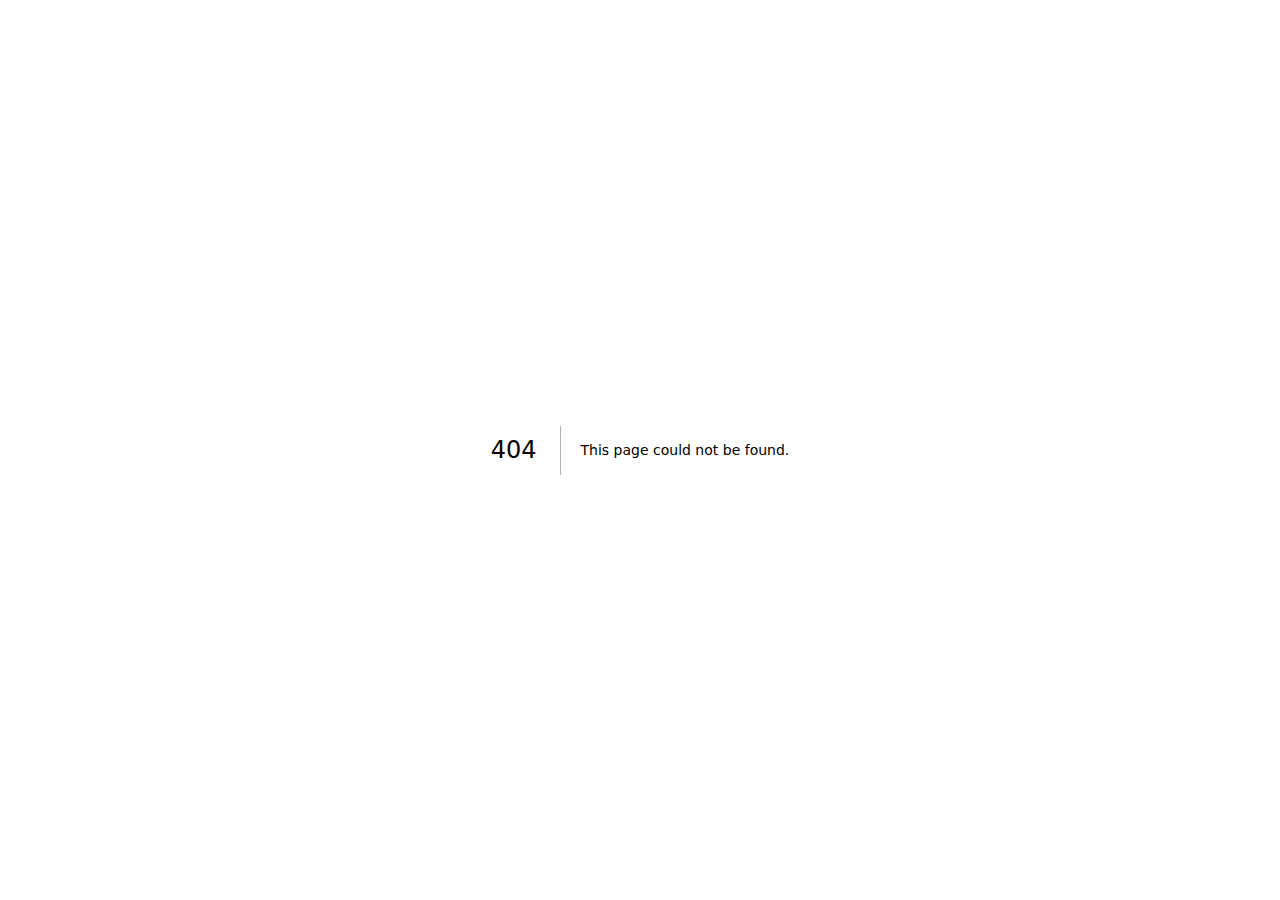
<file: 404/index.html>
<!DOCTYPE html><html lang="en"><head><meta charSet="utf-8"/><meta name="viewport" content="width=device-width, initial-scale=1"/><link rel="stylesheet" href="/_next/static/css/b71c68f4e81bc185.css" data-precedence="next"/><link rel="preload" as="script" fetchPriority="low" href="/_next/static/chunks/webpack-3a68ca926a023bb8.js"/><script src="/_next/static/chunks/4bd1b696-4ad49f259c53d116.js" async=""></script><script src="/_next/static/chunks/684-23781bf5977b41c5.js" async=""></script><script src="/_next/static/chunks/main-app-58e30e7c0fdbeefc.js" async=""></script><script src="/_next/static/chunks/802-523e22b4edadc965.js" async=""></script><script src="/_next/static/chunks/app/layout-64da6eafb09d4123.js" async=""></script><meta name="robots" content="noindex"/><title>404: This page could not be found.</title><link rel="preconnect" href="https://fonts.googleapis.com"/><link rel="preconnect" href="https://fonts.gstatic.com" crossorigin="anonymous"/><link href="https://fonts.googleapis.com/css2?family=Inter:wght@400;500;700&amp;family=Space+Grotesk:wght@400;500;700&amp;display=swap" rel="stylesheet"/><title>CodeFolio | Ari Ardiansyah</title><meta name="description" content="Personal portfolio of Ari Ardiansyah, a Fullstack Developer and Backend Engineer."/><script>document.querySelectorAll('body link[rel="icon"], body link[rel="apple-touch-icon"]').forEach(el => document.head.appendChild(el))</script><script src="/_next/static/chunks/polyfills-42372ed130431b0a.js" noModule=""></script></head><body class="font-body antialiased"><div style="font-family:system-ui,&quot;Segoe UI&quot;,Roboto,Helvetica,Arial,sans-serif,&quot;Apple Color Emoji&quot;,&quot;Segoe UI Emoji&quot;;height:100vh;text-align:center;display:flex;flex-direction:column;align-items:center;justify-content:center"><div><style>body{color:#000;background:#fff;margin:0}.next-error-h1{border-right:1px solid rgba(0,0,0,.3)}@media (prefers-color-scheme:dark){body{color:#fff;background:#000}.next-error-h1{border-right:1px solid rgba(255,255,255,.3)}}</style><h1 class="next-error-h1" style="display:inline-block;margin:0 20px 0 0;padding:0 23px 0 0;font-size:24px;font-weight:500;vertical-align:top;line-height:49px">404</h1><div style="display:inline-block"><h2 style="font-size:14px;font-weight:400;line-height:49px;margin:0">This page could not be found.</h2></div></div></div><!--$--><!--/$--><!--$--><!--/$--><div role="region" aria-label="Notifications (F8)" tabindex="-1" style="pointer-events:none"><ol tabindex="-1" class="fixed top-0 z-[100] flex max-h-screen w-full flex-col-reverse p-4 sm:bottom-0 sm:right-0 sm:top-auto sm:flex-col md:max-w-[420px]"></ol></div><script src="/_next/static/chunks/webpack-3a68ca926a023bb8.js" async=""></script><script>(self.__next_f=self.__next_f||[]).push([0])</script><script>self.__next_f.push([1,"1:\"$Sreact.fragment\"\n2:I[7555,[],\"\"]\n3:I[1295,[],\"\"]\n4:I[1459,[\"802\",\"static/chunks/802-523e22b4edadc965.js\",\"177\",\"static/chunks/app/layout-64da6eafb09d4123.js\"],\"Toaster\"]\n5:I[9665,[],\"MetadataBoundary\"]\n7:I[9665,[],\"OutletBoundary\"]\na:I[4911,[],\"AsyncMetadataOutlet\"]\nc:I[9665,[],\"ViewportBoundary\"]\ne:I[6614,[],\"\"]\n:HL[\"/_next/static/css/b71c68f4e81bc185.css\",\"style\"]\n"])</script><script>self.__next_f.push([1,"0:{\"P\":null,\"b\":\"l9-m3Qa4EhZTeO7Q68c5I\",\"p\":\"\",\"c\":[\"\",\"_not-found\",\"\"],\"i\":false,\"f\":[[[\"\",{\"children\":[\"/_not-found\",{\"children\":[\"__PAGE__\",{}]}]},\"$undefined\",\"$undefined\",true],[\"\",[\"$\",\"$1\",\"c\",{\"children\":[[[\"$\",\"link\",\"0\",{\"rel\":\"stylesheet\",\"href\":\"/_next/static/css/b71c68f4e81bc185.css\",\"precedence\":\"next\",\"crossOrigin\":\"$undefined\",\"nonce\":\"$undefined\"}]],[\"$\",\"html\",null,{\"lang\":\"en\",\"suppressHydrationWarning\":true,\"children\":[[\"$\",\"head\",null,{\"children\":[[\"$\",\"link\",null,{\"rel\":\"preconnect\",\"href\":\"https://fonts.googleapis.com\"}],[\"$\",\"link\",null,{\"rel\":\"preconnect\",\"href\":\"https://fonts.gstatic.com\",\"crossOrigin\":\"anonymous\"}],[\"$\",\"link\",null,{\"href\":\"https://fonts.googleapis.com/css2?family=Inter:wght@400;500;700\u0026family=Space+Grotesk:wght@400;500;700\u0026display=swap\",\"rel\":\"stylesheet\"}]]}],[\"$\",\"body\",null,{\"className\":\"font-body antialiased\",\"children\":[[\"$\",\"$L2\",null,{\"parallelRouterKey\":\"children\",\"error\":\"$undefined\",\"errorStyles\":\"$undefined\",\"errorScripts\":\"$undefined\",\"template\":[\"$\",\"$L3\",null,{}],\"templateStyles\":\"$undefined\",\"templateScripts\":\"$undefined\",\"notFound\":[[[\"$\",\"title\",null,{\"children\":\"404: This page could not be found.\"}],[\"$\",\"div\",null,{\"style\":{\"fontFamily\":\"system-ui,\\\"Segoe UI\\\",Roboto,Helvetica,Arial,sans-serif,\\\"Apple Color Emoji\\\",\\\"Segoe UI Emoji\\\"\",\"height\":\"100vh\",\"textAlign\":\"center\",\"display\":\"flex\",\"flexDirection\":\"column\",\"alignItems\":\"center\",\"justifyContent\":\"center\"},\"children\":[\"$\",\"div\",null,{\"children\":[[\"$\",\"style\",null,{\"dangerouslySetInnerHTML\":{\"__html\":\"body{color:#000;background:#fff;margin:0}.next-error-h1{border-right:1px solid rgba(0,0,0,.3)}@media (prefers-color-scheme:dark){body{color:#fff;background:#000}.next-error-h1{border-right:1px solid rgba(255,255,255,.3)}}\"}}],[\"$\",\"h1\",null,{\"className\":\"next-error-h1\",\"style\":{\"display\":\"inline-block\",\"margin\":\"0 20px 0 0\",\"padding\":\"0 23px 0 0\",\"fontSize\":24,\"fontWeight\":500,\"verticalAlign\":\"top\",\"lineHeight\":\"49px\"},\"children\":404}],[\"$\",\"div\",null,{\"style\":{\"display\":\"inline-block\"},\"children\":[\"$\",\"h2\",null,{\"style\":{\"fontSize\":14,\"fontWeight\":400,\"lineHeight\":\"49px\",\"margin\":0},\"children\":\"This page could not be found.\"}]}]]}]}]],[]],\"forbidden\":\"$undefined\",\"unauthorized\":\"$undefined\"}],[\"$\",\"$L4\",null,{}]]}]]}]]}],{\"children\":[\"/_not-found\",[\"$\",\"$1\",\"c\",{\"children\":[null,[\"$\",\"$L2\",null,{\"parallelRouterKey\":\"children\",\"error\":\"$undefined\",\"errorStyles\":\"$undefined\",\"errorScripts\":\"$undefined\",\"template\":[\"$\",\"$L3\",null,{}],\"templateStyles\":\"$undefined\",\"templateScripts\":\"$undefined\",\"notFound\":\"$undefined\",\"forbidden\":\"$undefined\",\"unauthorized\":\"$undefined\"}]]}],{\"children\":[\"__PAGE__\",[\"$\",\"$1\",\"c\",{\"children\":[[[\"$\",\"title\",null,{\"children\":\"404: This page could not be found.\"}],[\"$\",\"div\",null,{\"style\":\"$0:f:0:1:1:props:children:1:props:children:1:props:children:0:props:notFound:0:1:props:style\",\"children\":[\"$\",\"div\",null,{\"children\":[[\"$\",\"style\",null,{\"dangerouslySetInnerHTML\":{\"__html\":\"body{color:#000;background:#fff;margin:0}.next-error-h1{border-right:1px solid rgba(0,0,0,.3)}@media (prefers-color-scheme:dark){body{color:#fff;background:#000}.next-error-h1{border-right:1px solid rgba(255,255,255,.3)}}\"}}],[\"$\",\"h1\",null,{\"className\":\"next-error-h1\",\"style\":\"$0:f:0:1:1:props:children:1:props:children:1:props:children:0:props:notFound:0:1:props:children:props:children:1:props:style\",\"children\":404}],[\"$\",\"div\",null,{\"style\":\"$0:f:0:1:1:props:children:1:props:children:1:props:children:0:props:notFound:0:1:props:children:props:children:2:props:style\",\"children\":[\"$\",\"h2\",null,{\"style\":\"$0:f:0:1:1:props:children:1:props:children:1:props:children:0:props:notFound:0:1:props:children:props:children:2:props:children:props:style\",\"children\":\"This page could not be found.\"}]}]]}]}]],[\"$\",\"$L5\",null,{\"children\":\"$L6\"}],null,[\"$\",\"$L7\",null,{\"children\":[\"$L8\",\"$L9\",[\"$\",\"$La\",null,{\"promise\":\"$@b\"}]]}]]}],{},null,false]},null,false]},null,false],[\"$\",\"$1\",\"h\",{\"children\":[[\"$\",\"meta\",null,{\"name\":\"robots\",\"content\":\"noindex\"}],[\"$\",\"$1\",\"KQawgJPutAx8LC31lyj5_\",{\"children\":[[\"$\",\"$Lc\",null,{\"children\":\"$Ld\"}],null]}],null]}],false]],\"m\":\"$undefined\",\"G\":[\"$e\",\"$undefined\"],\"s\":false,\"S\":true}\n"])</script><script>self.__next_f.push([1,"f:\"$Sreact.suspense\"\n10:I[4911,[],\"AsyncMetadata\"]\n6:[\"$\",\"$f\",null,{\"fallback\":null,\"children\":[\"$\",\"$L10\",null,{\"promise\":\"$@11\"}]}]\n"])</script><script>self.__next_f.push([1,"9:null\n"])</script><script>self.__next_f.push([1,"d:[[\"$\",\"meta\",\"0\",{\"charSet\":\"utf-8\"}],[\"$\",\"meta\",\"1\",{\"name\":\"viewport\",\"content\":\"width=device-width, initial-scale=1\"}]]\n8:null\n"])</script><script>self.__next_f.push([1,"11:{\"metadata\":[[\"$\",\"title\",\"0\",{\"children\":\"CodeFolio | Ari Ardiansyah\"}],[\"$\",\"meta\",\"1\",{\"name\":\"description\",\"content\":\"Personal portfolio of Ari Ardiansyah, a Fullstack Developer and Backend Engineer.\"}]],\"error\":null,\"digest\":\"$undefined\"}\nb:{\"metadata\":\"$11:metadata\",\"error\":null,\"digest\":\"$undefined\"}\n"])</script></body></html>
</file>
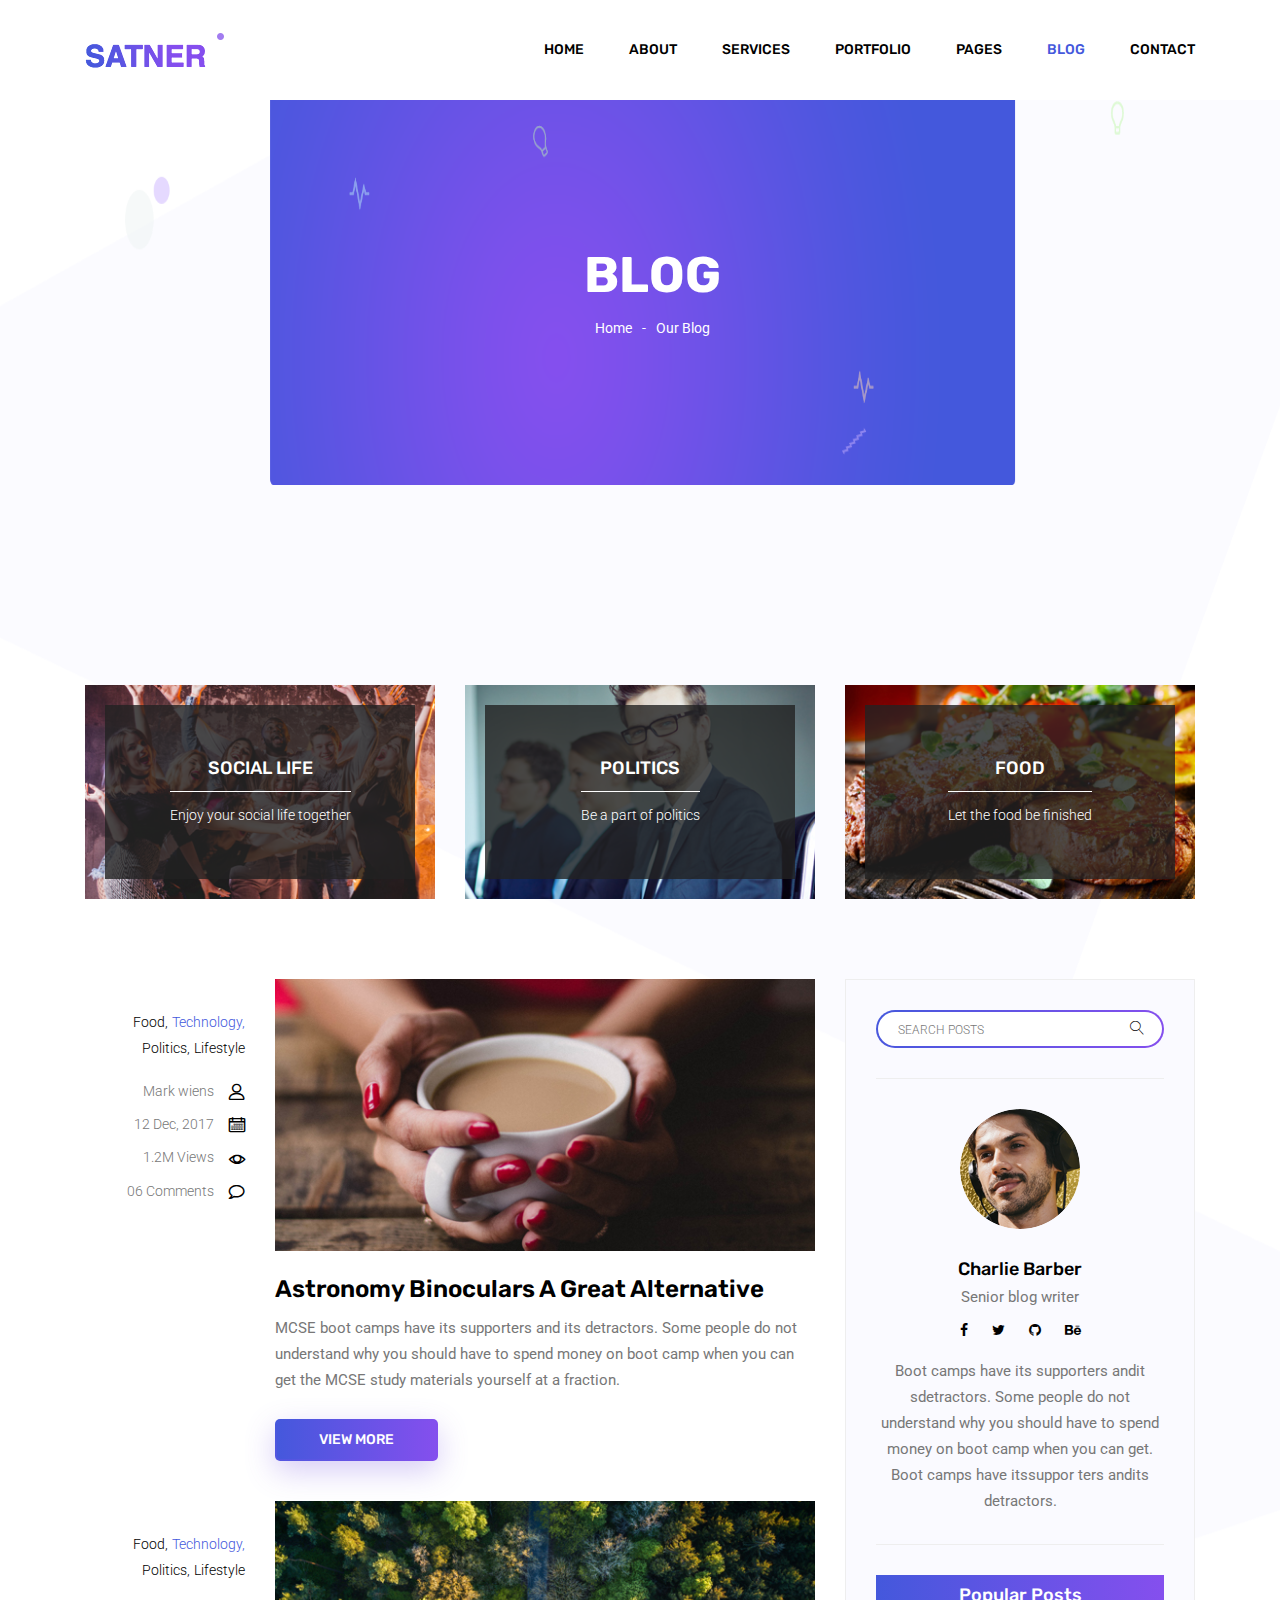
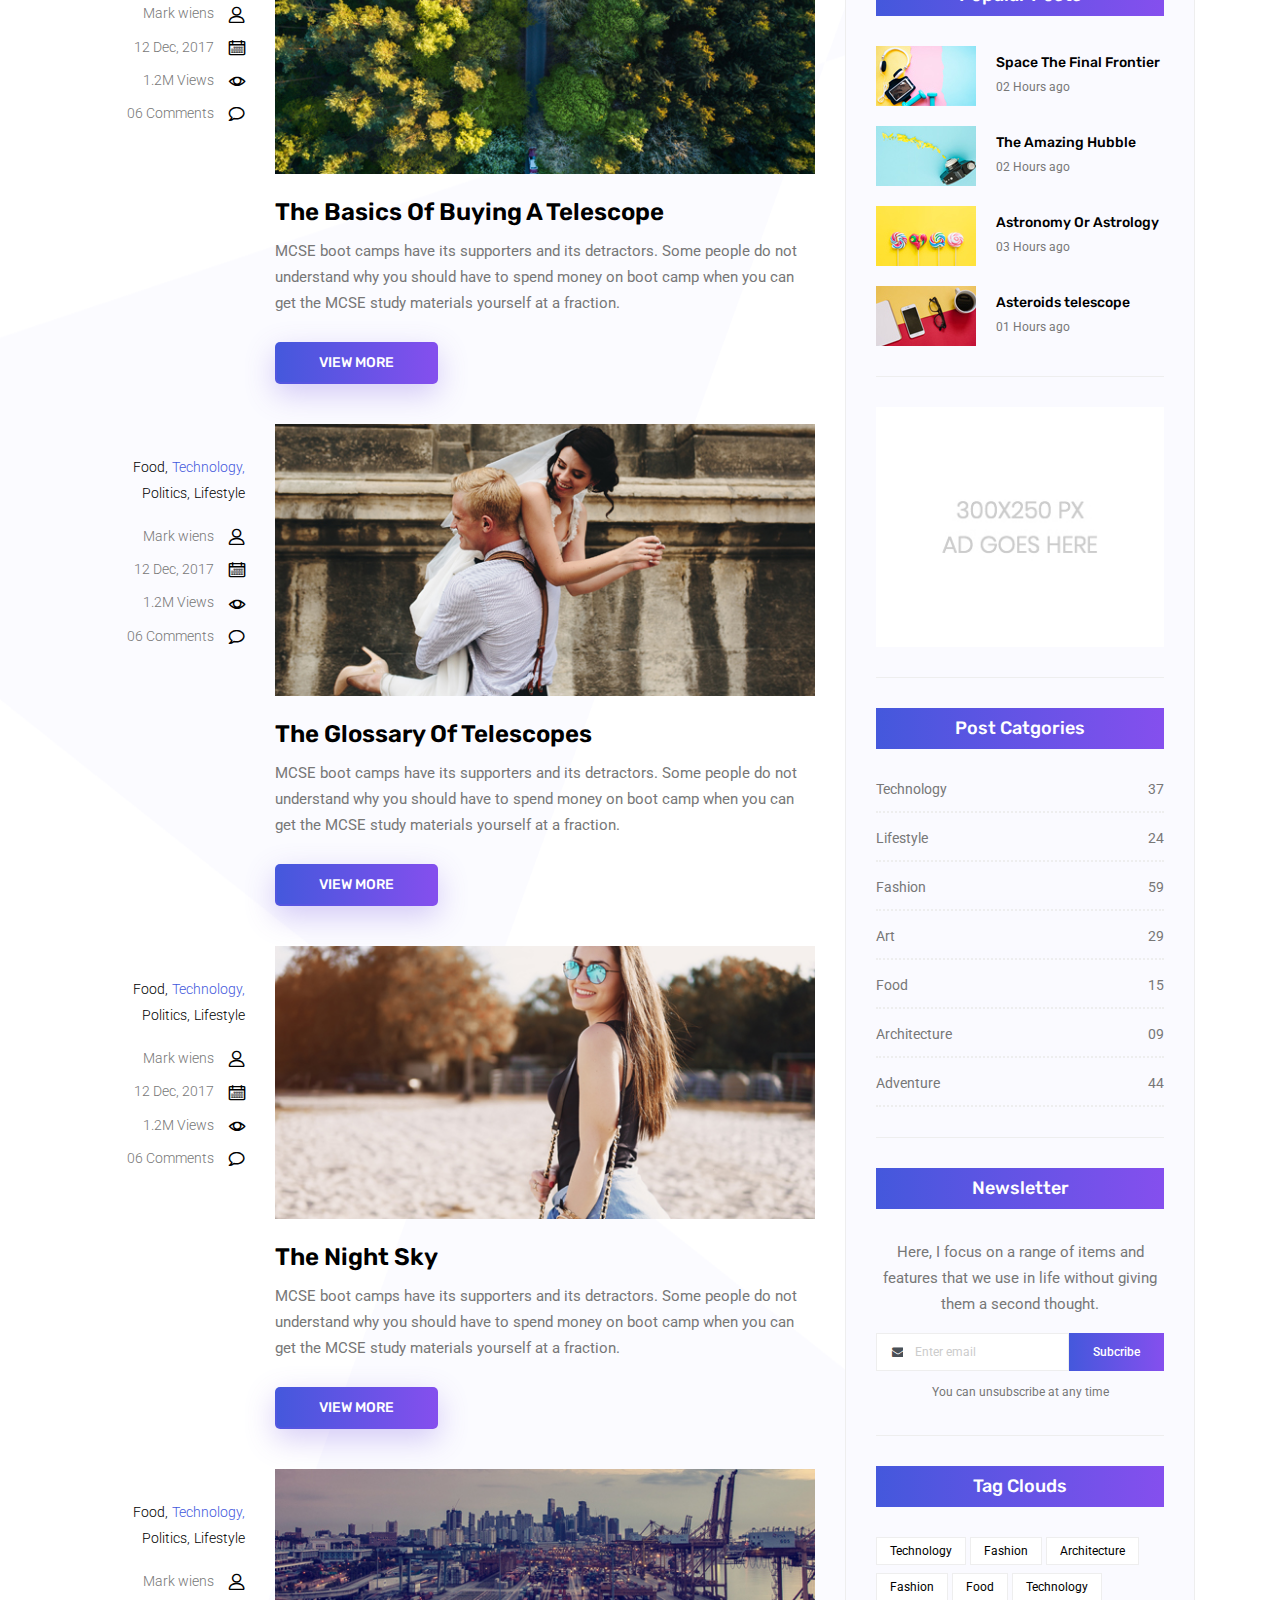
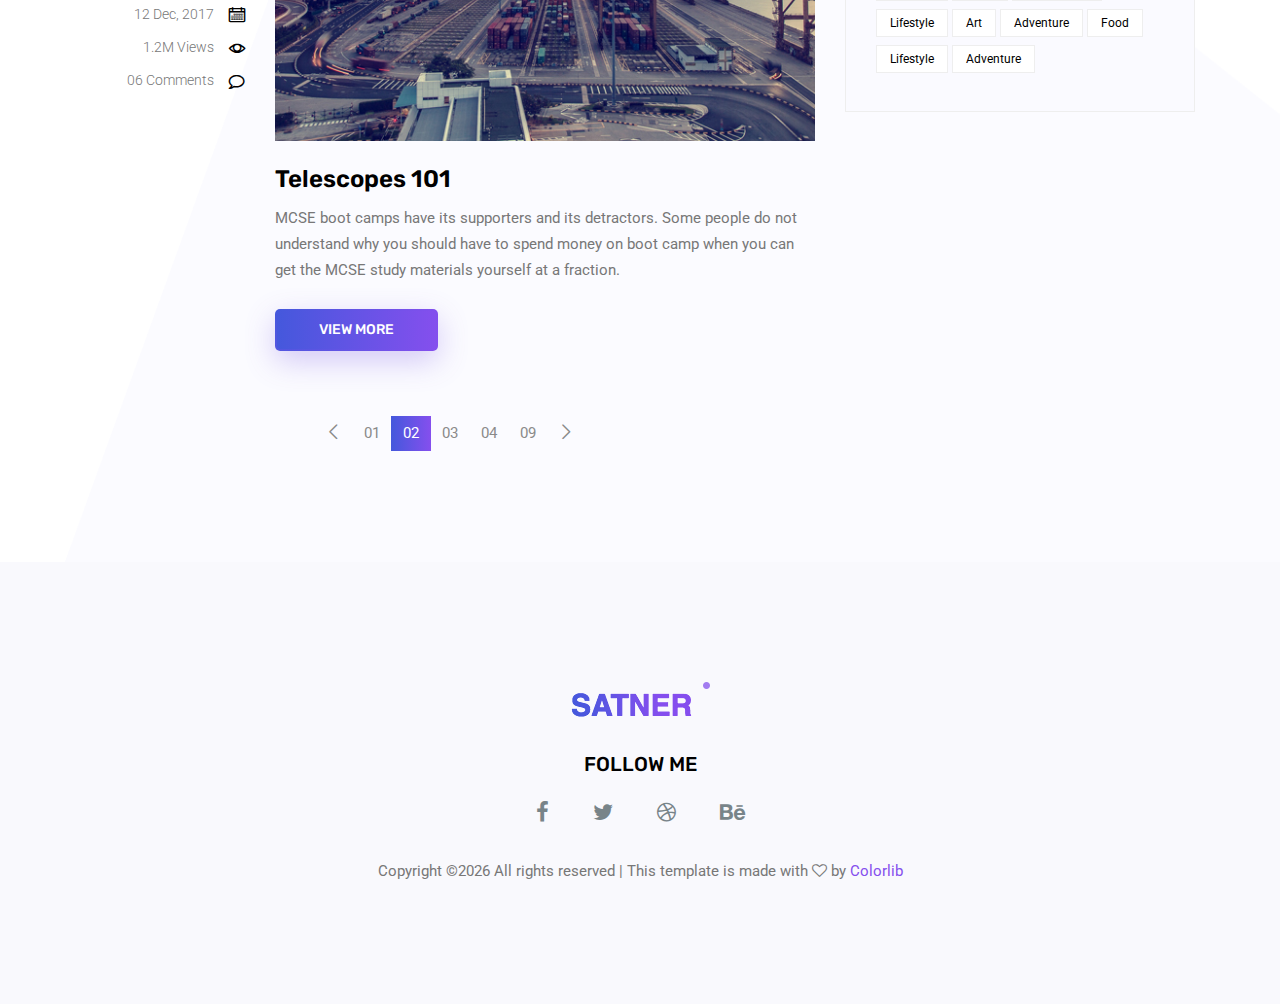
<file: blog.html>
<!doctype html>
<html lang="en">

<head>
	<!-- Required meta tags -->
	<meta charset="utf-8">
	<meta name="viewport" content="width=device-width, initial-scale=1, shrink-to-fit=no">
	<link rel="icon" href="img/favicon.png" type="image/png">
	<title>Blog</title>
	<!-- Bootstrap CSS -->
	<link rel="stylesheet" href="css/bootstrap.css">
	<link rel="stylesheet" href="vendors/linericon/style.css">
	<link rel="stylesheet" href="css/font-awesome.min.css">
	<link rel="stylesheet" href="vendors/owl-carousel/owl.carousel.min.css">
	<link rel="stylesheet" href="css/magnific-popup.css">
	<link rel="stylesheet" href="vendors/nice-select/css/nice-select.css">
	<!-- main css -->
	<link rel="stylesheet" href="css/style.css">
</head>

<body class="blog_version">

	<!--================ Start Header Area =================-->
	<header class="header_area">
		<div class="main_menu">
			<nav class="navbar navbar-expand-lg navbar-light">
				<div class="container">
					<!-- Brand and toggle get grouped for better mobile display -->
					<a class="navbar-brand logo_h" href="index.html"><img src="img/logo.png" alt=""></a>
					<button class="navbar-toggler" type="button" data-toggle="collapse" data-target="#navbarSupportedContent"
					 aria-controls="navbarSupportedContent" aria-expanded="false" aria-label="Toggle navigation">
						<span class="icon-bar"></span>
						<span class="icon-bar"></span>
						<span class="icon-bar"></span>
					</button>
					<!-- Collect the nav links, forms, and other content for toggling -->
					<div class="collapse navbar-collapse offset" id="navbarSupportedContent">
						<ul class="nav navbar-nav menu_nav justify-content-end">
							<li class="nav-item"><a class="nav-link" href="index.html">Home</a></li>
							<li class="nav-item"><a class="nav-link" href="about.html">About</a></li>
							<li class="nav-item"><a class="nav-link" href="services.html">Services</a></li>
							<li class="nav-item"><a class="nav-link" href="portfolio.html">Portfolio</a></li>
							<li class="nav-item submenu dropdown">
								<a href="#" class="nav-link dropdown-toggle" data-toggle="dropdown" role="button" aria-haspopup="true"
								 aria-expanded="false">Pages</a>
								<ul class="dropdown-menu">
                                    <li class="nav-item"><a class="nav-link" href="elements.html">Elements</a></li>
                                    <li class="nav-item"><a class="nav-link" href="portfolio-details.html">Portfolio Details</a></li>
								</ul>
							</li>
							<li class="nav-item submenu dropdown active">
								<a href="#" class="nav-link dropdown-toggle" data-toggle="dropdown" role="button" aria-haspopup="true"
								 aria-expanded="false">Blog</a>
								<ul class="dropdown-menu">
									<li class="nav-item"><a class="nav-link" href="blog.html">Blog</a></li>
									<li class="nav-item"><a class="nav-link" href="single-blog.html">Blog Details</a></li>
								</ul>
							</li>
							<li class="nav-item"><a class="nav-link" href="contact.html">Contact</a></li>
						</ul>
					</div>
				</div>
			</nav>
		</div>
	</header>
	<!--================ End Header Area =================-->

    <!--================ Start Banner Area =================-->
    <section class="banner_area">
        <div class="banner_inner d-flex align-items-center">
            <div class="container">
                <div class="banner_content text-center">
                    <h2>Blog</h2>
                    <div class="page_link">
                        <a href="index.html">Home</a>
                        <a href="blog.html">Our Blog</a>
                    </div>
                </div>
            </div>
        </div>
    </section>
    <!--================ End Banner Area =================-->
        
    <!--================Blog Categorie Area =================-->
    <section class="blog_categorie_area section_gap_top">
        <div class="container">
            <div class="row">
                <div class="col-lg-4">
                    <div class="categories_post">
                        <img src="img/blog/cat-post/cat-post-3.jpg" alt="post">
                        <div class="categories_details">
                            <div class="categories_text">
                                <a href="single-blog.html"><h5>Social Life</h5></a>
                                <div class="border_line"></div>
                                <p>Enjoy your social life together</p>
                            </div>
                        </div>
                    </div>
                </div>
                <div class="col-lg-4">
                    <div class="categories_post">
                        <img src="img/blog/cat-post/cat-post-2.jpg" alt="post">
                        <div class="categories_details">
                            <div class="categories_text">
                                <a href="single-blog.html"><h5>Politics</h5></a>
                                <div class="border_line"></div>
                                <p>Be a part of politics</p>
                            </div>
                        </div>
                    </div>
                </div>
                <div class="col-lg-4">
                    <div class="categories_post">
                        <img src="img/blog/cat-post/cat-post-1.jpg" alt="post">
                        <div class="categories_details">
                            <div class="categories_text">
                                <a href="single-blog.html"><h5>Food</h5></a>
                                <div class="border_line"></div>
                                <p>Let the food be finished</p>
                            </div>
                        </div>
                    </div>
                </div>
            </div>
        </div>
    </section>
    <!--================Blog Categorie Area =================-->
    
    <!--================Blog Area =================-->
    <section class="blog_area">
        <div class="container">
            <div class="row">
                <div class="col-lg-8">
                    <div class="blog_left_sidebar">
                        <article class="row blog_item">
                            <div class="col-md-3">
                                <div class="blog_info text-right">
                                    <div class="post_tag">
                                        <a href="#">Food,</a>
                                        <a class="active" href="#">Technology,</a>
                                        <a href="#">Politics,</a>
                                        <a href="#">Lifestyle</a>
                                    </div>
                                    <ul class="blog_meta list">
                                        <li><a href="#">Mark wiens<i class="lnr lnr-user"></i></a></li>
                                        <li><a href="#">12 Dec, 2017<i class="lnr lnr-calendar-full"></i></a></li>
                                        <li><a href="#">1.2M Views<i class="lnr lnr-eye"></i></a></li>
                                        <li><a href="#">06 Comments<i class="lnr lnr-bubble"></i></a></li>
                                    </ul>
                                </div>
                            </div>
                            <div class="col-md-9">
                                <div class="blog_post">
                                    <img src="img/blog/main-blog/m-blog-1.jpg" alt="">
                                    <div class="blog_details">
                                        <a href="single-blog.html"><h2>Astronomy Binoculars A Great Alternative</h2></a>
                                        <p>MCSE boot camps have its supporters and its detractors. Some people do not understand why you should have to spend money on boot camp when you can get the MCSE study materials yourself at a fraction.</p>
                                        <a href="single-blog.html" class="primary_btn"><span>View More</span></a>
                                    </div>
                                </div>
                            </div>
                        </article>
                        <article class="row blog_item">
                            <div class="col-md-3">
                                <div class="blog_info text-right">
                                    <div class="post_tag">
                                        <a href="#">Food,</a>
                                        <a class="active" href="#">Technology,</a>
                                        <a href="#">Politics,</a>
                                        <a href="#">Lifestyle</a>
                                    </div>
                                    <ul class="blog_meta list">
                                        <li><a href="#">Mark wiens<i class="lnr lnr-user"></i></a></li>
                                        <li><a href="#">12 Dec, 2017<i class="lnr lnr-calendar-full"></i></a></li>
                                        <li><a href="#">1.2M Views<i class="lnr lnr-eye"></i></a></li>
                                        <li><a href="#">06 Comments<i class="lnr lnr-bubble"></i></a></li>
                                    </ul>
                                </div>
                            </div>
                            <div class="col-md-9">
                                <div class="blog_post">
                                    <img src="img/blog/main-blog/m-blog-2.jpg" alt="">
                                    <div class="blog_details">
                                        <a href="single-blog.html"><h2>The Basics Of Buying A Telescope</h2></a>
                                        <p>MCSE boot camps have its supporters and its detractors. Some people do not understand why you should have to spend money on boot camp when you can get the MCSE study materials yourself at a fraction.</p>
                                        <a href="single-blog.html" class="primary_btn"><span>View More</span></a>
                                    </div>
                                </div>
                            </div>
                        </article>
                        <article class="row blog_item">
                            <div class="col-md-3">
                                <div class="blog_info text-right">
                                    <div class="post_tag">
                                        <a href="#">Food,</a>
                                        <a class="active" href="#">Technology,</a>
                                        <a href="#">Politics,</a>
                                        <a href="#">Lifestyle</a>
                                    </div>
                                    <ul class="blog_meta list">
                                        <li><a href="#">Mark wiens<i class="lnr lnr-user"></i></a></li>
                                        <li><a href="#">12 Dec, 2017<i class="lnr lnr-calendar-full"></i></a></li>
                                        <li><a href="#">1.2M Views<i class="lnr lnr-eye"></i></a></li>
                                        <li><a href="#">06 Comments<i class="lnr lnr-bubble"></i></a></li>
                                    </ul>
                                </div>
                            </div>
                            <div class="col-md-9">
                                <div class="blog_post">
                                    <img src="img/blog/main-blog/m-blog-3.jpg" alt="">
                                    <div class="blog_details">
                                        <a href="single-blog.html"><h2>The Glossary Of Telescopes</h2></a>
                                        <p>MCSE boot camps have its supporters and its detractors. Some people do not understand why you should have to spend money on boot camp when you can get the MCSE study materials yourself at a fraction.</p>
                                        <a href="single-blog.html" class="primary_btn"><span>View More</span></a>
                                    </div>
                                </div>
                            </div>
                        </article>
                        <article class="row blog_item">
                            <div class="col-md-3">
                                <div class="blog_info text-right">
                                    <div class="post_tag">
                                        <a href="#">Food,</a>
                                        <a class="active" href="#">Technology,</a>
                                        <a href="#">Politics,</a>
                                        <a href="#">Lifestyle</a>
                                    </div>
                                    <ul class="blog_meta list">
                                        <li><a href="#">Mark wiens<i class="lnr lnr-user"></i></a></li>
                                        <li><a href="#">12 Dec, 2017<i class="lnr lnr-calendar-full"></i></a></li>
                                        <li><a href="#">1.2M Views<i class="lnr lnr-eye"></i></a></li>
                                        <li><a href="#">06 Comments<i class="lnr lnr-bubble"></i></a></li>
                                    </ul>
                                </div>
                            </div>
                            <div class="col-md-9">
                                <div class="blog_post">
                                    <img src="img/blog/main-blog/m-blog-4.jpg" alt="">
                                    <div class="blog_details">
                                        <a href="single-blog.html"><h2>The Night Sky</h2></a>
                                        <p>MCSE boot camps have its supporters and its detractors. Some people do not understand why you should have to spend money on boot camp when you can get the MCSE study materials yourself at a fraction.</p>
                                        <a href="single-blog.html" class="primary_btn"><span>View More</span></a>
                                    </div>
                                </div>
                            </div>
                        </article>
                        <article class="row blog_item">
                            <div class="col-md-3">
                                <div class="blog_info text-right">
                                    <div class="post_tag">
                                        <a href="#">Food,</a>
                                        <a class="active" href="#">Technology,</a>
                                        <a href="#">Politics,</a>
                                        <a href="#">Lifestyle</a>
                                    </div>
                                    <ul class="blog_meta list">
                                        <li><a href="#">Mark wiens<i class="lnr lnr-user"></i></a></li>
                                        <li><a href="#">12 Dec, 2017<i class="lnr lnr-calendar-full"></i></a></li>
                                        <li><a href="#">1.2M Views<i class="lnr lnr-eye"></i></a></li>
                                        <li><a href="#">06 Comments<i class="lnr lnr-bubble"></i></a></li>
                                    </ul>
                                </div>
                            </div>
                            <div class="col-md-9">
                                <div class="blog_post">
                                    <img src="img/blog/main-blog/m-blog-5.jpg" alt="">
                                    <div class="blog_details">
                                        <a href="single-blog.html"><h2>Telescopes 101</h2></a>
                                        <p>MCSE boot camps have its supporters and its detractors. Some people do not understand why you should have to spend money on boot camp when you can get the MCSE study materials yourself at a fraction.</p>
                                        <a href="single-blog.html" class="primary_btn"><span>View More</span></a>
                                    </div>
                                </div>
                            </div>
                        </article>
                        <nav class="blog-pagination justify-content-center d-flex">
                            <ul class="pagination">
                                <li class="page-item">
                                    <a href="#" class="page-link" aria-label="Previous">
                                        <span aria-hidden="true">
                                            <span class="lnr lnr-chevron-left"></span>
                                        </span>
                                    </a>
                                </li>
                                <li class="page-item"><a href="#" class="page-link">01</a></li>
                                <li class="page-item active"><a href="#" class="page-link">02</a></li>
                                <li class="page-item"><a href="#" class="page-link">03</a></li>
                                <li class="page-item"><a href="#" class="page-link">04</a></li>
                                <li class="page-item"><a href="#" class="page-link">09</a></li>
                                <li class="page-item">
                                    <a href="#" class="page-link" aria-label="Next">
                                        <span aria-hidden="true">
                                            <span class="lnr lnr-chevron-right"></span>
                                        </span>
                                    </a>
                                </li>
                            </ul>
                        </nav>
                    </div>
                </div>
                <div class="col-lg-4">
                    <div class="blog_right_sidebar">
                        <aside class="single_sidebar_widget search_widget">
                            <div class="input-group">
                                <input type="text" class="form-control" placeholder="Search Posts">
                                <span class="input-group-btn">
                                    <button class="btn btn-default" type="button"><i class="lnr lnr-magnifier"></i></button>
                                </span>
                            </div><!-- /input-group -->
                            <div class="br"></div>
                        </aside>
                        <aside class="single_sidebar_widget author_widget">
                            <img class="author_img rounded-circle" src="img/blog/author.png" alt="">
                            <h4>Charlie Barber</h4>
                            <p>Senior blog writer</p>
                            <div class="social_icon">
                                <a href="#"><i class="fa fa-facebook"></i></a>
                                <a href="#"><i class="fa fa-twitter"></i></a>
                                <a href="#"><i class="fa fa-github"></i></a>
                                <a href="#"><i class="fa fa-behance"></i></a>
                            </div>
                            <p>Boot camps have its supporters andit sdetractors. Some people do not understand why you should have to spend money on boot camp when you can get. Boot camps have itssuppor ters andits detractors.</p>
                            <div class="br"></div>
                        </aside>
                        <aside class="single_sidebar_widget popular_post_widget">
                            <h3 class="widget_title">Popular Posts</h3>
                            <div class="media post_item">
                                <img src="img/blog/popular-post/post1.jpg" alt="post">
                                <div class="media-body">
                                    <a href="single-blog.html"><h3>Space The Final Frontier</h3></a>
                                    <p>02 Hours ago</p>
                                </div>
                            </div>
                            <div class="media post_item">
                                <img src="img/blog/popular-post/post2.jpg" alt="post">
                                <div class="media-body">
                                    <a href="single-blog.html"><h3>The Amazing Hubble</h3></a>
                                    <p>02 Hours ago</p>
                                </div>
                            </div>
                            <div class="media post_item">
                                <img src="img/blog/popular-post/post3.jpg" alt="post">
                                <div class="media-body">
                                    <a href="single-blog.html"><h3>Astronomy Or Astrology</h3></a>
                                    <p>03 Hours ago</p>
                                </div>
                            </div>
                            <div class="media post_item">
                                <img src="img/blog/popular-post/post4.jpg" alt="post">
                                <div class="media-body">
                                    <a href="single-blog.html"><h3>Asteroids telescope</h3></a>
                                    <p>01 Hours ago</p>
                                </div>
                            </div>
                            <div class="br"></div>
                        </aside>
                        <aside class="single_sidebar_widget ads_widget">
                            <a href="#"><img class="img-fluid" src="img/blog/add.jpg" alt=""></a>
                            <div class="br"></div>
                        </aside>
                        <aside class="single_sidebar_widget post_category_widget">
                            <h4 class="widget_title">Post Catgories</h4>
                            <ul class="list cat-list">
                                <li>
                                    <a href="#" class="d-flex justify-content-between">
                                        <p>Technology</p>
                                        <p>37</p>
                                    </a>
                                </li>
                                <li>
                                    <a href="#" class="d-flex justify-content-between">
                                        <p>Lifestyle</p>
                                        <p>24</p>
                                    </a>
                                </li>
                                <li>
                                    <a href="#" class="d-flex justify-content-between">
                                        <p>Fashion</p>
                                        <p>59</p>
                                    </a>
                                </li>
                                <li>
                                    <a href="#" class="d-flex justify-content-between">
                                        <p>Art</p>
                                        <p>29</p>
                                    </a>
                                </li>
                                <li>
                                    <a href="#" class="d-flex justify-content-between">
                                        <p>Food</p>
                                        <p>15</p>
                                    </a>
                                </li>
                                <li>
                                    <a href="#" class="d-flex justify-content-between">
                                        <p>Architecture</p>
                                        <p>09</p>
                                    </a>
                                </li>
                                <li>
                                    <a href="#" class="d-flex justify-content-between">
                                        <p>Adventure</p>
                                        <p>44</p>
                                    </a>
                                </li>															
                            </ul>
                            <div class="br"></div>
                        </aside>
                        <aside class="single-sidebar-widget newsletter_widget">
                            <h4 class="widget_title">Newsletter</h4>
                            <p>
                            Here, I focus on a range of items and features that we use in life without
                            giving them a second thought.
                            </p>
                            <div class="form-group d-flex flex-row">
                                <div class="input-group">
                                    <div class="input-group-prepend">
                                        <div class="input-group-text"><i class="fa fa-envelope" aria-hidden="true"></i></div>
                                    </div>
                                    <input type="text" class="form-control" id="inlineFormInputGroup" placeholder="Enter email" onfocus="this.placeholder = ''" onblur="this.placeholder = 'Enter email'">
                                </div>
                                <a href="#" class="bbtns">Subcribe</a>
                            </div>	
                            <p class="text-bottom">You can unsubscribe at any time</p>	
                            <div class="br"></div>							
                        </aside>
                        <aside class="single-sidebar-widget tag_cloud_widget">
                            <h4 class="widget_title">Tag Clouds</h4>
                            <ul class="list">
                                <li><a href="#">Technology</a></li>
                                <li><a href="#">Fashion</a></li>
                                <li><a href="#">Architecture</a></li>
                                <li><a href="#">Fashion</a></li>
                                <li><a href="#">Food</a></li>
                                <li><a href="#">Technology</a></li>
                                <li><a href="#">Lifestyle</a></li>
                                <li><a href="#">Art</a></li>
                                <li><a href="#">Adventure</a></li>
                                <li><a href="#">Food</a></li>
                                <li><a href="#">Lifestyle</a></li>
                                <li><a href="#">Adventure</a></li>
                            </ul>
                        </aside>
                    </div>
                </div>
            </div>
        </div>
    </section>
    <!--================Blog Area =================-->
    
    <!--================Footer Area =================-->
	<footer class="footer_area">
        <div class="container">
            <div class="row justify-content-center">
                <div class="col-lg-12">
                    <div class="footer_top flex-column">
                        <div class="footer_logo">
                            <a href="#">
                                <img src="img/logo.png" alt="">
                            </a>
                            <h4>Follow Me</h4>
                        </div>
                        <div class="footer_social">
                            <a href="#"><i class="fa fa-facebook"></i></a>
                            <a href="#"><i class="fa fa-twitter"></i></a>
                            <a href="#"><i class="fa fa-dribbble"></i></a>
                            <a href="#"><i class="fa fa-behance"></i></a>
                        </div>
                    </div>
                </div>
            </div>
            <div class="row footer_bottom justify-content-center">
                <p class="col-lg-8 col-sm-12 footer-text">
                    <!-- Link back to Colorlib can't be removed. Template is licensed under CC BY 3.0. -->
Copyright &copy;<script>document.write(new Date().getFullYear());</script> All rights reserved | This template is made with <i class="fa fa-heart-o" aria-hidden="true"></i> by <a href="https://colorlib.com" target="_blank">Colorlib</a>
<!-- Link back to Colorlib can't be removed. Template is licensed under CC BY 3.0. --></p>
            </div>
        </div>
    </footer>
    <!--================End Footer Area =================-->
   
    <!-- Optional JavaScript -->
    <!-- jQuery first, then Popper.js, then Bootstrap JS -->
    <script src="js/jquery-3.2.1.min.js"></script>
    <script src="js/popper.js"></script>
    <script src="js/bootstrap.min.js"></script>
    <script src="js/stellar.js"></script>
    <script src="vendors/lightbox/simpleLightbox.min.js"></script>
    <script src="vendors/nice-select/js/jquery.nice-select.min.js"></script>
    <script src="vendors/isotope/imagesloaded.pkgd.min.js"></script>
    <script src="vendors/isotope/isotope-min.js"></script>
    <script src="vendors/owl-carousel/owl.carousel.min.js"></script>
    <script src="js/jquery.ajaxchimp.min.js"></script>
    <script src="js/mail-script.js"></script>
    <script src="js/theme.js"></script>
</body>
</html>
</file>
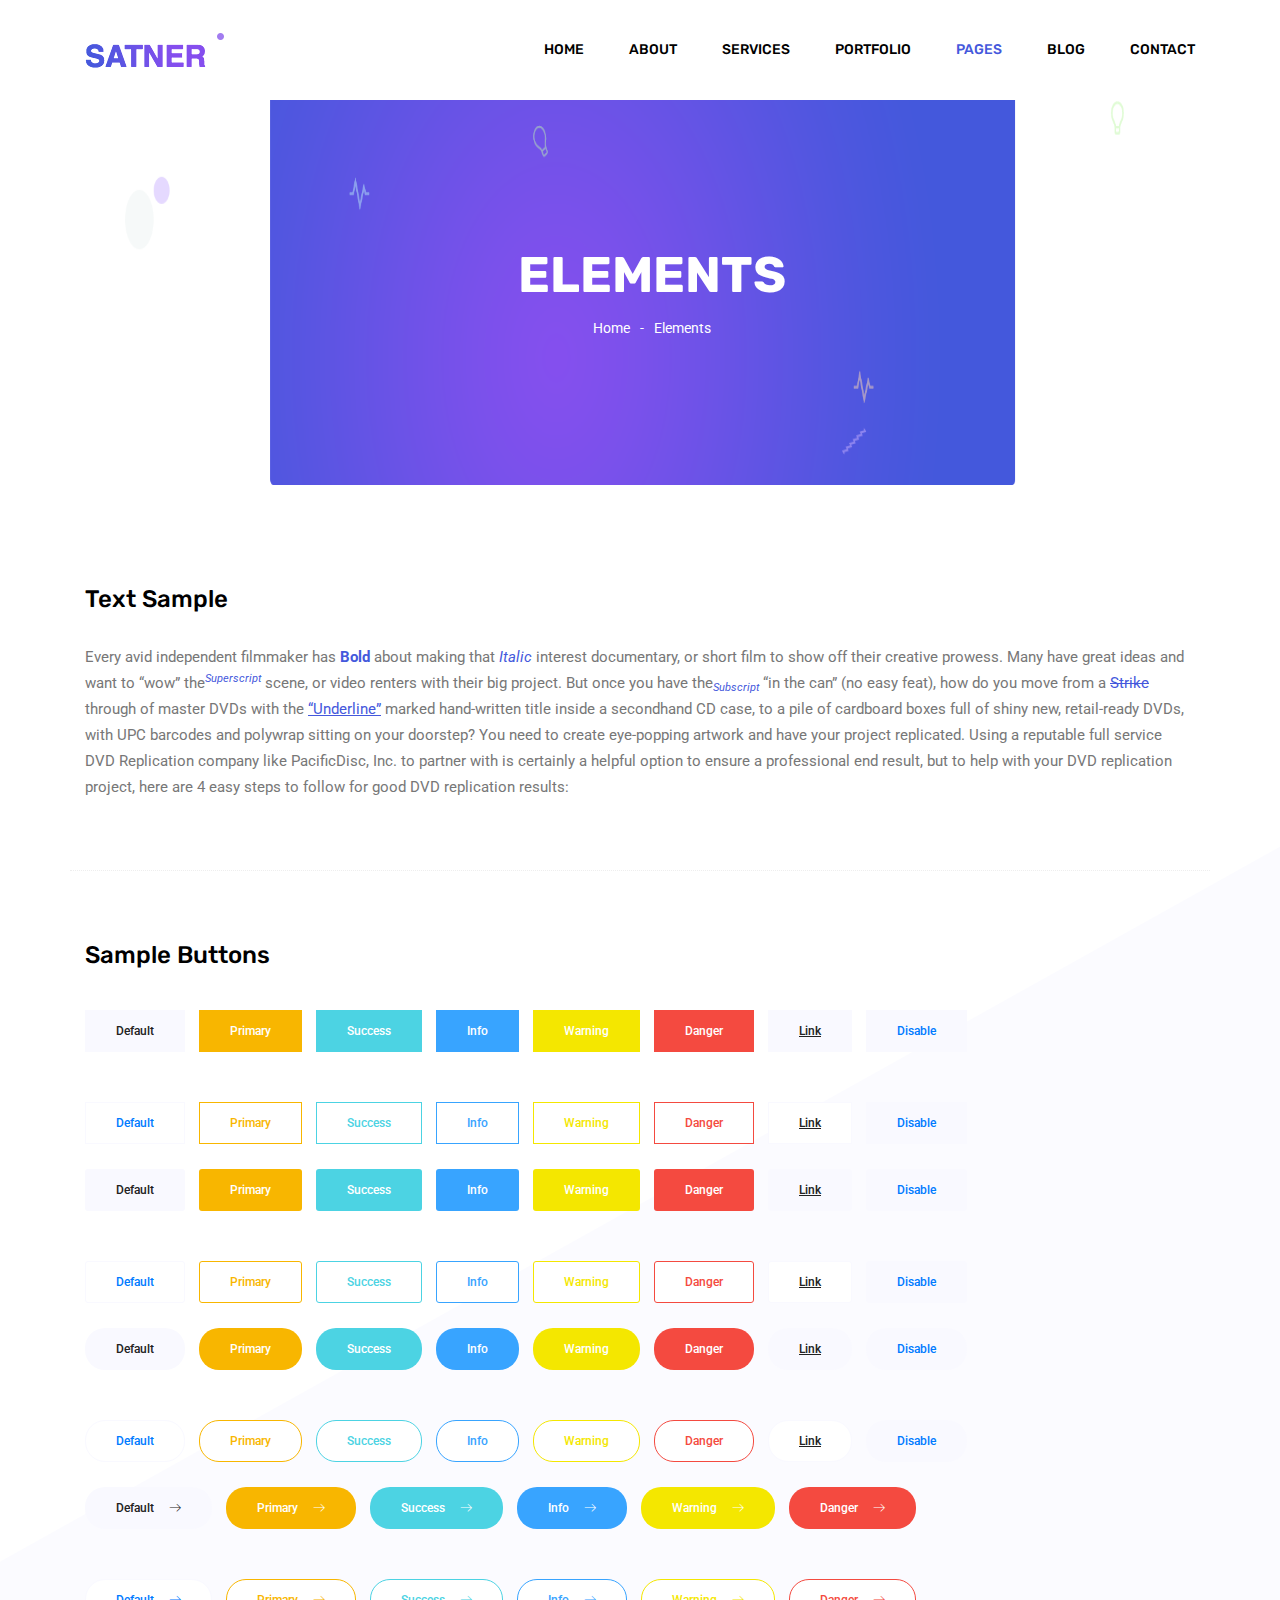
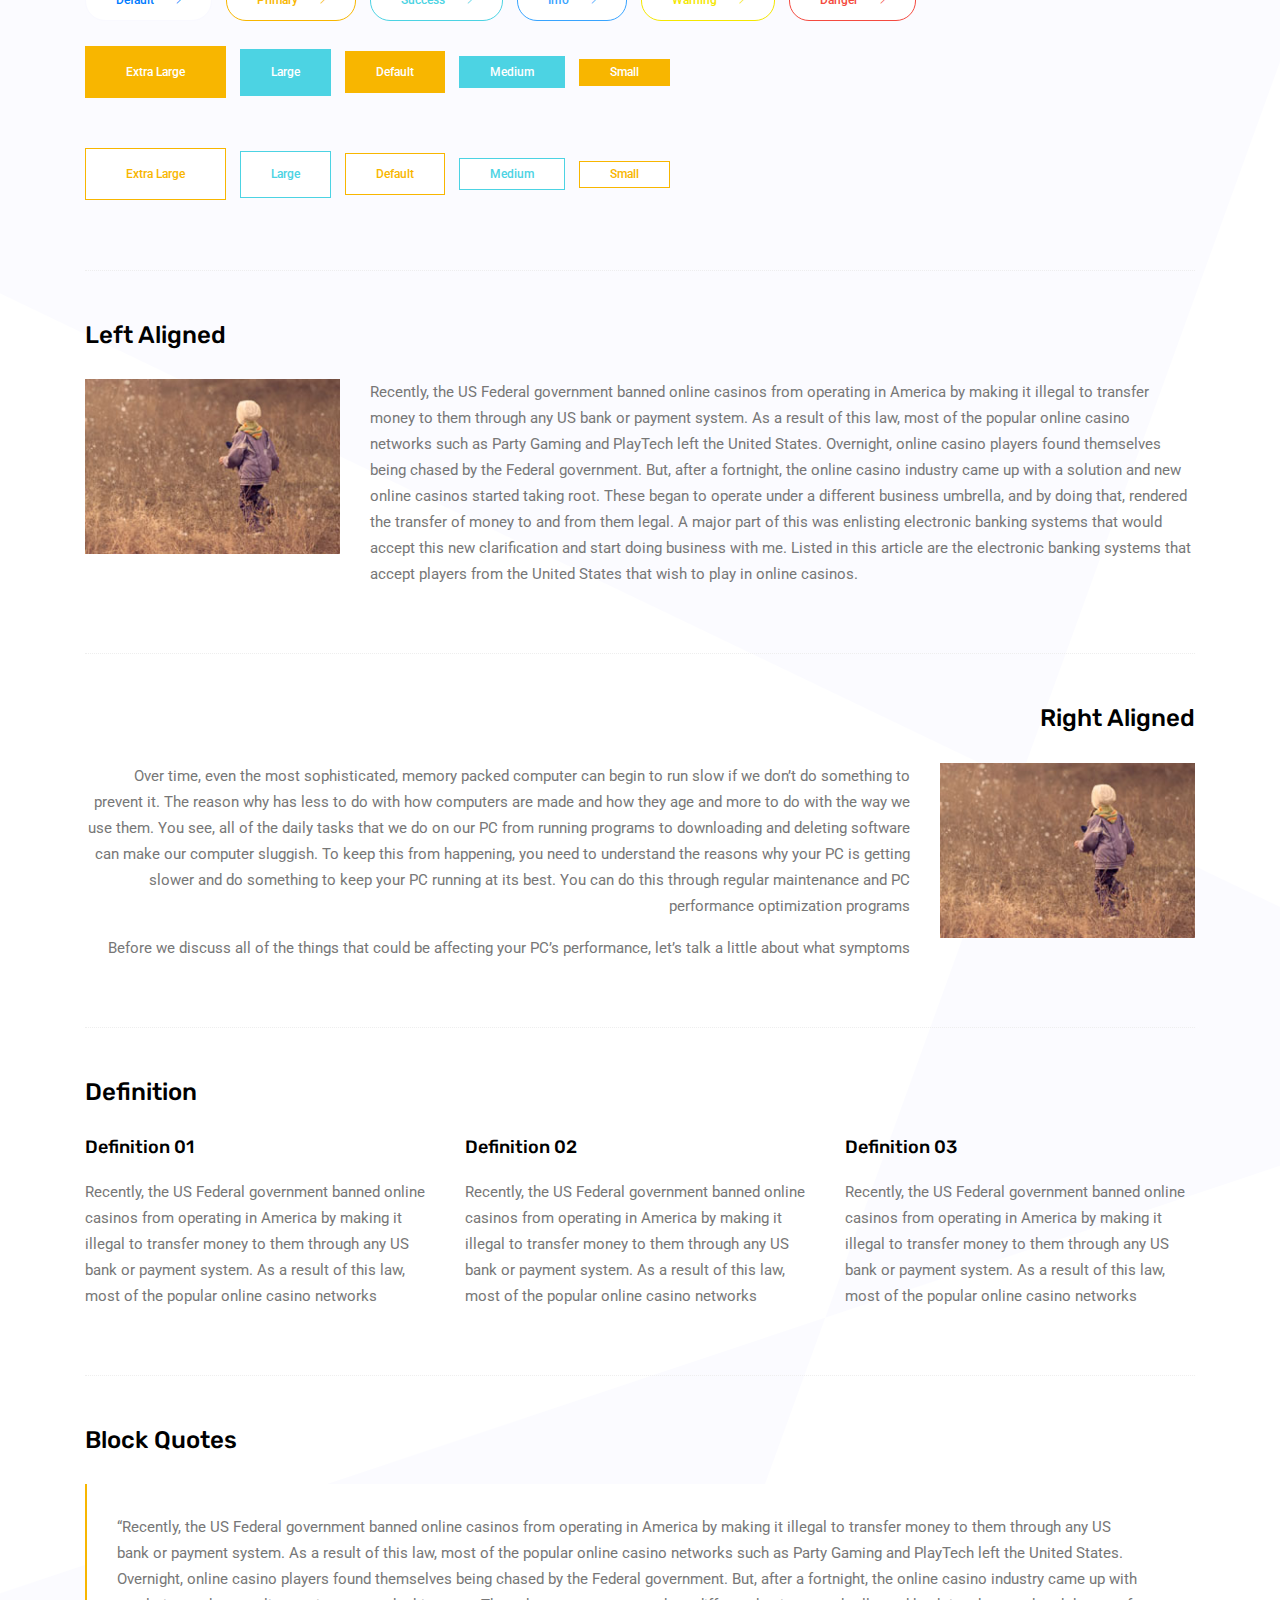
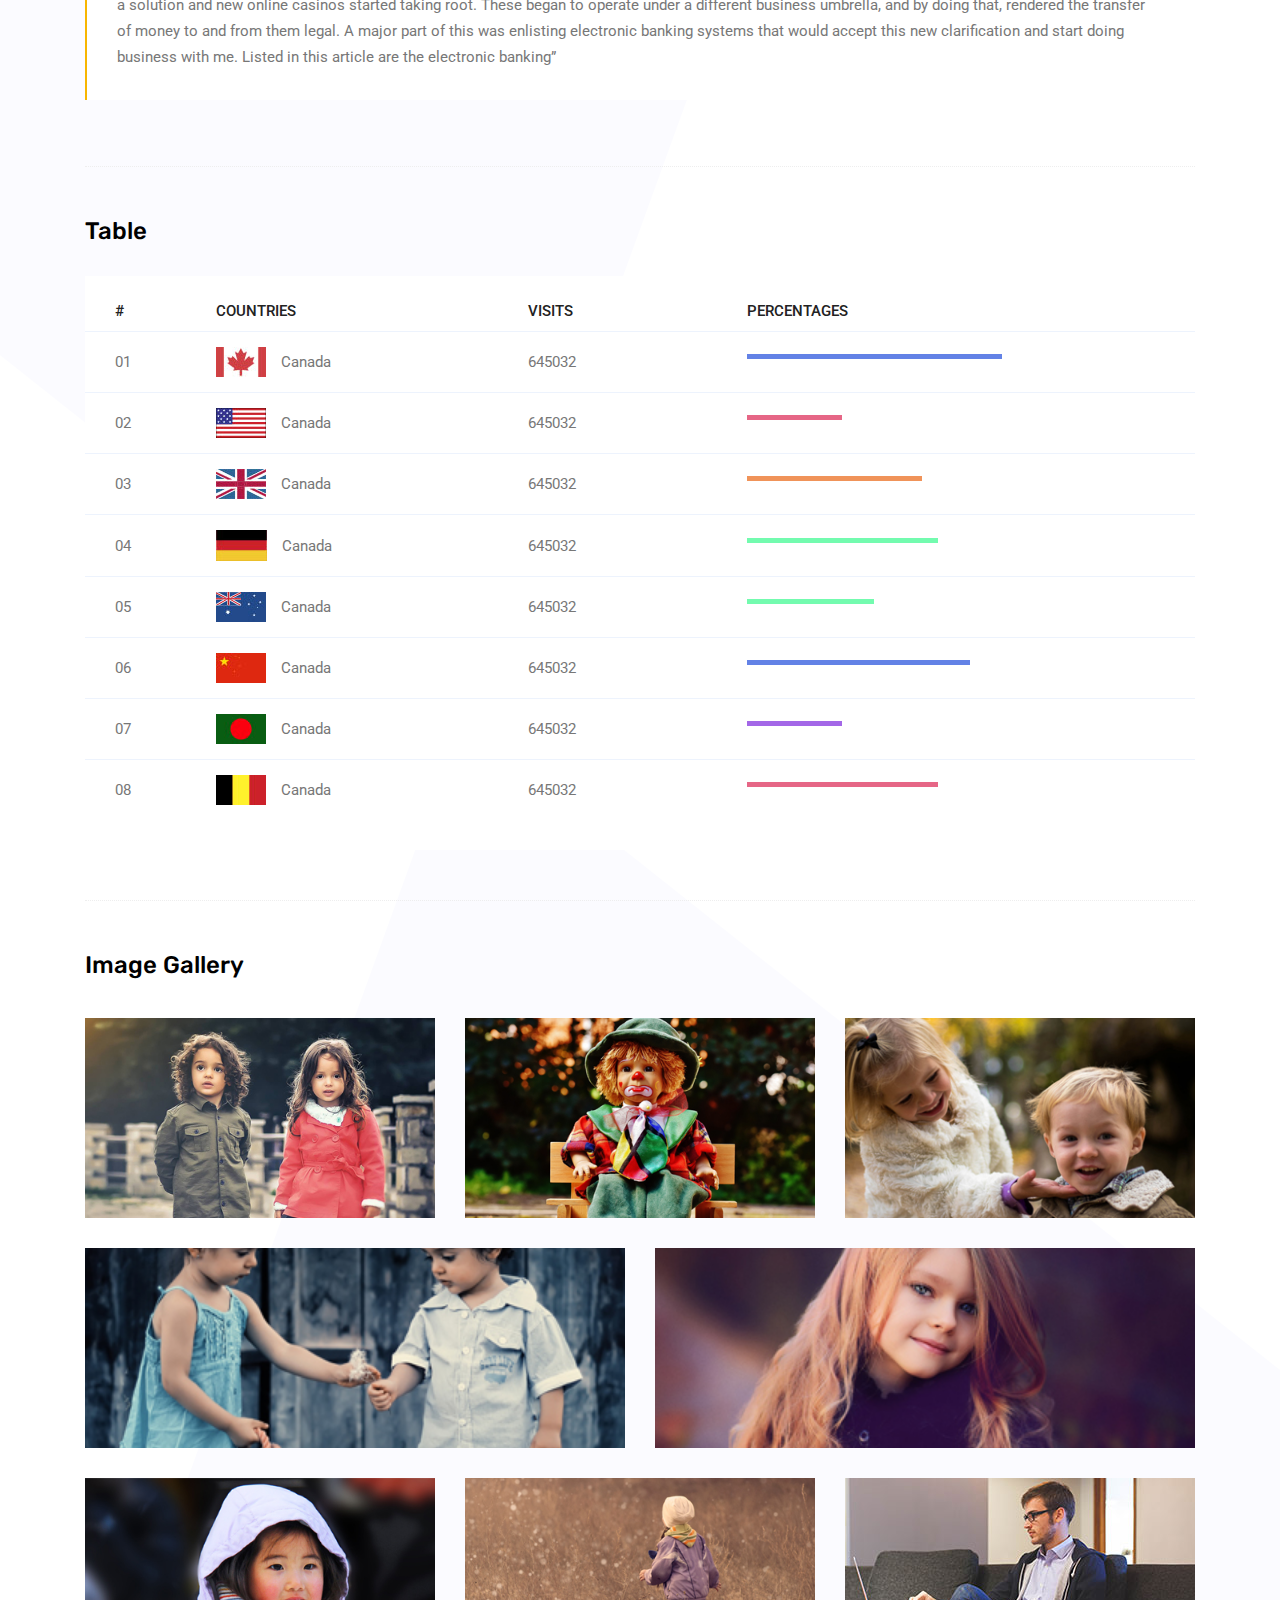
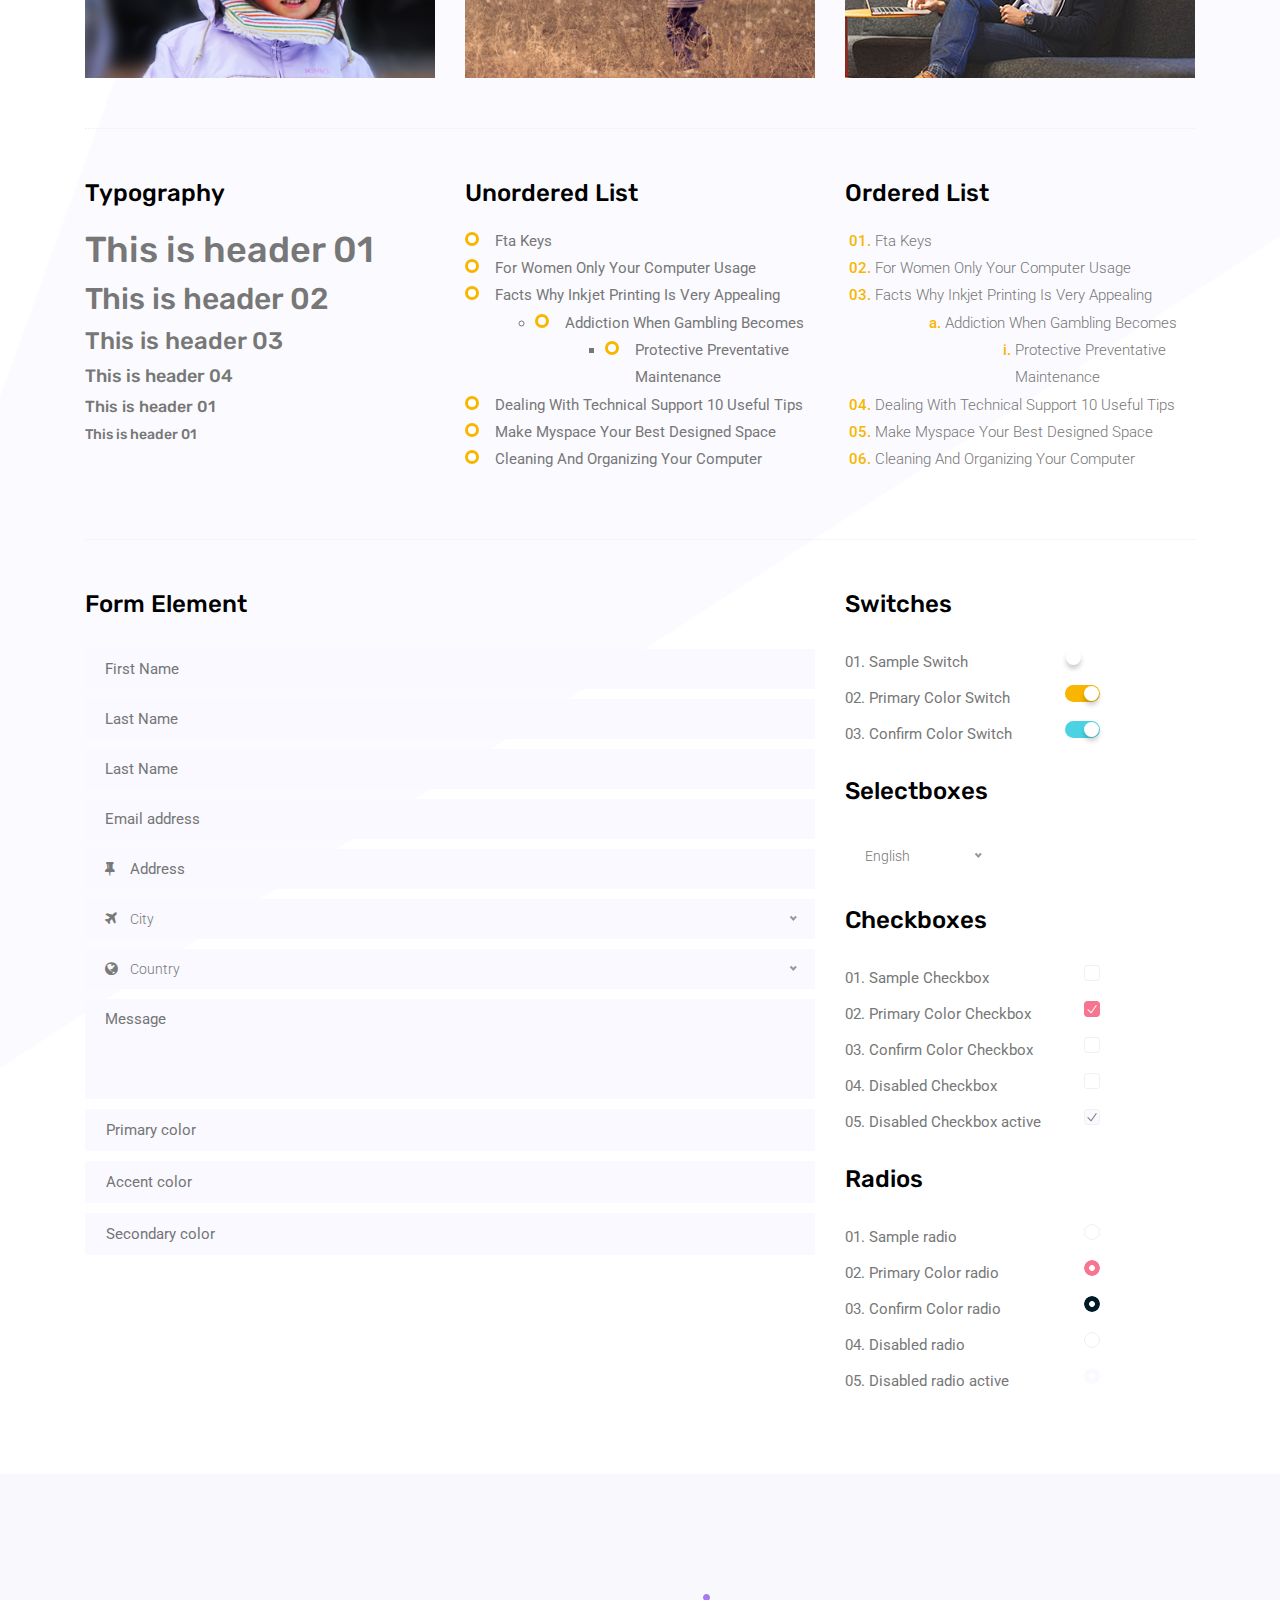
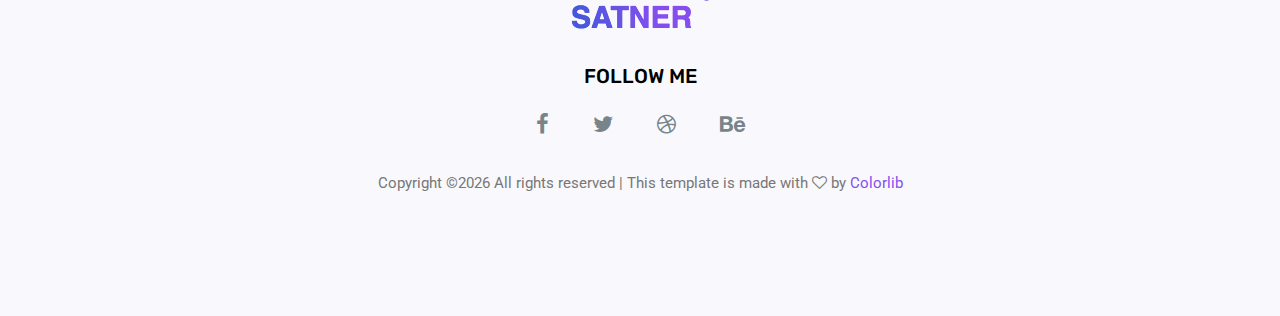
<file: elements.html>
<!doctype html>
<html lang="en">

<head>
	<!-- Required meta tags -->
	<meta charset="utf-8">
	<meta name="viewport" content="width=device-width, initial-scale=1, shrink-to-fit=no">
	<link rel="icon" href="img/favicon.png" type="image/png">
	<title>Elements</title>
	<!-- Bootstrap CSS -->
	<link rel="stylesheet" href="css/bootstrap.css">
	<link rel="stylesheet" href="vendors/linericon/style.css">
	<link rel="stylesheet" href="css/font-awesome.min.css">
	<link rel="stylesheet" href="vendors/owl-carousel/owl.carousel.min.css">
	<link rel="stylesheet" href="css/magnific-popup.css">
	<link rel="stylesheet" href="vendors/nice-select/css/nice-select.css">
	<!-- main css -->
	<link rel="stylesheet" href="css/style.css">
</head>

<body class="blog_version">

	<!--================ Start Header Area =================-->
	<header class="header_area">
		<div class="main_menu">
			<nav class="navbar navbar-expand-lg navbar-light">
				<div class="container">
					<!-- Brand and toggle get grouped for better mobile display -->
					<a class="navbar-brand logo_h" href="index.html"><img src="img/logo.png" alt=""></a>
					<button class="navbar-toggler" type="button" data-toggle="collapse" data-target="#navbarSupportedContent"
					 aria-controls="navbarSupportedContent" aria-expanded="false" aria-label="Toggle navigation">
						<span class="icon-bar"></span>
						<span class="icon-bar"></span>
						<span class="icon-bar"></span>
					</button>
					<!-- Collect the nav links, forms, and other content for toggling -->
					<div class="collapse navbar-collapse offset" id="navbarSupportedContent">
						<ul class="nav navbar-nav menu_nav justify-content-end">
							<li class="nav-item"><a class="nav-link" href="index.html">Home</a></li>
							<li class="nav-item"><a class="nav-link" href="about.html">About</a></li>
							<li class="nav-item"><a class="nav-link" href="services.html">Services</a></li>
							<li class="nav-item"><a class="nav-link" href="portfolio.html">Portfolio</a></li>
							<li class="nav-item submenu dropdown active">
								<a href="#" class="nav-link dropdown-toggle" data-toggle="dropdown" role="button" aria-haspopup="true"
								 aria-expanded="false">Pages</a>
								<ul class="dropdown-menu">
                                    <li class="nav-item"><a class="nav-link" href="elements.html">Elements</a></li>
                                    <li class="nav-item"><a class="nav-link" href="portfolio-details.html">Portfolio Details</a></li>
								</ul>
							</li>
							<li class="nav-item submenu dropdown">
								<a href="#" class="nav-link dropdown-toggle" data-toggle="dropdown" role="button" aria-haspopup="true"
								 aria-expanded="false">Blog</a>
								<ul class="dropdown-menu">
									<li class="nav-item"><a class="nav-link" href="blog.html">Blog</a></li>
									<li class="nav-item"><a class="nav-link" href="single-blog.html">Blog Details</a></li>
								</ul>
							</li>
							<li class="nav-item"><a class="nav-link" href="contact.html">Contact</a></li>
						</ul>
					</div>
				</div>
			</nav>
		</div>
	</header>
	<!--================ End Header Area =================-->

    <!--================ Start Banner Area =================-->
    <section class="banner_area">
        <div class="banner_inner d-flex align-items-center">
            <div class="container">
                <div class="banner_content text-center">
                    <h2>Elements</h2>
                    <div class="page_link">
                        <a href="index.html">Home</a>
                        <a href="elements.html">Elements</a>
                    </div>
                </div>
            </div>
        </div>
    </section>
    <!--================ End Banner Area =================-->
        
	<!-- Start Sample Area -->
	<section class="sample-text-area">
		<div class="container">
			<h3 class="text-heading title_color">Text Sample</h3>
			<p class="sample-text">
				Every avid independent filmmaker has <b>Bold</b> about making that <i>Italic</i> interest documentary, or short film to show off their creative prowess. Many have great ideas and want to “wow” the<sup>Superscript</sup> scene, or video renters with their big project.  But once you have the<sub>Subscript</sub> “in the can” (no easy feat), how do you move from a <del>Strike</del> through of master DVDs with the <u>“Underline”</u> marked hand-written title inside a secondhand CD case, to a pile of cardboard boxes full of shiny new, retail-ready DVDs, with UPC barcodes and polywrap sitting on your doorstep?  You need to create eye-popping artwork and have your project replicated. Using a reputable full service DVD Replication company like PacificDisc, Inc. to partner with is certainly a helpful option to ensure a professional end result, but to help with your DVD replication project, here are 4 easy steps to follow for good DVD replication results: 

			</p>
		</div>
	</section>
	<!-- End Sample Area -->

	<!-- Start Button -->
	<section class="button-area">
		<div class="container border-top-generic">
			<h3 class="text-heading title_color">Sample Buttons</h3>
			<div class="button-group-area">
				<a href="#" class="genric-btn default">Default</a>
				<a href="#" class="genric-btn primary">Primary</a>
				<a href="#" class="genric-btn success">Success</a>
				<a href="#" class="genric-btn info">Info</a>
				<a href="#" class="genric-btn warning">Warning</a>
				<a href="#" class="genric-btn danger">Danger</a>
				<a href="#" class="genric-btn link">Link</a>
				<a href="#" class="genric-btn disable">Disable</a>
			</div>
			<div class="button-group-area mt-10">
				<a href="#" class="genric-btn default-border">Default</a>
				<a href="#" class="genric-btn primary-border">Primary</a>
				<a href="#" class="genric-btn success-border">Success</a>
				<a href="#" class="genric-btn info-border">Info</a>
				<a href="#" class="genric-btn warning-border">Warning</a>
				<a href="#" class="genric-btn danger-border">Danger</a>
				<a href="#" class="genric-btn link-border">Link</a>
				<a href="#" class="genric-btn disable">Disable</a>
			</div>
			<div class="button-group-area mt-40">
				<a href="#" class="genric-btn default radius">Default</a>
				<a href="#" class="genric-btn primary radius">Primary</a>
				<a href="#" class="genric-btn success radius">Success</a>
				<a href="#" class="genric-btn info radius">Info</a>
				<a href="#" class="genric-btn warning radius">Warning</a>
				<a href="#" class="genric-btn danger radius">Danger</a>
				<a href="#" class="genric-btn link radius">Link</a>
				<a href="#" class="genric-btn disable radius">Disable</a>
			</div>
			<div class="button-group-area mt-10">
				<a href="#" class="genric-btn default-border radius">Default</a>
				<a href="#" class="genric-btn primary-border radius">Primary</a>
				<a href="#" class="genric-btn success-border radius">Success</a>
				<a href="#" class="genric-btn info-border radius">Info</a>
				<a href="#" class="genric-btn warning-border radius">Warning</a>
				<a href="#" class="genric-btn danger-border radius">Danger</a>
				<a href="#" class="genric-btn link-border radius">Link</a>
				<a href="#" class="genric-btn disable radius">Disable</a>
			</div>
			<div class="button-group-area mt-40">
				<a href="#" class="genric-btn default circle">Default</a>
				<a href="#" class="genric-btn primary circle">Primary</a>
				<a href="#" class="genric-btn success circle">Success</a>
				<a href="#" class="genric-btn info circle">Info</a>
				<a href="#" class="genric-btn warning circle">Warning</a>
				<a href="#" class="genric-btn danger circle">Danger</a>
				<a href="#" class="genric-btn link circle">Link</a>
				<a href="#" class="genric-btn disable circle">Disable</a>
			</div>
			<div class="button-group-area mt-10">
				<a href="#" class="genric-btn default-border circle">Default</a>
				<a href="#" class="genric-btn primary-border circle">Primary</a>
				<a href="#" class="genric-btn success-border circle">Success</a>
				<a href="#" class="genric-btn info-border circle">Info</a>
				<a href="#" class="genric-btn warning-border circle">Warning</a>
				<a href="#" class="genric-btn danger-border circle">Danger</a>
				<a href="#" class="genric-btn link-border circle">Link</a>
				<a href="#" class="genric-btn disable circle">Disable</a>
			</div>
			<div class="button-group-area mt-40">
				<a href="#" class="genric-btn default circle arrow">Default<span class="lnr lnr-arrow-right"></span></a>
				<a href="#" class="genric-btn primary circle arrow">Primary<span class="lnr lnr-arrow-right"></span></a>
				<a href="#" class="genric-btn success circle arrow">Success<span class="lnr lnr-arrow-right"></span></a>
				<a href="#" class="genric-btn info circle arrow">Info<span class="lnr lnr-arrow-right"></span></a>
				<a href="#" class="genric-btn warning circle arrow">Warning<span class="lnr lnr-arrow-right"></span></a>
				<a href="#" class="genric-btn danger circle arrow">Danger<span class="lnr lnr-arrow-right"></span></a>
			</div>
			<div class="button-group-area mt-10">
				<a href="#" class="genric-btn default-border circle arrow">Default<span class="lnr lnr-arrow-right"></span></a>
				<a href="#" class="genric-btn primary-border circle arrow">Primary<span class="lnr lnr-arrow-right"></span></a>
				<a href="#" class="genric-btn success-border circle arrow">Success<span class="lnr lnr-arrow-right"></span></a>
				<a href="#" class="genric-btn info-border circle arrow">Info<span class="lnr lnr-arrow-right"></span></a>
				<a href="#" class="genric-btn warning-border circle arrow">Warning<span class="lnr lnr-arrow-right"></span></a>
				<a href="#" class="genric-btn danger-border circle arrow">Danger<span class="lnr lnr-arrow-right"></span></a>
			</div>
			<div class="button-group-area mt-40">
				<a href="#" class="genric-btn primary e-large">Extra Large</a>
				<a href="#" class="genric-btn success large">Large</a>
				<a href="#" class="genric-btn primary">Default</a>
				<a href="#" class="genric-btn success medium">Medium</a>
				<a href="#" class="genric-btn primary small">Small</a>
			</div>
			<div class="button-group-area mt-10">
				<a href="#" class="genric-btn primary-border e-large">Extra Large</a>
				<a href="#" class="genric-btn success-border large">Large</a>
				<a href="#" class="genric-btn primary-border">Default</a>
				<a href="#" class="genric-btn success-border medium">Medium</a>
				<a href="#" class="genric-btn primary-border small">Small</a>
			</div>
		</div>
	</section>
	<!-- End Button -->
	
	<!-- Start Align Area -->
	<div class="whole-wrap">
		<div class="container">
			<div class="section-top-border">
				<h3 class="mb-30 title_color">Left Aligned</h3>
				<div class="row">
					<div class="col-md-3">
						<img src="img/elements/d.jpg" alt="" class="img-fluid">
					</div>
					<div class="col-md-9 mt-sm-20 left-align-p">
						<p>Recently, the US Federal government banned online casinos from operating in America by making it illegal to transfer money to them through any US bank or payment system. As a result of this law, most of the popular online casino networks such as Party Gaming and PlayTech left the United States. Overnight, online casino players found themselves being chased by the Federal government. But, after a fortnight, the online casino industry came up with a solution and new online casinos started taking root. These began to operate under a different business umbrella, and by doing that, rendered the transfer of money to and from them legal. A major part of this was enlisting electronic banking systems that would accept this new clarification and start doing business with me. Listed in this article are the electronic banking systems that accept players from the United States that wish to play in online casinos.</p>
					</div>
				</div>
			</div>
			<div class="section-top-border text-right">
				<h3 class="mb-30 title_color">Right Aligned</h3>
				<div class="row">
					<div class="col-md-9">
						<p class="text-right">Over time, even the most sophisticated, memory packed computer can begin to run slow if we don’t do something to prevent it. The reason why has less to do with how computers are made and how they age and more to do with the way we use them. You see, all of the daily tasks that we do on our PC from running programs to downloading and deleting software can make our computer sluggish. To keep this from happening, you need to understand the reasons why your PC is getting slower and do something to keep your PC running at its best. You can do this through regular maintenance and PC performance optimization programs</p>
						<p class="text-right">Before we discuss all of the things that could be affecting your PC’s performance, let’s talk a little about what symptoms</p>
					</div>
					<div class="col-md-3">
						<img src="img/elements/d.jpg" alt="" class="img-fluid">
					</div>
				</div>
			</div>
			<div class="section-top-border">
				<h3 class="mb-30 title_color">Definition</h3>
				<div class="row">
					<div class="col-md-4">
						<div class="single-defination">
							<h4 class="mb-20">Definition 01</h4>
							<p>Recently, the US Federal government banned online casinos from operating in America by making it illegal to transfer money to them through any US bank or payment system. As a result of this law, most of the popular online casino networks</p>
						</div>
					</div>
					<div class="col-md-4">
						<div class="single-defination">
							<h4 class="mb-20">Definition 02</h4>
							<p>Recently, the US Federal government banned online casinos from operating in America by making it illegal to transfer money to them through any US bank or payment system. As a result of this law, most of the popular online casino networks</p>
						</div>
					</div>
					<div class="col-md-4">
						<div class="single-defination">
							<h4 class="mb-20">Definition 03</h4>
							<p>Recently, the US Federal government banned online casinos from operating in America by making it illegal to transfer money to them through any US bank or payment system. As a result of this law, most of the popular online casino networks</p>
						</div>
					</div>
				</div>
			</div>
			<div class="section-top-border">
				<h3 class="mb-30 title_color">Block Quotes</h3>
				<div class="row">
					<div class="col-lg-12">
						<blockquote class="generic-blockquote">
							“Recently, the US Federal government banned online casinos from operating in America by making it illegal to transfer money to them through any US bank or payment system. As a result of this law, most of the popular online casino networks such as Party Gaming and PlayTech left the United States. Overnight, online casino players found themselves being chased by the Federal government. But, after a fortnight, the online casino industry came up with a solution and new online casinos started taking root. These began to operate under a different business umbrella, and by doing that, rendered the transfer of money to and from them legal. A major part of this was enlisting electronic banking systems that would accept this new clarification and start doing business with me. Listed in this article are the electronic banking” 
						</blockquote>
					</div>
				</div>
			</div>
			<div class="section-top-border">
				<h3 class="mb-30 title_color">Table</h3>
				<div class="progress-table-wrap">
					<div class="progress-table">
						<div class="table-head">
							<div class="serial">#</div>
							<div class="country">Countries</div>
							<div class="visit">Visits</div>
							<div class="percentage">Percentages</div>
						</div>
						<div class="table-row">
							<div class="serial">01</div>
							<div class="country"> <img src="img/elements/f1.jpg" alt="flag">Canada</div>
							<div class="visit">645032</div>
							<div class="percentage">
								<div class="progress">
									<div class="progress-bar color-1" role="progressbar" style="width: 80%" aria-valuenow="80" aria-valuemin="0" aria-valuemax="100"></div>
								</div>
							</div>
						</div>
						<div class="table-row">
							<div class="serial">02</div>
							<div class="country"> <img src="img/elements/f2.jpg" alt="flag">Canada</div>
							<div class="visit">645032</div>
							<div class="percentage">
								<div class="progress">
									<div class="progress-bar color-2" role="progressbar" style="width: 30%" aria-valuenow="30" aria-valuemin="0" aria-valuemax="100"></div>
								</div>
							</div>
						</div>
						<div class="table-row">
							<div class="serial">03</div>
							<div class="country"> <img src="img/elements/f3.jpg" alt="flag">Canada</div>
							<div class="visit">645032</div>
							<div class="percentage">
								<div class="progress">
									<div class="progress-bar color-3" role="progressbar" style="width: 55%" aria-valuenow="55" aria-valuemin="0" aria-valuemax="100"></div>
								</div>
							</div>
						</div>
						<div class="table-row">
							<div class="serial">04</div>
							<div class="country"> <img src="img/elements/f4.jpg" alt="flag">Canada</div>
							<div class="visit">645032</div>
							<div class="percentage">
								<div class="progress">
									<div class="progress-bar color-4" role="progressbar" style="width: 60%" aria-valuenow="60" aria-valuemin="0" aria-valuemax="100"></div>
								</div>
							</div>
						</div>
						<div class="table-row">
							<div class="serial">05</div>
							<div class="country"> <img src="img/elements/f5.jpg" alt="flag">Canada</div>
							<div class="visit">645032</div>
							<div class="percentage">
								<div class="progress">
									<div class="progress-bar color-5" role="progressbar" style="width: 40%" aria-valuenow="40" aria-valuemin="0" aria-valuemax="100"></div>
								</div>
							</div>
						</div>
						<div class="table-row">
							<div class="serial">06</div>
							<div class="country"> <img src="img/elements/f6.jpg" alt="flag">Canada</div>
							<div class="visit">645032</div>
							<div class="percentage">
								<div class="progress">
									<div class="progress-bar color-6" role="progressbar" style="width: 70%" aria-valuenow="70" aria-valuemin="0" aria-valuemax="100"></div>
								</div>
							</div>
						</div>
						<div class="table-row">
							<div class="serial">07</div>
							<div class="country"> <img src="img/elements/f7.jpg" alt="flag">Canada</div>
							<div class="visit">645032</div>
							<div class="percentage">
								<div class="progress">
									<div class="progress-bar color-7" role="progressbar" style="width: 30%" aria-valuenow="30" aria-valuemin="0" aria-valuemax="100"></div>
								</div>
							</div>
						</div>
						<div class="table-row">
							<div class="serial">08</div>
							<div class="country"> <img src="img/elements/f8.jpg" alt="flag">Canada</div>
							<div class="visit">645032</div>
							<div class="percentage">
								<div class="progress">
									<div class="progress-bar color-8" role="progressbar" style="width: 60%" aria-valuenow="60" aria-valuemin="0" aria-valuemax="100"></div>
								</div>
							</div>
						</div>
					</div>
				</div>
			</div>
			<div class="section-top-border">
				<h3 class="title_color">Image Gallery</h3>
				<div class="row gallery-item">
					<div class="col-md-4">
						<a href="img/elements/g1.jpg" class="img-gal"><div class="single-gallery-image" style="background: url(img/elements/g1.jpg);"></div></a>
					</div>
					<div class="col-md-4">
						<a href="img/elements/g2.jpg" class="img-gal"><div class="single-gallery-image" style="background: url(img/elements/g2.jpg);"></div></a>
					</div>
					<div class="col-md-4">
						<a href="img/elements/g3.jpg" class="img-gal"><div class="single-gallery-image" style="background: url(img/elements/g3.jpg);"></div></a>
					</div>
					<div class="col-md-6">
						<a href="img/elements/g4.jpg" class="img-gal"><div class="single-gallery-image" style="background: url(img/elements/g4.jpg);"></div></a>
					</div>
					<div class="col-md-6">
						<a href="img/elements/g5.jpg" class="img-gal"><div class="single-gallery-image" style="background: url(img/elements/g5.jpg);"></div></a>
					</div>
					<div class="col-md-4">
						<a href="img/elements/g6.jpg" class="img-gal"><div class="single-gallery-image" style="background: url(img/elements/g6.jpg);"></div></a>
					</div>
					<div class="col-md-4">
						<a href="img/elements/g7.jpg" class="img-gal"><div class="single-gallery-image" style="background: url(img/elements/g7.jpg);"></div></a>
					</div>
					<div class="col-md-4">
						<a href="img/elements/g8.jpg" class="img-gal"><div class="single-gallery-image" style="background: url(img/elements/g8.jpg);"></div></a>
					</div>
				</div>
			</div>
			<div class="section-top-border">
				<div class="row">
					<div class="col-lg-4 col-sm-6 typo-sec">
						<h3 class="mb-20 title_color">Typography</h3>
						<div class="typography">
							<h1 class="typo-list">This is header 01</h1>
							<h2 class="typo-list">This is header 02</h2>
							<h3 class="typo-list">This is header 03</h3>
							<h4 class="typo-list">This is header 04</h4>
							<h5 class="typo-list">This is header 01</h5>
							<h6 class="typo-list">This is header 01</h6>
						</div>
					</div>
					<div class="col-lg-4 col-sm-6 mt-sm-30 typo-sec">
						<h3 class="mb-20 title_color">Unordered List</h3>
						<div class="">
							<ul class="unordered-list">
								<li>Fta Keys</li>
								<li>For Women Only Your Computer Usage</li>
								<li>Facts Why Inkjet Printing Is Very Appealing
									<ul>
										<li>Addiction When Gambling Becomes
											<ul>
												<li>Protective Preventative Maintenance</li>
											</ul>
										</li>
									</ul>
								</li>
								<li>Dealing With Technical Support 10 Useful Tips</li>
								<li>Make Myspace Your Best Designed Space</li>
								<li>Cleaning And Organizing Your Computer</li>
							</ul>
						</div>
					</div>
					<div class="col-lg-4 col-sm-6 mt-sm-30 typo-sec">
						<h3 class="mb-20 title_color">Ordered List</h3>
						<div class="">
							<ol class="ordered-list">
								<li><span>Fta Keys</span></li>
								<li><span>For Women Only Your Computer Usage</span></li>
								<li><span>Facts Why Inkjet Printing Is Very Appealing</span>
									<ol class="ordered-list-alpha">
										<li><span>Addiction When Gambling Becomes</span>
											<ol class="ordered-list-roman">
												<li><span>Protective Preventative Maintenance</span></li>
											</ol>
										</li>
									</ol>
								</li>
								<li><span>Dealing With Technical Support 10 Useful Tips</span></li>
								<li><span>Make Myspace Your Best Designed Space</span></li>
								<li><span>Cleaning And Organizing Your Computer</span></li>
							</ol>
						</div>
					</div>
				</div>
			</div>
			<div class="section-top-border">
				<div class="row">
					<div class="col-lg-8 col-md-8">
						<h3 class="mb-30 title_color">Form Element</h3>
						<form action="#">
							<div class="mt-10">
								<input type="text" name="first_name" placeholder="First Name" onfocus="this.placeholder = ''" onblur="this.placeholder = 'First Name'" required class="single-input">
							</div>
							<div class="mt-10">
								<input type="text" name="last_name" placeholder="Last Name" onfocus="this.placeholder = ''" onblur="this.placeholder = 'Last Name'" required class="single-input">
							</div>
							<div class="mt-10">
								<input type="text" name="last_name" placeholder="Last Name" onfocus="this.placeholder = ''" onblur="this.placeholder = 'Last Name'" required class="single-input">
							</div>
							<div class="mt-10">
								<input type="email" name="EMAIL" placeholder="Email address" onfocus="this.placeholder = ''" onblur="this.placeholder = 'Email address'" required class="single-input">
							</div>
							<div class="input-group-icon mt-10">
								<div class="icon"><i class="fa fa-thumb-tack" aria-hidden="true"></i></div>
								<input type="text" name="address" placeholder="Address" onfocus="this.placeholder = ''" onblur="this.placeholder = 'Address'" required class="single-input">
							</div>
							<div class="input-group-icon mt-10">
								<div class="icon"><i class="fa fa-plane" aria-hidden="true"></i></div>
								<div class="form-select" id="default-select">
									<select>
										<option value="1">City</option>
										<option value="1">Dhaka</option>
										<option value="1">Dilli</option>
										<option value="1">Newyork</option>
										<option value="1">Islamabad</option>
									</select>
								</div>
							</div>
							<div class="input-group-icon mt-10">
								<div class="icon"><i class="fa fa-globe" aria-hidden="true"></i></div>
								<div class="form-select" id="default-select2">
									<select>
										<option value="1">Country</option>
										<option value="1">Bangladesh</option>
										<option value="1">India</option>
										<option value="1">England</option>
										<option value="1">Srilanka</option>
									</select>
								</div>
							</div>
							
							<div class="mt-10">
								<textarea class="single-textarea" placeholder="Message" onfocus="this.placeholder = ''" onblur="this.placeholder = 'Message'" required></textarea>
							</div>
							<div class="mt-10">
								<input type="text" name="first_name" placeholder="Primary color" onfocus="this.placeholder = ''" onblur="this.placeholder = 'Primary color'" required class="single-input-primary">
							</div>
							<div class="mt-10">
								<input type="text" name="first_name" placeholder="Accent color" onfocus="this.placeholder = ''" onblur="this.placeholder = 'Accent color'" required class="single-input-accent">
							</div>
							<div class="mt-10">
								<input type="text" name="first_name" placeholder="Secondary color" onfocus="this.placeholder = ''" onblur="this.placeholder = 'Secondary color'" required class="single-input-secondary">
							</div>
						</form>
					</div>
					<div class="col-lg-3 col-md-4 mt-sm-30 element-wrap">
						<div class="single-element-widget">
							<h3 class="mb-30 title_color">Switches</h3>
							<div class="switch-wrap d-flex justify-content-between">
								<p>01. Sample Switch</p>
								<div class="primary-switch">
									<input type="checkbox" id="default-switch">
									<label for="default-switch"></label>
								</div>
							</div>
							<div class="switch-wrap d-flex justify-content-between">
								<p>02. Primary Color Switch</p>
								<div class="primary-switch">
									<input type="checkbox" id="primary-switch" checked>
									<label for="primary-switch"></label>
								</div>
							</div>
							<div class="switch-wrap d-flex justify-content-between">
								<p>03. Confirm Color Switch</p>
								<div class="confirm-switch">
									<input type="checkbox" id="confirm-switch" checked>
									<label for="confirm-switch"></label>
								</div>
							</div>
						</div>
						<div class="single-element-widget">
							<h3 class="mb-30 title_color">Selectboxes</h3>
							<div class="default-select" id="default-select">
								<select>
									<option value="1">English</option>
									<option value="1">Spanish</option>
									<option value="1">Arabic</option>
									<option value="1">Portuguise</option>
									<option value="1">Bengali</option>
								</select>
							</div>
						</div>
						<div class="single-element-widget">
							<h3 class="mb-30 title_color">Checkboxes</h3>
							<div class="switch-wrap d-flex justify-content-between">
								<p>01. Sample Checkbox</p>
								<div class="primary-checkbox">
									<input type="checkbox" id="default-checkbox">
									<label for="default-checkbox"></label>
								</div>
							</div>
							<div class="switch-wrap d-flex justify-content-between">
								<p>02. Primary Color Checkbox</p>
								<div class="primary-checkbox">
									<input type="checkbox" id="primary-checkbox" checked>
									<label for="primary-checkbox"></label>
								</div>
							</div>
							<div class="switch-wrap d-flex justify-content-between">
								<p>03. Confirm Color Checkbox</p>
								<div class="confirm-checkbox">
									<input type="checkbox" id="confirm-checkbox">
									<label for="confirm-checkbox"></label>
								</div>
							</div>
							<div class="switch-wrap d-flex justify-content-between">
								<p>04. Disabled Checkbox</p>
								<div class="disabled-checkbox">
									<input type="checkbox" id="disabled-checkbox" disabled>
									<label for="disabled-checkbox"></label>
								</div>
							</div>
							<div class="switch-wrap d-flex justify-content-between">
								<p>05. Disabled Checkbox active</p>
								<div class="disabled-checkbox">
									<input type="checkbox" id="disabled-checkbox-active" checked disabled>
									<label for="disabled-checkbox-active"></label>
								</div>
							</div>
						</div>
						<div class="single-element-widget">
							<h3 class="mb-30 title_color">Radios</h3>
							<div class="switch-wrap d-flex justify-content-between">
								<p>01. Sample radio</p>
								<div class="primary-radio">
									<input type="checkbox" id="default-radio">
									<label for="default-radio"></label>
								</div>
							</div>
							<div class="switch-wrap d-flex justify-content-between">
								<p>02. Primary Color radio</p>
								<div class="primary-radio">
									<input type="checkbox" id="primary-radio" checked>
									<label for="primary-radio"></label>
								</div>
							</div>
							<div class="switch-wrap d-flex justify-content-between">
								<p>03. Confirm Color radio</p>
								<div class="confirm-radio">
									<input type="checkbox" id="confirm-radio" checked>
									<label for="confirm-radio"></label>
								</div>
							</div>
							<div class="switch-wrap d-flex justify-content-between">
								<p>04. Disabled radio</p>
								<div class="disabled-radio">
									<input type="checkbox" id="disabled-radio" disabled>
									<label for="disabled-radio"></label>
								</div>
							</div>
							<div class="switch-wrap d-flex justify-content-between">
								<p>05. Disabled radio active</p>
								<div class="disabled-radio">
									<input type="checkbox" id="disabled-radio-active" checked disabled>
									<label for="disabled-radio-active"></label>
								</div>
							</div>
						</div>
					</div>
				</div>
			</div>
		</div>
	</div>
	<!-- End Align Area -->
        
    <!--================Footer Area =================-->
	<footer class="footer_area">
		<div class="container">
			<div class="row justify-content-center">
				<div class="col-lg-12">
					<div class="footer_top flex-column">
						<div class="footer_logo">
							<a href="#">
								<img src="img/logo.png" alt="">
							</a>
							<h4>Follow Me</h4>
						</div>
						<div class="footer_social">
							<a href="#"><i class="fa fa-facebook"></i></a>
							<a href="#"><i class="fa fa-twitter"></i></a>
							<a href="#"><i class="fa fa-dribbble"></i></a>
							<a href="#"><i class="fa fa-behance"></i></a>
						</div>
					</div>
				</div>
			</div>
			<div class="row footer_bottom justify-content-center">
				<p class="col-lg-8 col-sm-12 footer-text">
					<!-- Link back to Colorlib can't be removed. Template is licensed under CC BY 3.0. -->
Copyright &copy;<script>document.write(new Date().getFullYear());</script> All rights reserved | This template is made with <i class="fa fa-heart-o" aria-hidden="true"></i> by <a href="https://colorlib.com" target="_blank">Colorlib</a>
<!-- Link back to Colorlib can't be removed. Template is licensed under CC BY 3.0. --></p>
			</div>
		</div>
	</footer>
	<!--================End Footer Area =================-->
		   
		<!-- Optional JavaScript -->
		<!-- jQuery first, then Popper.js, then Bootstrap JS -->
		<script src="js/jquery-3.2.1.min.js"></script>
		<script src="js/popper.js"></script>
		<script src="js/bootstrap.min.js"></script>
		<script src="js/stellar.js"></script>
		<script src="vendors/lightbox/simpleLightbox.min.js"></script>
		<script src="vendors/nice-select/js/jquery.nice-select.min.js"></script>
		<script src="vendors/isotope/imagesloaded.pkgd.min.js"></script>
		<script src="vendors/isotope/isotope-min.js"></script>
		<script src="vendors/owl-carousel/owl.carousel.min.js"></script>
		<script src="js/jquery.ajaxchimp.min.js"></script>
		<script src="js/mail-script.js"></script>
		<script src="js/theme.js"></script>
	</body>
</html>
</file>
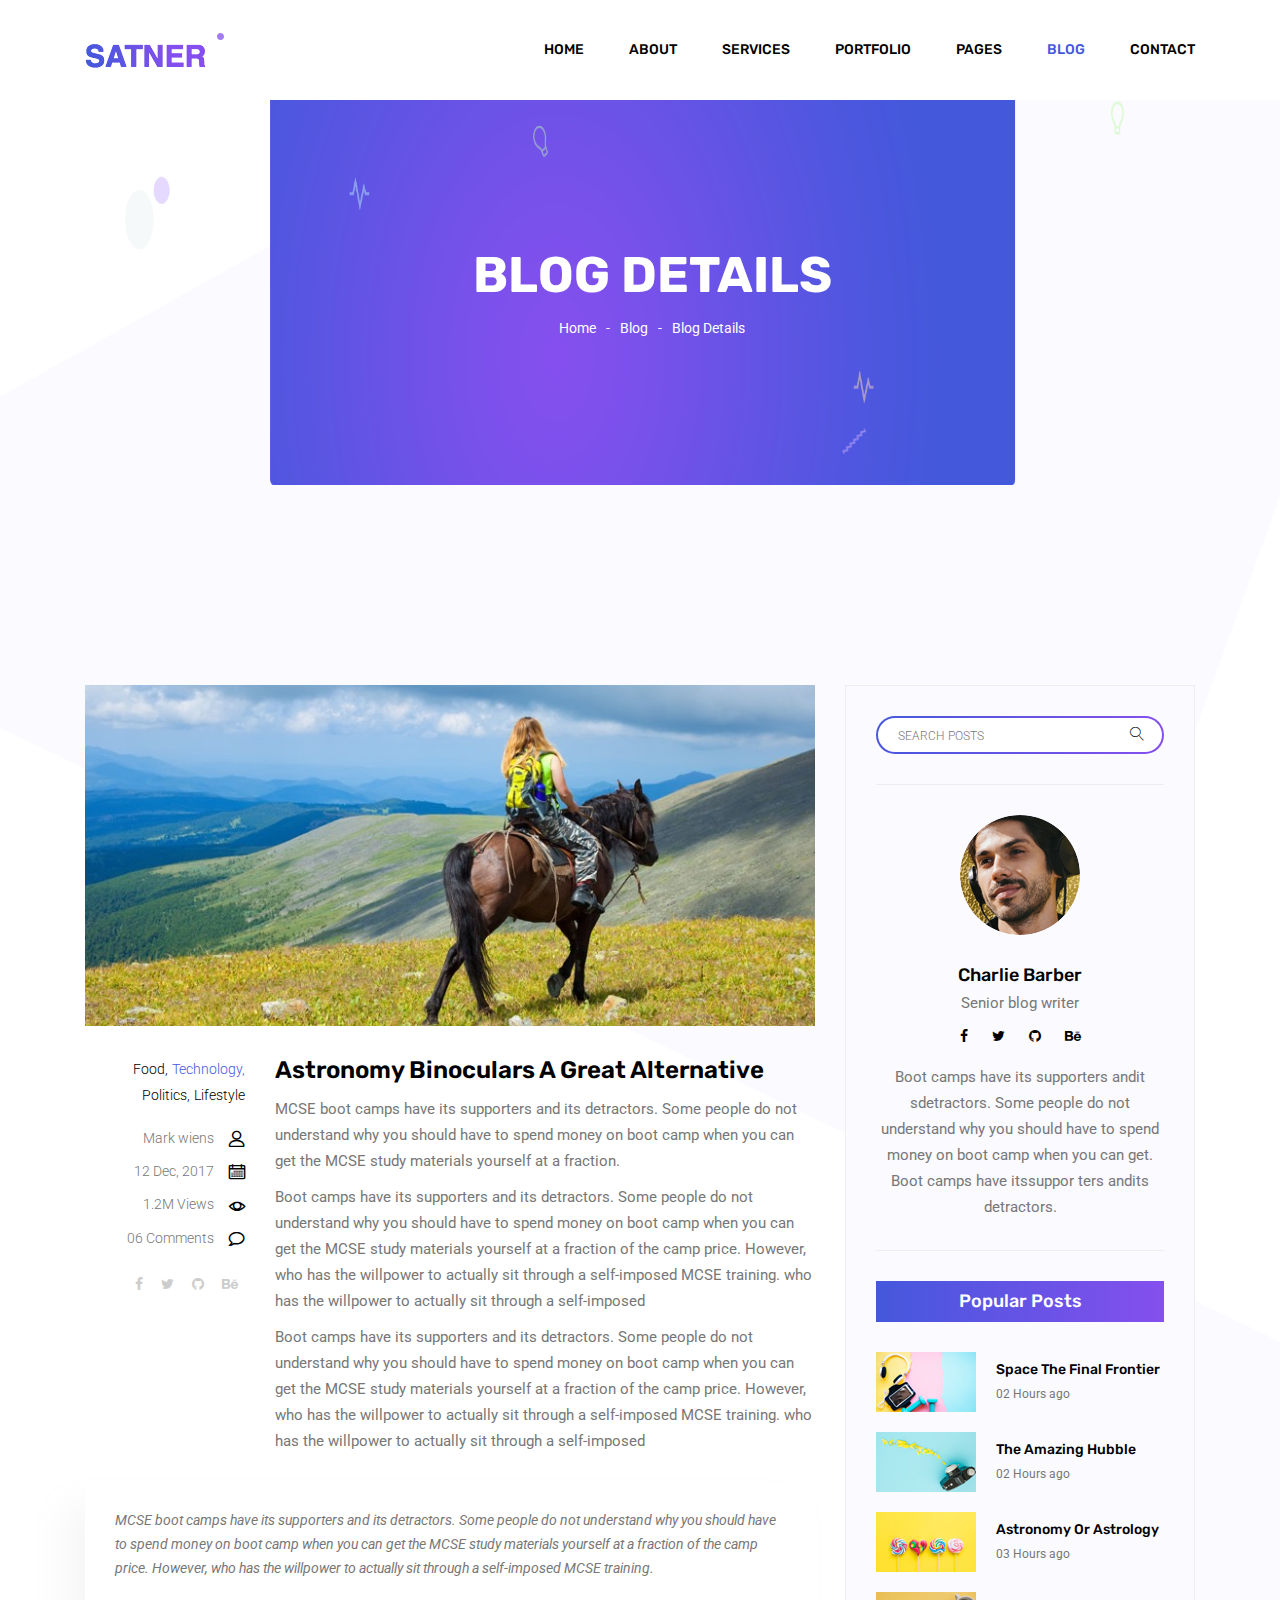
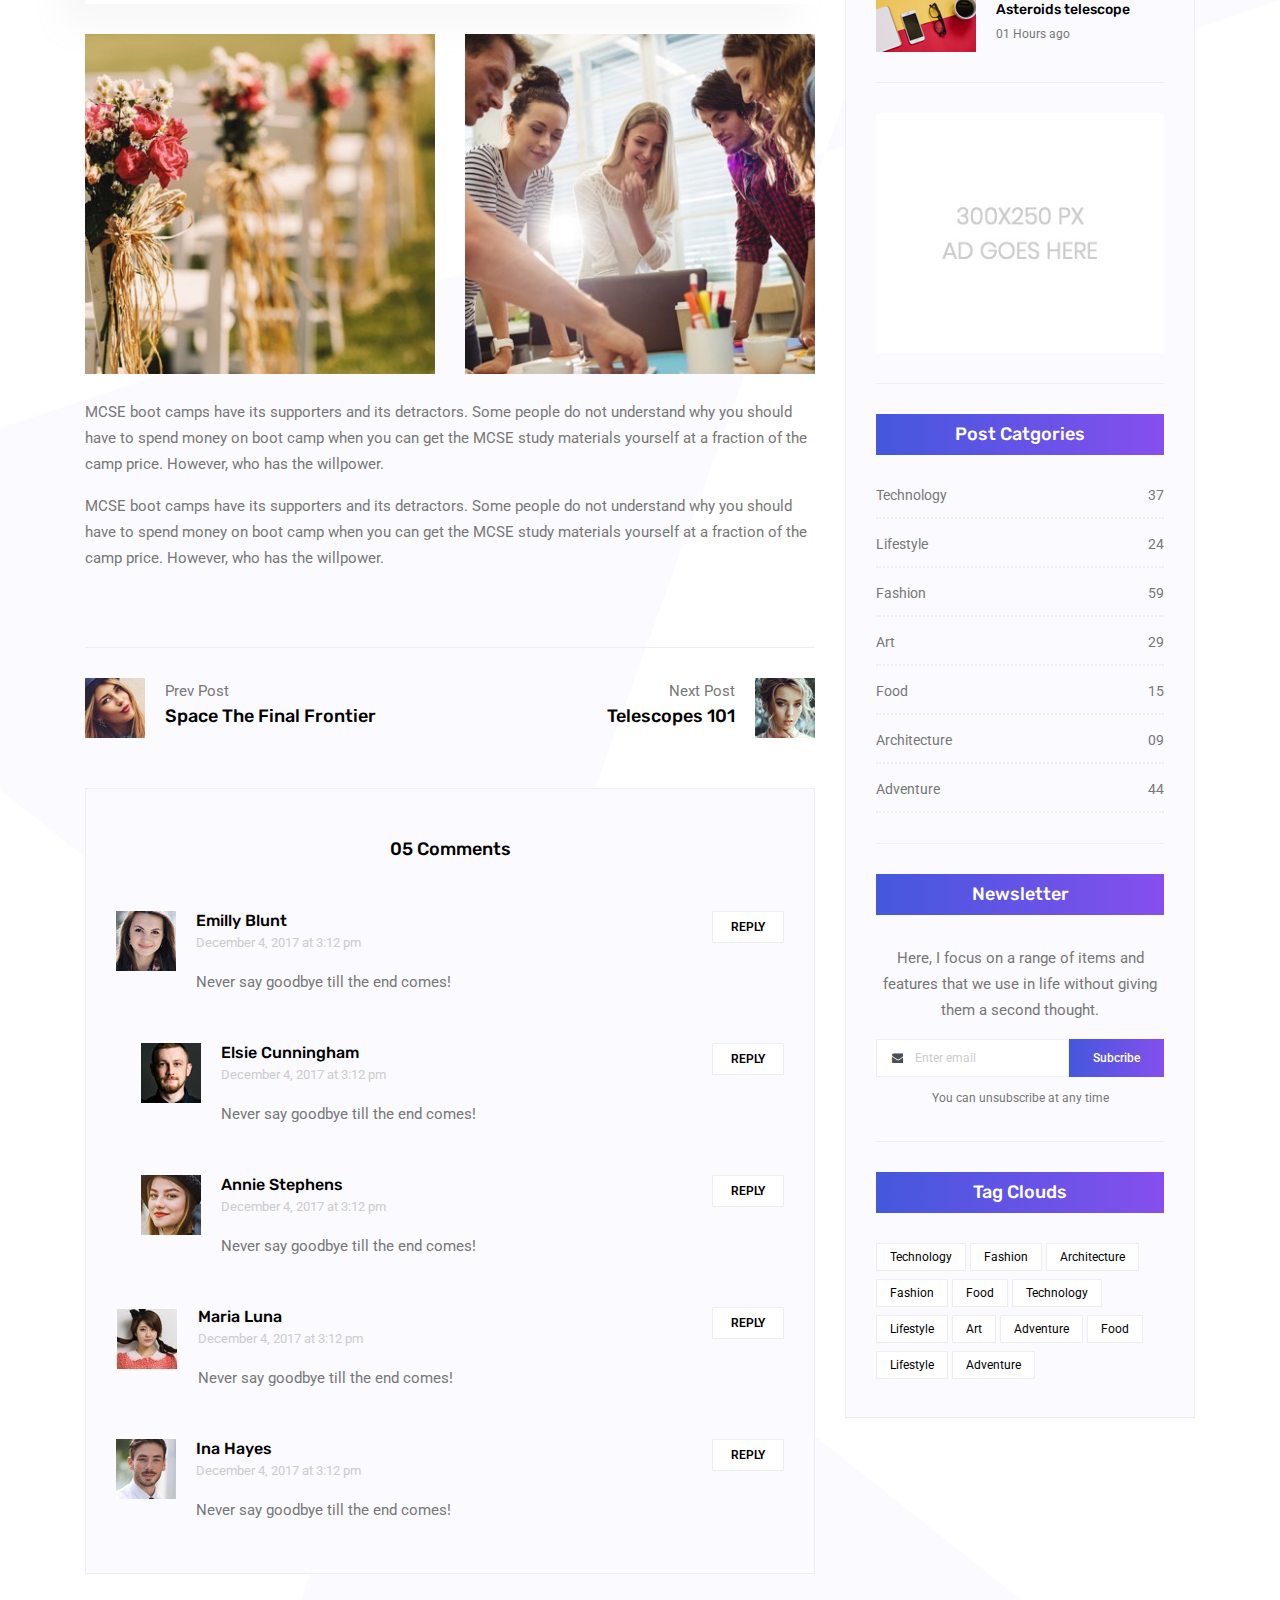
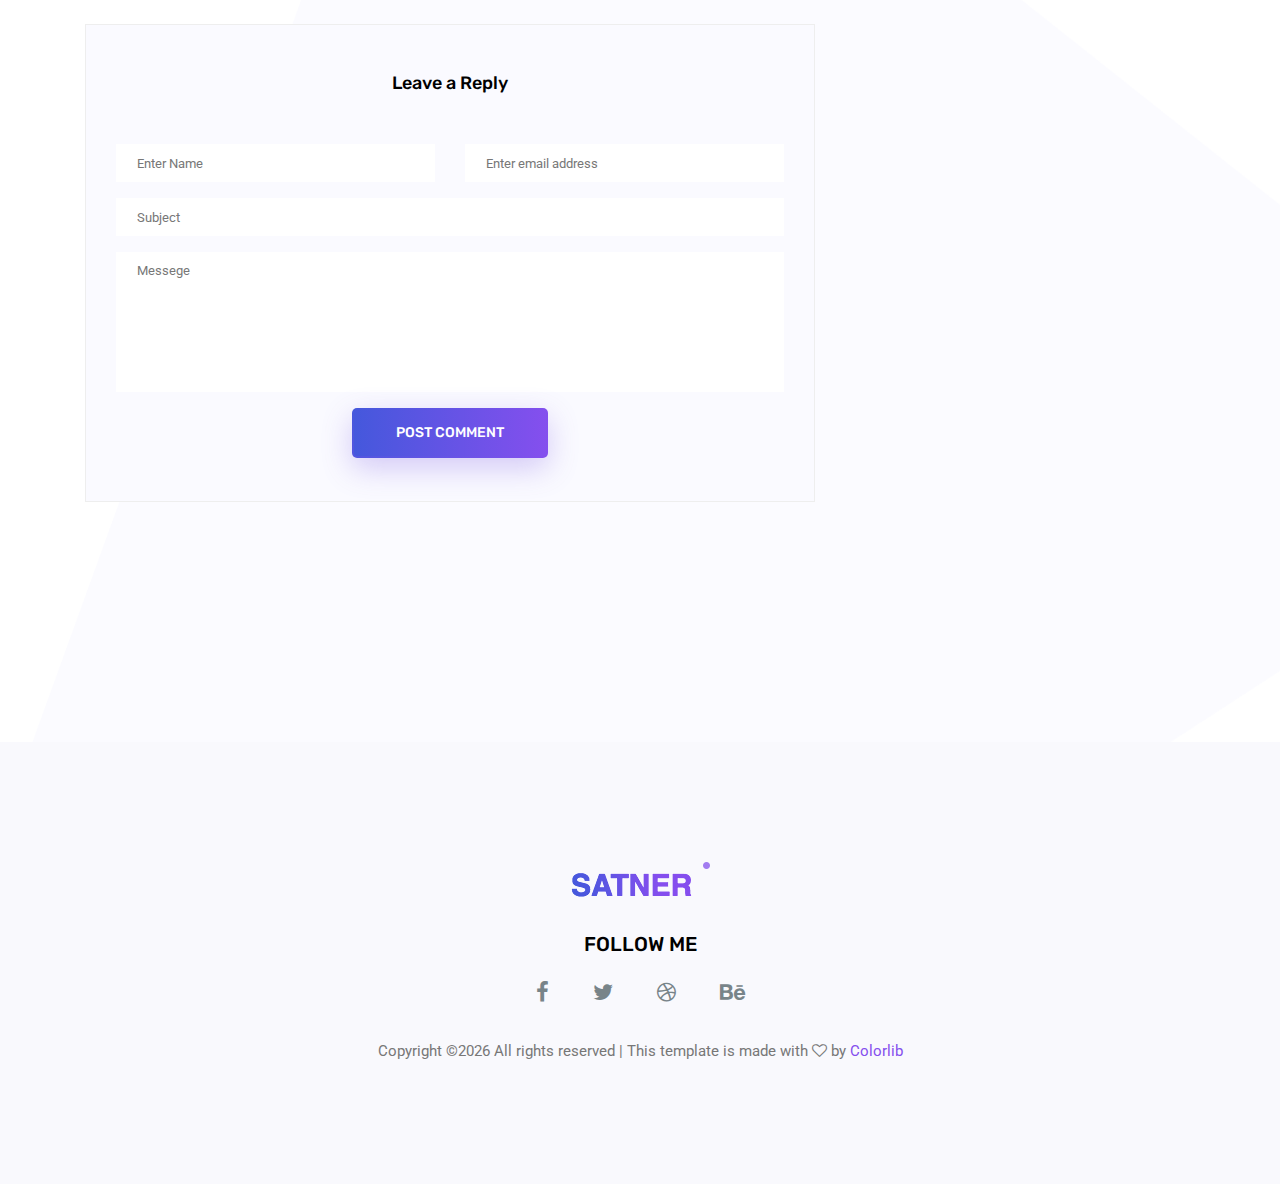
<file: single-blog.html>
<!doctype html>
<html lang="en">

<head>
	<!-- Required meta tags -->
	<meta charset="utf-8">
	<meta name="viewport" content="width=device-width, initial-scale=1, shrink-to-fit=no">
	<link rel="icon" href="img/favicon.png" type="image/png">
	<title>Blog Details</title>
	<!-- Bootstrap CSS -->
	<link rel="stylesheet" href="css/bootstrap.css">
	<link rel="stylesheet" href="vendors/linericon/style.css">
	<link rel="stylesheet" href="css/font-awesome.min.css">
	<link rel="stylesheet" href="vendors/owl-carousel/owl.carousel.min.css">
	<link rel="stylesheet" href="css/magnific-popup.css">
	<link rel="stylesheet" href="vendors/nice-select/css/nice-select.css">
	<!-- main css -->
	<link rel="stylesheet" href="css/style.css">
</head>

<body class="blog_version">

	<!--================ Start Header Area =================-->
	<header class="header_area">
		<div class="main_menu">
			<nav class="navbar navbar-expand-lg navbar-light">
				<div class="container">
					<!-- Brand and toggle get grouped for better mobile display -->
					<a class="navbar-brand logo_h" href="index.html"><img src="img/logo.png" alt=""></a>
					<button class="navbar-toggler" type="button" data-toggle="collapse" data-target="#navbarSupportedContent"
					 aria-controls="navbarSupportedContent" aria-expanded="false" aria-label="Toggle navigation">
						<span class="icon-bar"></span>
						<span class="icon-bar"></span>
						<span class="icon-bar"></span>
					</button>
					<!-- Collect the nav links, forms, and other content for toggling -->
					<div class="collapse navbar-collapse offset" id="navbarSupportedContent">
						<ul class="nav navbar-nav menu_nav justify-content-end">
							<li class="nav-item"><a class="nav-link" href="index.html">Home</a></li>
							<li class="nav-item"><a class="nav-link" href="about.html">About</a></li>
							<li class="nav-item"><a class="nav-link" href="services.html">Services</a></li>
							<li class="nav-item"><a class="nav-link" href="portfolio.html">Portfolio</a></li>
							<li class="nav-item submenu dropdown">
								<a href="#" class="nav-link dropdown-toggle" data-toggle="dropdown" role="button" aria-haspopup="true"
								 aria-expanded="false">Pages</a>
								<ul class="dropdown-menu">
                                    <li class="nav-item"><a class="nav-link" href="elements.html">Elements</a></li>
                                    <li class="nav-item"><a class="nav-link" href="portfolio-details.html">Portfolio Details</a></li>
								</ul>
							</li>
							<li class="nav-item submenu dropdown active">
								<a href="#" class="nav-link dropdown-toggle" data-toggle="dropdown" role="button" aria-haspopup="true"
								 aria-expanded="false">Blog</a>
								<ul class="dropdown-menu">
									<li class="nav-item"><a class="nav-link" href="blog.html">Blog</a></li>
									<li class="nav-item"><a class="nav-link" href="single-blog.html">Blog Details</a></li>
								</ul>
							</li>
							<li class="nav-item"><a class="nav-link" href="contact.html">Contact</a></li>
						</ul>
					</div>
				</div>
			</nav>
		</div>
	</header>
	<!--================ End Header Area =================-->

    <!--================ Start Banner Area =================-->
    <section class="banner_area">
        <div class="banner_inner d-flex align-items-center">
            <div class="container">
                <div class="banner_content text-center">
                    <h2>Blog Details</h2>
                    <div class="page_link">
                        <a href="index.html">Home</a>
                        <a href="blog.html">Blog</a>
                        <a href="single-blog.html">Blog Details</a>
                    </div>
                </div>
            </div>
        </div>
    </section>
    <!--================ End Banner Area =================-->
    
    <!--================Blog Area =================-->
    <section class="blog_area single-post-area section_gap">
        <div class="container">
            <div class="row">
                <div class="col-lg-8 posts-list">
                    <div class="single-post row">
                        <div class="col-lg-12">
                            <div class="feature-img">
                                <img class="img-fluid" src="img/blog/feature-img1.jpg" alt="">
                            </div>									
                        </div>
                        <div class="col-lg-3  col-md-3">
                            <div class="blog_info text-right">
                                <div class="post_tag">
                                    <a href="#">Food,</a>
                                    <a class="active" href="#">Technology,</a>
                                    <a href="#">Politics,</a>
                                    <a href="#">Lifestyle</a>
                                </div>
                                <ul class="blog_meta list">
                                    <li><a href="#">Mark wiens<i class="lnr lnr-user"></i></a></li>
                                    <li><a href="#">12 Dec, 2017<i class="lnr lnr-calendar-full"></i></a></li>
                                    <li><a href="#">1.2M Views<i class="lnr lnr-eye"></i></a></li>
                                    <li><a href="#">06 Comments<i class="lnr lnr-bubble"></i></a></li>
                                </ul>
                                <ul class="social-links">
                                    <li><a href="#"><i class="fa fa-facebook"></i></a></li>
                                    <li><a href="#"><i class="fa fa-twitter"></i></a></li>
                                    <li><a href="#"><i class="fa fa-github"></i></a></li>
                                    <li><a href="#"><i class="fa fa-behance"></i></a></li>
                                </ul>
                            </div>
                        </div>
                        <div class="col-lg-9 col-md-9 blog_details">
                            <h2>Astronomy Binoculars A Great Alternative</h2>
                            <p class="excert">
                                MCSE boot camps have its supporters and its detractors. Some people do not understand why you should have to spend money on boot camp when you can get the MCSE study materials yourself at a fraction.
                            </p>
                            <p>
                                Boot camps have its supporters and its detractors. Some people do not understand why you should have to spend money on boot camp when you can get the MCSE study materials yourself at a fraction of the camp price. However, who has the willpower to actually sit through a self-imposed MCSE training. who has the willpower to actually sit through a self-imposed
                            </p>
                            <p>
                                Boot camps have its supporters and its detractors. Some people do not understand why you should have to spend money on boot camp when you can get the MCSE study materials yourself at a fraction of the camp price. However, who has the willpower to actually sit through a self-imposed MCSE training. who has the willpower to actually sit through a self-imposed
                            </p>
                        </div>
                        <div class="col-lg-12">
                            <div class="quotes">
                                MCSE boot camps have its supporters and its detractors. Some people do not understand why you should have to spend money on boot camp when you can get the MCSE study materials yourself at a fraction of the camp price. However, who has the willpower to actually sit through a self-imposed MCSE training.										
                            </div>
                            <div class="row">
                                <div class="col-6">
                                    <img class="img-fluid" src="img/blog/post-img1.jpg" alt="">
                                </div>
                                <div class="col-6">
                                    <img class="img-fluid" src="img/blog/post-img2.jpg" alt="">
                                </div>	
                                <div class="col-lg-12 mt-25">
                                    <p>
                                        MCSE boot camps have its supporters and its detractors. Some people do not understand why you should have to spend money on boot camp when you can get the MCSE study materials yourself at a fraction of the camp price. However, who has the willpower.
                                    </p>
                                    <p>
                                        MCSE boot camps have its supporters and its detractors. Some people do not understand why you should have to spend money on boot camp when you can get the MCSE study materials yourself at a fraction of the camp price. However, who has the willpower.
                                    </p>											
                                </div>									
                            </div>
                        </div>
                    </div>
                    <div class="navigation-area">
                        <div class="row">
                            <div class="col-lg-6 col-md-6 col-12 nav-left flex-row d-flex justify-content-start align-items-center">
                                <div class="thumb">
                                    <a href="#"><img class="img-fluid" src="img/blog/prev.jpg" alt=""></a>
                                </div>
                                <div class="arrow">
                                    <a href="#"><span class="lnr text-white lnr-arrow-left"></span></a>
                                </div>
                                <div class="detials">
                                    <p>Prev Post</p>
                                    <a href="#"><h4>Space The Final Frontier</h4></a>
                                </div>
                            </div>
                            <div class="col-lg-6 col-md-6 col-12 nav-right flex-row d-flex justify-content-end align-items-center">
                                <div class="detials">
                                    <p>Next Post</p>
                                    <a href="#"><h4>Telescopes 101</h4></a>
                                </div>
                                <div class="arrow">
                                    <a href="#"><span class="lnr text-white lnr-arrow-right"></span></a>
                                </div>
                                <div class="thumb">
                                    <a href="#"><img class="img-fluid" src="img/blog/next.jpg" alt=""></a>
                                </div>										
                            </div>									
                        </div>
                    </div>
                    <div class="comments-area">
                        <h4>05 Comments</h4>
                        <div class="comment-list">
                            <div class="single-comment justify-content-between d-flex">
                                <div class="user justify-content-between d-flex">
                                    <div class="thumb">
                                        <img src="img/blog/c1.jpg" alt="">
                                    </div>
                                    <div class="desc">
                                        <h5><a href="#">Emilly Blunt</a></h5>
                                        <p class="date">December 4, 2017 at 3:12 pm </p>
                                        <p class="comment">
                                            Never say goodbye till the end comes!
                                        </p>
                                    </div>
                                </div>
                                <div class="reply-btn">
                                        <a href="" class="btn-reply text-uppercase">reply</a> 
                                </div>
                            </div>
                        </div>	
                        <div class="comment-list left-padding">
                            <div class="single-comment justify-content-between d-flex">
                                <div class="user justify-content-between d-flex">
                                    <div class="thumb">
                                        <img src="img/blog/c2.jpg" alt="">
                                    </div>
                                    <div class="desc">
                                        <h5><a href="#">Elsie Cunningham</a></h5>
                                        <p class="date">December 4, 2017 at 3:12 pm </p>
                                        <p class="comment">
                                            Never say goodbye till the end comes!
                                        </p>
                                    </div>
                                </div>
                                <div class="reply-btn">
                                        <a href="" class="btn-reply text-uppercase">reply</a> 
                                </div>
                            </div>
                        </div>	
                        <div class="comment-list left-padding">
                            <div class="single-comment justify-content-between d-flex">
                                <div class="user justify-content-between d-flex">
                                    <div class="thumb">
                                        <img src="img/blog/c3.jpg" alt="">
                                    </div>
                                    <div class="desc">
                                        <h5><a href="#">Annie Stephens</a></h5>
                                        <p class="date">December 4, 2017 at 3:12 pm </p>
                                        <p class="comment">
                                            Never say goodbye till the end comes!
                                        </p>
                                    </div>
                                </div>
                                <div class="reply-btn">
                                        <a href="" class="btn-reply text-uppercase">reply</a> 
                                </div>
                            </div>
                        </div>	
                        <div class="comment-list">
                            <div class="single-comment justify-content-between d-flex">
                                <div class="user justify-content-between d-flex">
                                    <div class="thumb">
                                        <img src="img/blog/c4.jpg" alt="">
                                    </div>
                                    <div class="desc">
                                        <h5><a href="#">Maria Luna</a></h5>
                                        <p class="date">December 4, 2017 at 3:12 pm </p>
                                        <p class="comment">
                                            Never say goodbye till the end comes!
                                        </p>
                                    </div>
                                </div>
                                <div class="reply-btn">
                                        <a href="" class="btn-reply text-uppercase">reply</a> 
                                </div>
                            </div>
                        </div>	
                        <div class="comment-list">
                            <div class="single-comment justify-content-between d-flex">
                                <div class="user justify-content-between d-flex">
                                    <div class="thumb">
                                        <img src="img/blog/c5.jpg" alt="">
                                    </div>
                                    <div class="desc">
                                        <h5><a href="#">Ina Hayes</a></h5>
                                        <p class="date">December 4, 2017 at 3:12 pm </p>
                                        <p class="comment">
                                            Never say goodbye till the end comes!
                                        </p>
                                    </div>
                                </div>
                                <div class="reply-btn">
                                        <a href="" class="btn-reply text-uppercase">reply</a> 
                                </div>
                            </div>
                        </div>	                                             				
                    </div>
                    <div class="comment-form">
                        <h4>Leave a Reply</h4>
                        <form>
                            <div class="form-group form-inline">
                                <div class="form-group col-lg-6 col-md-6 name">
                                <input type="text" class="form-control" id="name" placeholder="Enter Name" onfocus="this.placeholder = ''" onblur="this.placeholder = 'Enter Name'">
                                </div>
                                <div class="form-group col-lg-6 col-md-6 email">
                                <input type="email" class="form-control" id="email" placeholder="Enter email address" onfocus="this.placeholder = ''" onblur="this.placeholder = 'Enter email address'">
                                </div>										
                            </div>
                            <div class="form-group">
                                <input type="text" class="form-control" id="subject" placeholder="Subject" onfocus="this.placeholder = ''" onblur="this.placeholder = 'Subject'">
                            </div>
                            <div class="form-group">
                                <textarea class="form-control mb-10" rows="5" name="message" placeholder="Messege" onfocus="this.placeholder = ''" onblur="this.placeholder = 'Messege'" required=""></textarea>
                            </div>
                            <a href="#" class="primary-btn primary_btn"><span>Post Comment</span></a>	
                        </form>
                    </div>
                </div>
                <div class="col-lg-4">
                    <div class="blog_right_sidebar">
                        <aside class="single_sidebar_widget search_widget">
                            <div class="input-group">
                                <input type="text" class="form-control" placeholder="Search Posts">
                                <span class="input-group-btn">
                                    <button class="btn btn-default" type="button"><i class="lnr lnr-magnifier"></i></button>
                                </span>
                            </div><!-- /input-group -->
                            <div class="br"></div>
                        </aside>
                        <aside class="single_sidebar_widget author_widget">
                            <img class="author_img rounded-circle" src="img/blog/author.png" alt="">
                            <h4>Charlie Barber</h4>
                            <p>Senior blog writer</p>
                            <div class="social_icon">
                                <a href="#"><i class="fa fa-facebook"></i></a>
                                <a href="#"><i class="fa fa-twitter"></i></a>
                                <a href="#"><i class="fa fa-github"></i></a>
                                <a href="#"><i class="fa fa-behance"></i></a>
                            </div>
                            <p>Boot camps have its supporters andit sdetractors. Some people do not understand why you should have to spend money on boot camp when you can get. Boot camps have itssuppor ters andits detractors.</p>
                            <div class="br"></div>
                        </aside>
                        <aside class="single_sidebar_widget popular_post_widget">
                            <h3 class="widget_title">Popular Posts</h3>
                            <div class="media post_item">
                                <img src="img/blog/popular-post/post1.jpg" alt="post">
                                <div class="media-body">
                                    <a href="blog-details.html"><h3>Space The Final Frontier</h3></a>
                                    <p>02 Hours ago</p>
                                </div>
                            </div>
                            <div class="media post_item">
                                <img src="img/blog/popular-post/post2.jpg" alt="post">
                                <div class="media-body">
                                    <a href="blog-details.html"><h3>The Amazing Hubble</h3></a>
                                    <p>02 Hours ago</p>
                                </div>
                            </div>
                            <div class="media post_item">
                                <img src="img/blog/popular-post/post3.jpg" alt="post">
                                <div class="media-body">
                                    <a href="blog-details.html"><h3>Astronomy Or Astrology</h3></a>
                                    <p>03 Hours ago</p>
                                </div>
                            </div>
                            <div class="media post_item">
                                <img src="img/blog/popular-post/post4.jpg" alt="post">
                                <div class="media-body">
                                    <a href="blog-details.html"><h3>Asteroids telescope</h3></a>
                                    <p>01 Hours ago</p>
                                </div>
                            </div>
                            <div class="br"></div>
                        </aside>
                        <aside class="single_sidebar_widget ads_widget">
                            <a href="#"><img class="img-fluid" src="img/blog/add.jpg" alt=""></a>
                            <div class="br"></div>
                        </aside>
                        <aside class="single_sidebar_widget post_category_widget">
                            <h4 class="widget_title">Post Catgories</h4>
                            <ul class="list cat-list">
                                <li>
                                    <a href="#" class="d-flex justify-content-between">
                                        <p>Technology</p>
                                        <p>37</p>
                                    </a>
                                </li>
                                <li>
                                    <a href="#" class="d-flex justify-content-between">
                                        <p>Lifestyle</p>
                                        <p>24</p>
                                    </a>
                                </li>
                                <li>
                                    <a href="#" class="d-flex justify-content-between">
                                        <p>Fashion</p>
                                        <p>59</p>
                                    </a>
                                </li>
                                <li>
                                    <a href="#" class="d-flex justify-content-between">
                                        <p>Art</p>
                                        <p>29</p>
                                    </a>
                                </li>
                                <li>
                                    <a href="#" class="d-flex justify-content-between">
                                        <p>Food</p>
                                        <p>15</p>
                                    </a>
                                </li>
                                <li>
                                    <a href="#" class="d-flex justify-content-between">
                                        <p>Architecture</p>
                                        <p>09</p>
                                    </a>
                                </li>
                                <li>
                                    <a href="#" class="d-flex justify-content-between">
                                        <p>Adventure</p>
                                        <p>44</p>
                                    </a>
                                </li>															
                            </ul>
                            <div class="br"></div>
                        </aside>
                        <aside class="single-sidebar-widget newsletter_widget">
                            <h4 class="widget_title">Newsletter</h4>
                            <p>
                            Here, I focus on a range of items and features that we use in life without
                            giving them a second thought.
                            </p>
                            <div class="form-group d-flex flex-row">
                                <div class="input-group">
                                    <div class="input-group-prepend">
                                        <div class="input-group-text"><i class="fa fa-envelope" aria-hidden="true"></i></div>
                                    </div>
                                    <input type="text" class="form-control" id="inlineFormInputGroup" placeholder="Enter email" onfocus="this.placeholder = ''" onblur="this.placeholder = 'Enter email'">
                                </div>
                                <a href="#" class="bbtns">Subcribe</a>
                            </div>	
                            <p class="text-bottom">You can unsubscribe at any time</p>	
                            <div class="br"></div>							
                        </aside>
                        <aside class="single-sidebar-widget tag_cloud_widget">
                            <h4 class="widget_title">Tag Clouds</h4>
                            <ul class="list">
                                <li><a href="#">Technology</a></li>
                                <li><a href="#">Fashion</a></li>
                                <li><a href="#">Architecture</a></li>
                                <li><a href="#">Fashion</a></li>
                                <li><a href="#">Food</a></li>
                                <li><a href="#">Technology</a></li>
                                <li><a href="#">Lifestyle</a></li>
                                <li><a href="#">Art</a></li>
                                <li><a href="#">Adventure</a></li>
                                <li><a href="#">Food</a></li>
                                <li><a href="#">Lifestyle</a></li>
                                <li><a href="#">Adventure</a></li>
                            </ul>
                        </aside>
                    </div>
                </div>
            </div>
        </div>
    </section>
    <!--================Blog Area =================-->
        
    <!--================Footer Area =================-->
	<footer class="footer_area">
        <div class="container">
            <div class="row justify-content-center">
                <div class="col-lg-12">
                    <div class="footer_top flex-column">
                        <div class="footer_logo">
                            <a href="#">
                                <img src="img/logo.png" alt="">
                            </a>
                            <h4>Follow Me</h4>
                        </div>
                        <div class="footer_social">
                            <a href="#"><i class="fa fa-facebook"></i></a>
                            <a href="#"><i class="fa fa-twitter"></i></a>
                            <a href="#"><i class="fa fa-dribbble"></i></a>
                            <a href="#"><i class="fa fa-behance"></i></a>
                        </div>
                    </div>
                </div>
            </div>
            <div class="row footer_bottom justify-content-center">
                <p class="col-lg-8 col-sm-12 footer-text">
                    <!-- Link back to Colorlib can't be removed. Template is licensed under CC BY 3.0. -->
Copyright &copy;<script>document.write(new Date().getFullYear());</script> All rights reserved | This template is made with <i class="fa fa-heart-o" aria-hidden="true"></i> by <a href="https://colorlib.com" target="_blank">Colorlib</a>
<!-- Link back to Colorlib can't be removed. Template is licensed under CC BY 3.0. --></p>
            </div>
        </div>
    </footer>
    <!--================End Footer Area =================-->
       
        <!-- Optional JavaScript -->
        <!-- jQuery first, then Popper.js, then Bootstrap JS -->
        <script src="js/jquery-3.2.1.min.js"></script>
        <script src="js/popper.js"></script>
        <script src="js/bootstrap.min.js"></script>
        <script src="js/stellar.js"></script>
        <script src="vendors/lightbox/simpleLightbox.min.js"></script>
        <script src="vendors/nice-select/js/jquery.nice-select.min.js"></script>
        <script src="vendors/isotope/imagesloaded.pkgd.min.js"></script>
        <script src="vendors/isotope/isotope-min.js"></script>
        <script src="vendors/owl-carousel/owl.carousel.min.js"></script>
        <script src="js/jquery.ajaxchimp.min.js"></script>
        <script src="js/mail-script.js"></script>
        <script src="js/theme.js"></script>
    </body>
    </html>
</file>
<file: _next/static/css/b71c68f4e81bc185.css>
*,:after,:before{--tw-border-spacing-x:0;--tw-border-spacing-y:0;--tw-translate-x:0;--tw-translate-y:0;--tw-rotate:0;--tw-skew-x:0;--tw-skew-y:0;--tw-scale-x:1;--tw-scale-y:1;--tw-pan-x: ;--tw-pan-y: ;--tw-pinch-zoom: ;--tw-scroll-snap-strictness:proximity;--tw-gradient-from-position: ;--tw-gradient-via-position: ;--tw-gradient-to-position: ;--tw-ordinal: ;--tw-slashed-zero: ;--tw-numeric-figure: ;--tw-numeric-spacing: ;--tw-numeric-fraction: ;--tw-ring-inset: ;--tw-ring-offset-width:0px;--tw-ring-offset-color:#fff;--tw-ring-color:rgb(59 130 246/0.5);--tw-ring-offset-shadow:0 0 #0000;--tw-ring-shadow:0 0 #0000;--tw-shadow:0 0 #0000;--tw-shadow-colored:0 0 #0000;--tw-blur: ;--tw-brightness: ;--tw-contrast: ;--tw-grayscale: ;--tw-hue-rotate: ;--tw-invert: ;--tw-saturate: ;--tw-sepia: ;--tw-drop-shadow: ;--tw-backdrop-blur: ;--tw-backdrop-brightness: ;--tw-backdrop-contrast: ;--tw-backdrop-grayscale: ;--tw-backdrop-hue-rotate: ;--tw-backdrop-invert: ;--tw-backdrop-opacity: ;--tw-backdrop-saturate: ;--tw-backdrop-sepia: ;--tw-contain-size: ;--tw-contain-layout: ;--tw-contain-paint: ;--tw-contain-style: }::backdrop{--tw-border-spacing-x:0;--tw-border-spacing-y:0;--tw-translate-x:0;--tw-translate-y:0;--tw-rotate:0;--tw-skew-x:0;--tw-skew-y:0;--tw-scale-x:1;--tw-scale-y:1;--tw-pan-x: ;--tw-pan-y: ;--tw-pinch-zoom: ;--tw-scroll-snap-strictness:proximity;--tw-gradient-from-position: ;--tw-gradient-via-position: ;--tw-gradient-to-position: ;--tw-ordinal: ;--tw-slashed-zero: ;--tw-numeric-figure: ;--tw-numeric-spacing: ;--tw-numeric-fraction: ;--tw-ring-inset: ;--tw-ring-offset-width:0px;--tw-ring-offset-color:#fff;--tw-ring-color:rgb(59 130 246/0.5);--tw-ring-offset-shadow:0 0 #0000;--tw-ring-shadow:0 0 #0000;--tw-shadow:0 0 #0000;--tw-shadow-colored:0 0 #0000;--tw-blur: ;--tw-brightness: ;--tw-contrast: ;--tw-grayscale: ;--tw-hue-rotate: ;--tw-invert: ;--tw-saturate: ;--tw-sepia: ;--tw-drop-shadow: ;--tw-backdrop-blur: ;--tw-backdrop-brightness: ;--tw-backdrop-contrast: ;--tw-backdrop-grayscale: ;--tw-backdrop-hue-rotate: ;--tw-backdrop-invert: ;--tw-backdrop-opacity: ;--tw-backdrop-saturate: ;--tw-backdrop-sepia: ;--tw-contain-size: ;--tw-contain-layout: ;--tw-contain-paint: ;--tw-contain-style: }/*
! tailwindcss v3.4.17 | MIT License | https://tailwindcss.com
*/*,:after,:before{box-sizing:border-box;border:0 solid #e5e7eb}:after,:before{--tw-content:""}:host,html{line-height:1.5;-webkit-text-size-adjust:100%;-moz-tab-size:4;tab-size:4;font-family:ui-sans-serif,system-ui,sans-serif,Apple Color Emoji,Segoe UI Emoji,Segoe UI Symbol,Noto Color Emoji;font-feature-settings:normal;font-variation-settings:normal;-webkit-tap-highlight-color:transparent}body{margin:0;line-height:inherit}hr{height:0;color:inherit;border-top-width:1px}abbr:where([title]){text-decoration:underline dotted}h1,h2,h3,h4,h5,h6{font-size:inherit;font-weight:inherit}a{color:inherit;text-decoration:inherit}b,strong{font-weight:bolder}code,kbd,pre,samp{font-family:ui-monospace,SFMono-Regular,Menlo,Monaco,Consolas,Liberation Mono,Courier New,monospace;font-feature-settings:normal;font-variation-settings:normal;font-size:1em}small{font-size:80%}sub,sup{font-size:75%;line-height:0;position:relative;vertical-align:baseline}sub{bottom:-.25em}sup{top:-.5em}table{text-indent:0;border-color:inherit;border-collapse:collapse}button,input,optgroup,select,textarea{font-family:inherit;font-feature-settings:inherit;font-variation-settings:inherit;font-size:100%;font-weight:inherit;line-height:inherit;letter-spacing:inherit;color:inherit;margin:0;padding:0}button,select{text-transform:none}button,input:where([type=button]),input:where([type=reset]),input:where([type=submit]){-webkit-appearance:button;background-color:transparent;background-image:none}:-moz-focusring{outline:auto}:-moz-ui-invalid{box-shadow:none}progress{vertical-align:baseline}::-webkit-inner-spin-button,::-webkit-outer-spin-button{height:auto}[type=search]{-webkit-appearance:textfield;outline-offset:-2px}::-webkit-search-decoration{-webkit-appearance:none}::-webkit-file-upload-button{-webkit-appearance:button;font:inherit}summary{display:list-item}blockquote,dd,dl,figure,h1,h2,h3,h4,h5,h6,hr,p,pre{margin:0}fieldset{margin:0}fieldset,legend{padding:0}menu,ol,ul{list-style:none;margin:0;padding:0}dialog{padding:0}textarea{resize:vertical}input::placeholder,textarea::placeholder{opacity:1;color:#9ca3af}[role=button],button{cursor:pointer}:disabled{cursor:default}audio,canvas,embed,iframe,img,object,svg,video{display:block;vertical-align:middle}img,video{max-width:100%;height:auto}[hidden]:where(:not([hidden=until-found])){display:none}:root{--background:0 0% 100%;--foreground:240 6% 10%;--card:0 0% 100%;--card-foreground:240 6% 10%;--popover:0 0% 100%;--popover-foreground:240 6% 10%;--primary:240 6% 10%;--primary-foreground:0 0% 98%;--secondary:240 5% 96%;--secondary-foreground:240 6% 10%;--muted:240 5% 90%;--muted-foreground:240 5% 65%;--accent:240 5% 96%;--accent-foreground:240 6% 10%;--destructive:0 84% 60%;--destructive-foreground:0 0% 98%;--border:240 6% 90%;--input:240 6% 90%;--ring:240 6% 10%;--radius:0.5rem}.dark{--background:0 0% 3.9%;--foreground:0 0% 98%;--card:0 0% 3.9%;--card-foreground:0 0% 98%;--popover:0 0% 3.9%;--popover-foreground:0 0% 98%;--primary:0 0% 98%;--primary-foreground:240 6% 10%;--secondary:240 4% 12%;--secondary-foreground:0 0% 98%;--muted:240 4% 18%;--muted-foreground:240 5% 65%;--accent:240 4% 12%;--accent-foreground:0 0% 98%;--destructive:0 63% 31%;--destructive-foreground:0 0% 98%;--border:240 4% 18%;--input:240 4% 18%;--ring:240 5% 65%}*{border-color:hsl(var(--border))}body{background-color:hsl(var(--background));color:hsl(var(--foreground))}html{scroll-behavior:smooth}.sr-only{position:absolute;width:1px;height:1px;padding:0;margin:-1px;overflow:hidden;clip:rect(0,0,0,0);white-space:nowrap;border-width:0}.pointer-events-none{pointer-events:none}.pointer-events-auto{pointer-events:auto}.invisible{visibility:hidden}.fixed{position:fixed}.absolute{position:absolute}.relative{position:relative}.inset-0{inset:0}.inset-x-0{left:0;right:0}.inset-y-0{top:0;bottom:0}.-bottom-12{bottom:-3rem}.-left-12{left:-3rem}.-right-12{right:-3rem}.-top-12{top:-3rem}.bottom-0{bottom:0}.left-0{left:0}.left-1{left:.25rem}.left-1\/2{left:50%}.left-2{left:.5rem}.left-\[50\%\]{left:50%}.right-0{right:0}.right-1{right:.25rem}.right-2{right:.5rem}.right-3{right:.75rem}.right-4{right:1rem}.top-0{top:0}.top-0\.5{top:.125rem}.top-1\.5{top:.375rem}.top-1\/2{top:50%}.top-2{top:.5rem}.top-3\.5{top:.875rem}.top-4{top:1rem}.top-\[50\%\]{top:50%}.z-10{z-index:10}.z-20{z-index:20}.z-50{z-index:50}.z-\[100\]{z-index:100}.col-span-1{grid-column:span 1/span 1}.col-span-12{grid-column:span 12/span 12}.row-span-2{grid-row:span 2/span 2}.row-span-3{grid-row:span 3/span 3}.-mx-1{margin-left:-.25rem;margin-right:-.25rem}.mx-2{margin-left:.5rem;margin-right:.5rem}.mx-3\.5{margin-left:.875rem;margin-right:.875rem}.mx-auto{margin-left:auto;margin-right:auto}.my-0\.5{margin-top:.125rem;margin-bottom:.125rem}.my-1{margin-top:.25rem;margin-bottom:.25rem}.-ml-4{margin-left:-1rem}.-mr-3{margin-right:-.75rem}.-mt-4{margin-top:-1rem}.mb-1{margin-bottom:.25rem}.mb-2{margin-bottom:.5rem}.mb-4{margin-bottom:1rem}.mb-8{margin-bottom:2rem}.ml-2{margin-left:.5rem}.ml-auto{margin-left:auto}.mt-1{margin-top:.25rem}.mt-12{margin-top:3rem}.mt-2{margin-top:.5rem}.mt-4{margin-top:1rem}.mt-px{margin-top:1px}.block{display:block}.flex{display:flex}.inline-flex{display:inline-flex}.table{display:table}.grid{display:grid}.hidden{display:none}.aspect-square{aspect-ratio:1/1}.aspect-video{aspect-ratio:16/9}.size-1\.5{width:.375rem;height:.375rem}.size-10{width:2.5rem;height:2.5rem}.size-12{width:3rem;height:3rem}.size-16{width:4rem;height:4rem}.size-4{width:1rem;height:1rem}.size-8{width:2rem;height:2rem}.h-10{height:2.5rem}.h-11{height:2.75rem}.h-12{height:3rem}.h-2{height:.5rem}.h-2\.5{height:.625rem}.h-3\.5{height:.875rem}.h-32{height:8rem}.h-4{height:1rem}.h-48{height:12rem}.h-5{height:1.25rem}.h-56{height:14rem}.h-6{height:1.5rem}.h-64{height:16rem}.h-7{height:1.75rem}.h-8{height:2rem}.h-9{height:2.25rem}.h-\[1\.2rem\]{height:1.2rem}.h-\[1px\]{height:1px}.h-\[260px\]{height:260px}.h-\[var\(--radix-select-trigger-height\)\]{height:var(--radix-select-trigger-height)}.h-full{height:100%}.h-px{height:1px}.h-svh{height:100svh}.max-h-96{max-height:24rem}.max-h-screen{max-height:100vh}.min-h-0{min-height:0}.min-h-\[300px\]{min-height:300px}.min-h-\[80px\]{min-height:80px}.min-h-screen{min-height:100vh}.min-h-svh{min-height:100svh}.w-0{width:0}.w-0\.5{width:.125rem}.w-1{width:.25rem}.w-10{width:2.5rem}.w-11{width:2.75rem}.w-12{width:3rem}.w-16{width:4rem}.w-2{width:.5rem}.w-2\.5{width:.625rem}.w-20{width:5rem}.w-3\.5{width:.875rem}.w-3\/4{width:75%}.w-32{width:8rem}.w-36{width:9rem}.w-4{width:1rem}.w-5{width:1.25rem}.w-6{width:1.5rem}.w-7{width:1.75rem}.w-72{width:18rem}.w-8{width:2rem}.w-9{width:2.25rem}.w-\[--sidebar-width\]{width:var(--sidebar-width)}.w-\[1\.2rem\]{width:1.2rem}.w-\[1px\]{width:1px}.w-auto{width:auto}.w-full{width:100%}.min-w-0{min-width:0}.min-w-5{min-width:1.25rem}.min-w-\[12rem\]{min-width:12rem}.min-w-\[8rem\]{min-width:8rem}.min-w-\[var\(--radix-select-trigger-width\)\]{min-width:var(--radix-select-trigger-width)}.max-w-\[--skeleton-width\]{max-width:var(--skeleton-width)}.max-w-lg{max-width:32rem}.max-w-screen-xl{max-width:1280px}.flex-1{flex:1 1 0%}.flex-shrink-0,.shrink-0{flex-shrink:0}.flex-grow,.grow{flex-grow:1}.grow-0{flex-grow:0}.basis-full{flex-basis:100%}.caption-bottom{caption-side:bottom}.border-collapse{border-collapse:collapse}.origin-top{transform-origin:top}.-translate-x-1\/2{--tw-translate-x:-50%}.-translate-x-1\/2,.-translate-x-px{transform:translate(var(--tw-translate-x),var(--tw-translate-y)) rotate(var(--tw-rotate)) skewX(var(--tw-skew-x)) skewY(var(--tw-skew-y)) scaleX(var(--tw-scale-x)) scaleY(var(--tw-scale-y))}.-translate-x-px{--tw-translate-x:-1px}.-translate-y-1\/2{--tw-translate-y:-50%}.-translate-y-1\/2,.translate-x-\[-50\%\]{transform:translate(var(--tw-translate-x),var(--tw-translate-y)) rotate(var(--tw-rotate)) skewX(var(--tw-skew-x)) skewY(var(--tw-skew-y)) scaleX(var(--tw-scale-x)) scaleY(var(--tw-scale-y))}.translate-x-\[-50\%\]{--tw-translate-x:-50%}.translate-x-px{--tw-translate-x:1px}.translate-x-px,.translate-y-\[-50\%\]{transform:translate(var(--tw-translate-x),var(--tw-translate-y)) rotate(var(--tw-rotate)) skewX(var(--tw-skew-x)) skewY(var(--tw-skew-y)) scaleX(var(--tw-scale-x)) scaleY(var(--tw-scale-y))}.translate-y-\[-50\%\]{--tw-translate-y:-50%}.rotate-0{--tw-rotate:0deg}.rotate-0,.rotate-90{transform:translate(var(--tw-translate-x),var(--tw-translate-y)) rotate(var(--tw-rotate)) skewX(var(--tw-skew-x)) skewY(var(--tw-skew-y)) scaleX(var(--tw-scale-x)) scaleY(var(--tw-scale-y))}.rotate-90{--tw-rotate:90deg}.scale-0{--tw-scale-x:0;--tw-scale-y:0}.scale-0,.scale-100{transform:translate(var(--tw-translate-x),var(--tw-translate-y)) rotate(var(--tw-rotate)) skewX(var(--tw-skew-x)) skewY(var(--tw-skew-y)) scaleX(var(--tw-scale-x)) scaleY(var(--tw-scale-y))}.scale-100{--tw-scale-x:1;--tw-scale-y:1}.transform{transform:translate(var(--tw-translate-x),var(--tw-translate-y)) rotate(var(--tw-rotate)) skewX(var(--tw-skew-x)) skewY(var(--tw-skew-y)) scaleX(var(--tw-scale-x)) scaleY(var(--tw-scale-y))}.transform-gpu{transform:translate3d(var(--tw-translate-x),var(--tw-translate-y),0) rotate(var(--tw-rotate)) skewX(var(--tw-skew-x)) skewY(var(--tw-skew-y)) scaleX(var(--tw-scale-x)) scaleY(var(--tw-scale-y))}@keyframes pulse{50%{opacity:.5}}.animate-pulse{animation:pulse 2s cubic-bezier(.4,0,.6,1) infinite}.cursor-default{cursor:default}.cursor-pointer{cursor:pointer}.touch-none{touch-action:none}.select-none{user-select:none}.auto-rows-\[22rem\]{grid-auto-rows:22rem}.grid-cols-1{grid-template-columns:repeat(1,minmax(0,1fr))}.grid-cols-12{grid-template-columns:repeat(12,minmax(0,1fr))}.grid-rows-3{grid-template-rows:repeat(3,minmax(0,1fr))}.flex-col{flex-direction:column}.flex-col-reverse{flex-direction:column-reverse}.flex-wrap{flex-wrap:wrap}.items-start{align-items:flex-start}.items-end{align-items:flex-end}.items-center{align-items:center}.items-stretch{align-items:stretch}.justify-center{justify-content:center}.justify-between{justify-content:space-between}.gap-1{gap:.25rem}.gap-1\.5{gap:.375rem}.gap-2{gap:.5rem}.gap-3{gap:.75rem}.gap-4{gap:1rem}.gap-6{gap:1.5rem}.space-x-1>:not([hidden])~:not([hidden]){--tw-space-x-reverse:0;margin-right:calc(.25rem * var(--tw-space-x-reverse));margin-left:calc(.25rem * calc(1 - var(--tw-space-x-reverse)))}.space-x-4>:not([hidden])~:not([hidden]){--tw-space-x-reverse:0;margin-right:calc(1rem * var(--tw-space-x-reverse));margin-left:calc(1rem * calc(1 - var(--tw-space-x-reverse)))}.space-y-1>:not([hidden])~:not([hidden]){--tw-space-y-reverse:0;margin-top:calc(.25rem * calc(1 - var(--tw-space-y-reverse)));margin-bottom:calc(.25rem * var(--tw-space-y-reverse))}.space-y-1\.5>:not([hidden])~:not([hidden]){--tw-space-y-reverse:0;margin-top:calc(.375rem * calc(1 - var(--tw-space-y-reverse)));margin-bottom:calc(.375rem * var(--tw-space-y-reverse))}.space-y-2>:not([hidden])~:not([hidden]){--tw-space-y-reverse:0;margin-top:calc(.5rem * calc(1 - var(--tw-space-y-reverse)));margin-bottom:calc(.5rem * var(--tw-space-y-reverse))}.space-y-3>:not([hidden])~:not([hidden]){--tw-space-y-reverse:0;margin-top:calc(.75rem * calc(1 - var(--tw-space-y-reverse)));margin-bottom:calc(.75rem * var(--tw-space-y-reverse))}.space-y-4>:not([hidden])~:not([hidden]){--tw-space-y-reverse:0;margin-top:calc(1rem * calc(1 - var(--tw-space-y-reverse)));margin-bottom:calc(1rem * var(--tw-space-y-reverse))}.space-y-6>:not([hidden])~:not([hidden]){--tw-space-y-reverse:0;margin-top:calc(1.5rem * calc(1 - var(--tw-space-y-reverse)));margin-bottom:calc(1.5rem * var(--tw-space-y-reverse))}.overflow-auto{overflow:auto}.overflow-hidden{overflow:hidden}.whitespace-nowrap{white-space:nowrap}.rounded-\[2px\]{border-radius:2px}.rounded-\[inherit\]{border-radius:inherit}.rounded-full{border-radius:9999px}.rounded-lg{border-radius:var(--radius)}.rounded-md{border-radius:calc(var(--radius) - 2px)}.rounded-sm{border-radius:calc(var(--radius) - 4px)}.rounded-xl{border-radius:calc(var(--radius) + 4px)}.border{border-width:1px}.border-2{border-width:2px}.border-\[1\.5px\]{border-width:1.5px}.border-b{border-bottom-width:1px}.border-l{border-left-width:1px}.border-r{border-right-width:1px}.border-t{border-top-width:1px}.border-dashed{border-style:dashed}.border-\[--color-border\]{border-color:var(--color-border)}.border-border\/50{border-color:hsl(var(--border)/.5)}.border-destructive{border-color:hsl(var(--destructive))}.border-destructive\/50{border-color:hsl(var(--destructive)/.5)}.border-input{border-color:hsl(var(--input))}.border-primary{border-color:hsl(var(--primary))}.border-sidebar-border{border-color:hsl(var(--sidebar-border))}.border-transparent{border-color:transparent}.border-l-transparent{border-left-color:transparent}.border-t-transparent{border-top-color:transparent}.bg-\[--color-bg\]{background-color:var(--color-bg)}.bg-accent{background-color:hsl(var(--accent))}.bg-background{background-color:hsl(var(--background))}.bg-black\/80{background-color:rgb(0 0 0/.8)}.bg-border{background-color:hsl(var(--border))}.bg-card{background-color:hsl(var(--card))}.bg-card\/80{background-color:hsl(var(--card)/.8)}.bg-destructive{background-color:hsl(var(--destructive))}.bg-foreground{background-color:hsl(var(--foreground))}.bg-muted{background-color:hsl(var(--muted))}.bg-muted\/50{background-color:hsl(var(--muted)/.5)}.bg-popover{background-color:hsl(var(--popover))}.bg-primary{background-color:hsl(var(--primary))}.bg-red-500{--tw-bg-opacity:1;background-color:rgb(239 68 68/var(--tw-bg-opacity,1))}.bg-secondary{background-color:hsl(var(--secondary))}.bg-secondary\/50{background-color:hsl(var(--secondary)/.5)}.bg-sidebar{background-color:hsl(var(--sidebar-background))}.bg-sidebar-border{background-color:hsl(var(--sidebar-border))}.bg-transparent{background-color:transparent}.fill-current{fill:currentColor}.\!p-0{padding:0!important}.p-0{padding:0}.p-1{padding:.25rem}.p-2{padding:.5rem}.p-3{padding:.75rem}.p-4{padding:1rem}.p-6{padding:1.5rem}.p-\[1px\]{padding:1px}.px-1{padding-left:.25rem;padding-right:.25rem}.px-2{padding-left:.5rem;padding-right:.5rem}.px-2\.5{padding-left:.625rem;padding-right:.625rem}.px-3{padding-left:.75rem;padding-right:.75rem}.px-4{padding-left:1rem;padding-right:1rem}.px-8{padding-left:2rem;padding-right:2rem}.py-0\.5{padding-top:.125rem;padding-bottom:.125rem}.py-1{padding-top:.25rem;padding-bottom:.25rem}.py-1\.5{padding-top:.375rem;padding-bottom:.375rem}.py-2{padding-top:.5rem;padding-bottom:.5rem}.py-4{padding-top:1rem;padding-bottom:1rem}.pb-3{padding-bottom:.75rem}.pb-4{padding-bottom:1rem}.pl-12{padding-left:3rem}.pl-4{padding-left:1rem}.pl-8{padding-left:2rem}.pr-2{padding-right:.5rem}.pr-3{padding-right:.75rem}.pr-8{padding-right:2rem}.pt-0{padding-top:0}.pt-1{padding-top:.25rem}.pt-2{padding-top:.5rem}.pt-3{padding-top:.75rem}.pt-4{padding-top:1rem}.pt-8{padding-top:2rem}.text-left{text-align:left}.text-center{text-align:center}.text-justify{text-align:justify}.align-middle{vertical-align:middle}.font-body{font-family:Inter,sans-serif}.font-headline{font-family:Space Grotesk,sans-serif}.font-mono{font-family:ui-monospace,SFMono-Regular,Menlo,Monaco,Consolas,Liberation Mono,Courier New,monospace}.text-2xl{font-size:1.5rem;line-height:2rem}.text-6xl{font-size:3.75rem;line-height:1}.text-\[0\.8rem\]{font-size:.8rem}.text-base{font-size:1rem;line-height:1.5rem}.text-lg{font-size:1.125rem;line-height:1.75rem}.text-sm{font-size:.875rem;line-height:1.25rem}.text-xl{font-size:1.25rem;line-height:1.75rem}.text-xs{font-size:.75rem;line-height:1rem}.font-bold{font-weight:700}.font-medium{font-weight:500}.font-normal{font-weight:400}.font-semibold{font-weight:600}.italic{font-style:italic}.tabular-nums{--tw-numeric-spacing:tabular-nums;font-variant-numeric:var(--tw-ordinal) var(--tw-slashed-zero) var(--tw-numeric-figure) var(--tw-numeric-spacing) var(--tw-numeric-fraction)}.leading-none{line-height:1}.leading-relaxed{line-height:1.625}.tracking-tight{letter-spacing:-.025em}.tracking-widest{letter-spacing:.1em}.text-accent-foreground{color:hsl(var(--accent-foreground))}.text-card-foreground{color:hsl(var(--card-foreground))}.text-current{color:currentColor}.text-destructive{color:hsl(var(--destructive))}.text-destructive-foreground{color:hsl(var(--destructive-foreground))}.text-foreground{color:hsl(var(--foreground))}.text-foreground\/50{color:hsl(var(--foreground)/.5)}.text-foreground\/80{color:hsl(var(--foreground)/.8)}.text-foreground\/90{color:hsl(var(--foreground)/.9)}.text-muted-foreground{color:hsl(var(--muted-foreground))}.text-popover-foreground{color:hsl(var(--popover-foreground))}.text-primary{color:hsl(var(--primary))}.text-primary-foreground{color:hsl(var(--primary-foreground))}.text-red-500{--tw-text-opacity:1;color:rgb(239 68 68/var(--tw-text-opacity,1))}.text-secondary-foreground{color:hsl(var(--secondary-foreground))}.text-sidebar-foreground{color:hsl(var(--sidebar-foreground))}.text-sidebar-foreground\/70{color:hsl(var(--sidebar-foreground)/.7)}.underline-offset-4{text-underline-offset:4px}.antialiased{-webkit-font-smoothing:antialiased;-moz-osx-font-smoothing:grayscale}.opacity-0{opacity:0}.opacity-50{opacity:.5}.opacity-60{opacity:.6}.opacity-70{opacity:.7}.opacity-90{opacity:.9}.shadow-\[0_0_0_1px_hsl\(var\(--sidebar-border\)\)\]{--tw-shadow:0 0 0 1px hsl(var(--sidebar-border));--tw-shadow-colored:0 0 0 1px var(--tw-shadow-color)}.shadow-\[0_0_0_1px_hsl\(var\(--sidebar-border\)\)\],.shadow-lg{box-shadow:var(--tw-ring-offset-shadow,0 0 #0000),var(--tw-ring-shadow,0 0 #0000),var(--tw-shadow)}.shadow-lg{--tw-shadow:0 10px 15px -3px rgb(0 0 0/0.1),0 4px 6px -4px rgb(0 0 0/0.1);--tw-shadow-colored:0 10px 15px -3px var(--tw-shadow-color),0 4px 6px -4px var(--tw-shadow-color)}.shadow-md{--tw-shadow:0 4px 6px -1px rgb(0 0 0/0.1),0 2px 4px -2px rgb(0 0 0/0.1);--tw-shadow-colored:0 4px 6px -1px var(--tw-shadow-color),0 2px 4px -2px var(--tw-shadow-color)}.shadow-md,.shadow-none{box-shadow:var(--tw-ring-offset-shadow,0 0 #0000),var(--tw-ring-shadow,0 0 #0000),var(--tw-shadow)}.shadow-none{--tw-shadow:0 0 #0000;--tw-shadow-colored:0 0 #0000}.shadow-sm{--tw-shadow:0 1px 2px 0 rgb(0 0 0/0.05);--tw-shadow-colored:0 1px 2px 0 var(--tw-shadow-color)}.shadow-sm,.shadow-xl{box-shadow:var(--tw-ring-offset-shadow,0 0 #0000),var(--tw-ring-shadow,0 0 #0000),var(--tw-shadow)}.shadow-xl{--tw-shadow:0 20px 25px -5px rgb(0 0 0/0.1),0 8px 10px -6px rgb(0 0 0/0.1);--tw-shadow-colored:0 20px 25px -5px var(--tw-shadow-color),0 8px 10px -6px var(--tw-shadow-color)}.outline-none{outline:2px solid transparent;outline-offset:2px}.outline{outline-style:solid}.ring-0{--tw-ring-offset-shadow:var(--tw-ring-inset) 0 0 0 var(--tw-ring-offset-width) var(--tw-ring-offset-color);--tw-ring-shadow:var(--tw-ring-inset) 0 0 0 calc(0px + var(--tw-ring-offset-width)) var(--tw-ring-color);box-shadow:var(--tw-ring-offset-shadow),var(--tw-ring-shadow),var(--tw-shadow,0 0 #0000)}.ring-sidebar-ring{--tw-ring-color:hsl(var(--sidebar-ring))}.ring-offset-background{--tw-ring-offset-color:hsl(var(--background))}.filter{filter:var(--tw-blur) var(--tw-brightness) var(--tw-contrast) var(--tw-grayscale) var(--tw-hue-rotate) var(--tw-invert) var(--tw-saturate) var(--tw-sepia) var(--tw-drop-shadow)}.backdrop-blur-sm{--tw-backdrop-blur:blur(4px);-webkit-backdrop-filter:var(--tw-backdrop-blur) var(--tw-backdrop-brightness) var(--tw-backdrop-contrast) var(--tw-backdrop-grayscale) var(--tw-backdrop-hue-rotate) var(--tw-backdrop-invert) var(--tw-backdrop-opacity) var(--tw-backdrop-saturate) var(--tw-backdrop-sepia);backdrop-filter:var(--tw-backdrop-blur) var(--tw-backdrop-brightness) var(--tw-backdrop-contrast) var(--tw-backdrop-grayscale) var(--tw-backdrop-hue-rotate) var(--tw-backdrop-invert) var(--tw-backdrop-opacity) var(--tw-backdrop-saturate) var(--tw-backdrop-sepia)}.transition{transition-property:color,background-color,border-color,text-decoration-color,fill,stroke,opacity,box-shadow,transform,filter,backdrop-filter;transition-timing-function:cubic-bezier(.4,0,.2,1);transition-duration:.15s}.transition-\[left\2c right\2c width\]{transition-property:left,right,width;transition-timing-function:cubic-bezier(.4,0,.2,1);transition-duration:.15s}.transition-\[margin\2c opa\]{transition-property:margin,opa;transition-timing-function:cubic-bezier(.4,0,.2,1);transition-duration:.15s}.transition-\[width\2c height\2c padding\]{transition-property:width,height,padding;transition-timing-function:cubic-bezier(.4,0,.2,1);transition-duration:.15s}.transition-\[width\]{transition-property:width;transition-timing-function:cubic-bezier(.4,0,.2,1);transition-duration:.15s}.transition-all{transition-property:all;transition-timing-function:cubic-bezier(.4,0,.2,1);transition-duration:.15s}.transition-colors{transition-property:color,background-color,border-color,text-decoration-color,fill,stroke;transition-timing-function:cubic-bezier(.4,0,.2,1);transition-duration:.15s}.transition-opacity{transition-property:opacity;transition-timing-function:cubic-bezier(.4,0,.2,1);transition-duration:.15s}.transition-shadow{transition-property:box-shadow;transition-timing-function:cubic-bezier(.4,0,.2,1);transition-duration:.15s}.transition-transform{transition-property:transform;transition-timing-function:cubic-bezier(.4,0,.2,1);transition-duration:.15s}.duration-200{transition-duration:.2s}.duration-300{transition-duration:.3s}.ease-in-out{transition-timing-function:cubic-bezier(.4,0,.2,1)}.ease-linear{transition-timing-function:linear}@keyframes enter{0%{opacity:var(--tw-enter-opacity,1);transform:translate3d(var(--tw-enter-translate-x,0),var(--tw-enter-translate-y,0),0) scale3d(var(--tw-enter-scale,1),var(--tw-enter-scale,1),var(--tw-enter-scale,1)) rotate(var(--tw-enter-rotate,0))}}@keyframes exit{to{opacity:var(--tw-exit-opacity,1);transform:translate3d(var(--tw-exit-translate-x,0),var(--tw-exit-translate-y,0),0) scale3d(var(--tw-exit-scale,1),var(--tw-exit-scale,1),var(--tw-exit-scale,1)) rotate(var(--tw-exit-rotate,0))}}.animate-in{animation-name:enter;animation-duration:.15s;--tw-enter-opacity:initial;--tw-enter-scale:initial;--tw-enter-rotate:initial;--tw-enter-translate-x:initial;--tw-enter-translate-y:initial}.fade-in-0{--tw-enter-opacity:0}.zoom-in-95{--tw-enter-scale:.95}.duration-200{animation-duration:.2s}.duration-300{animation-duration:.3s}.ease-in-out{animation-timing-function:cubic-bezier(.4,0,.2,1)}.ease-linear{animation-timing-function:linear}.file\:border-0::file-selector-button{border-width:0}.file\:bg-transparent::file-selector-button{background-color:transparent}.file\:text-sm::file-selector-button{font-size:.875rem;line-height:1.25rem}.file\:font-medium::file-selector-button{font-weight:500}.file\:text-foreground::file-selector-button{color:hsl(var(--foreground))}.placeholder\:text-muted-foreground::placeholder{color:hsl(var(--muted-foreground))}.before\:absolute:before{content:var(--tw-content);position:absolute}.before\:inset-y-0:before{content:var(--tw-content);top:0;bottom:0}.before\:left-5:before{content:var(--tw-content);left:1.25rem}.before\:w-0\.5:before{content:var(--tw-content);width:.125rem}.before\:bg-border:before{content:var(--tw-content);background-color:hsl(var(--border))}.after\:absolute:after{content:var(--tw-content);position:absolute}.after\:-inset-2:after{content:var(--tw-content);inset:-.5rem}.after\:inset-y-0:after{content:var(--tw-content);top:0;bottom:0}.after\:left-1\/2:after{content:var(--tw-content);left:50%}.after\:w-\[2px\]:after{content:var(--tw-content);width:2px}.focus-within\:relative:focus-within{position:relative}.focus-within\:z-20:focus-within{z-index:20}.hover\:bg-accent:hover{background-color:hsl(var(--accent))}.hover\:bg-destructive\/80:hover{background-color:hsl(var(--destructive)/.8)}.hover\:bg-destructive\/90:hover{background-color:hsl(var(--destructive)/.9)}.hover\:bg-muted\/50:hover{background-color:hsl(var(--muted)/.5)}.hover\:bg-primary:hover{background-color:hsl(var(--primary))}.hover\:bg-primary\/80:hover{background-color:hsl(var(--primary)/.8)}.hover\:bg-primary\/90:hover{background-color:hsl(var(--primary)/.9)}.hover\:bg-secondary:hover{background-color:hsl(var(--secondary))}.hover\:bg-secondary\/80:hover{background-color:hsl(var(--secondary)/.8)}.hover\:bg-sidebar-accent:hover{background-color:hsl(var(--sidebar-accent))}.hover\:text-accent-foreground:hover{color:hsl(var(--accent-foreground))}.hover\:text-foreground:hover{color:hsl(var(--foreground))}.hover\:text-primary-foreground:hover{color:hsl(var(--primary-foreground))}.hover\:text-sidebar-accent-foreground:hover{color:hsl(var(--sidebar-accent-foreground))}.hover\:underline:hover{text-decoration-line:underline}.hover\:opacity-100:hover{opacity:1}.hover\:shadow-\[0_0_0_1px_hsl\(var\(--sidebar-accent\)\)\]:hover{--tw-shadow:0 0 0 1px hsl(var(--sidebar-accent));--tw-shadow-colored:0 0 0 1px var(--tw-shadow-color)}.hover\:shadow-\[0_0_0_1px_hsl\(var\(--sidebar-accent\)\)\]:hover,.hover\:shadow-lg:hover{box-shadow:var(--tw-ring-offset-shadow,0 0 #0000),var(--tw-ring-shadow,0 0 #0000),var(--tw-shadow)}.hover\:shadow-lg:hover{--tw-shadow:0 10px 15px -3px rgb(0 0 0/0.1),0 4px 6px -4px rgb(0 0 0/0.1);--tw-shadow-colored:0 10px 15px -3px var(--tw-shadow-color),0 4px 6px -4px var(--tw-shadow-color)}.hover\:after\:bg-sidebar-border:hover:after{content:var(--tw-content);background-color:hsl(var(--sidebar-border))}.focus\:bg-accent:focus{background-color:hsl(var(--accent))}.focus\:bg-primary:focus{background-color:hsl(var(--primary))}.focus\:text-accent-foreground:focus{color:hsl(var(--accent-foreground))}.focus\:text-primary-foreground:focus{color:hsl(var(--primary-foreground))}.focus\:opacity-100:focus{opacity:1}.focus\:outline-none:focus{outline:2px solid transparent;outline-offset:2px}.focus\:ring-2:focus{--tw-ring-offset-shadow:var(--tw-ring-inset) 0 0 0 var(--tw-ring-offset-width) var(--tw-ring-offset-color);--tw-ring-shadow:var(--tw-ring-inset) 0 0 0 calc(2px + var(--tw-ring-offset-width)) var(--tw-ring-color);box-shadow:var(--tw-ring-offset-shadow),var(--tw-ring-shadow),var(--tw-shadow,0 0 #0000)}.focus\:ring-ring:focus{--tw-ring-color:hsl(var(--ring))}.focus\:ring-offset-2:focus{--tw-ring-offset-width:2px}.focus-visible\:outline-none:focus-visible{outline:2px solid transparent;outline-offset:2px}.focus-visible\:ring-2:focus-visible{--tw-ring-offset-shadow:var(--tw-ring-inset) 0 0 0 var(--tw-ring-offset-width) var(--tw-ring-offset-color);--tw-ring-shadow:var(--tw-ring-inset) 0 0 0 calc(2px + var(--tw-ring-offset-width)) var(--tw-ring-color);box-shadow:var(--tw-ring-offset-shadow),var(--tw-ring-shadow),var(--tw-shadow,0 0 #0000)}.focus-visible\:ring-ring:focus-visible{--tw-ring-color:hsl(var(--ring))}.focus-visible\:ring-sidebar-ring:focus-visible{--tw-ring-color:hsl(var(--sidebar-ring))}.focus-visible\:ring-offset-2:focus-visible{--tw-ring-offset-width:2px}.focus-visible\:ring-offset-background:focus-visible{--tw-ring-offset-color:hsl(var(--background))}.active\:bg-sidebar-accent:active{background-color:hsl(var(--sidebar-accent))}.active\:text-sidebar-accent-foreground:active{color:hsl(var(--sidebar-accent-foreground))}.disabled\:pointer-events-none:disabled{pointer-events:none}.disabled\:cursor-not-allowed:disabled{cursor:not-allowed}.disabled\:opacity-50:disabled{opacity:.5}.group\/menu-item:focus-within .group-focus-within\/menu-item\:opacity-100{opacity:1}.group:hover .group-hover\:scale-105{--tw-scale-x:1.05;--tw-scale-y:1.05;transform:translate(var(--tw-translate-x),var(--tw-translate-y)) rotate(var(--tw-rotate)) skewX(var(--tw-skew-x)) skewY(var(--tw-skew-y)) scaleX(var(--tw-scale-x)) scaleY(var(--tw-scale-y))}.group:hover .group-hover\:opacity-100,.group\/menu-item:hover .group-hover\/menu-item\:opacity-100{opacity:1}.group.destructive .group-\[\.destructive\]\:border-muted\/40{border-color:hsl(var(--muted)/.4)}.group.destructive .group-\[\.destructive\]\:text-red-300{--tw-text-opacity:1;color:rgb(252 165 165/var(--tw-text-opacity,1))}.group.destructive .group-\[\.destructive\]\:hover\:border-destructive\/30:hover{border-color:hsl(var(--destructive)/.3)}.group.destructive .group-\[\.destructive\]\:hover\:bg-destructive:hover{background-color:hsl(var(--destructive))}.group.destructive .group-\[\.destructive\]\:hover\:text-destructive-foreground:hover{color:hsl(var(--destructive-foreground))}.group.destructive .group-\[\.destructive\]\:hover\:text-red-50:hover{--tw-text-opacity:1;color:rgb(254 242 242/var(--tw-text-opacity,1))}.group.destructive .group-\[\.destructive\]\:focus\:ring-destructive:focus{--tw-ring-color:hsl(var(--destructive))}.group.destructive .group-\[\.destructive\]\:focus\:ring-red-400:focus{--tw-ring-opacity:1;--tw-ring-color:rgb(248 113 113/var(--tw-ring-opacity,1))}.group.destructive .group-\[\.destructive\]\:focus\:ring-offset-red-600:focus{--tw-ring-offset-color:#dc2626}.peer\/menu-button:hover~.peer-hover\/menu-button\:text-sidebar-accent-foreground{color:hsl(var(--sidebar-accent-foreground))}.peer:disabled~.peer-disabled\:cursor-not-allowed{cursor:not-allowed}.peer:disabled~.peer-disabled\:opacity-70{opacity:.7}.has-\[\[data-variant\=inset\]\]\:bg-sidebar:has([data-variant=inset]){background-color:hsl(var(--sidebar-background))}.group\/menu-item:has([data-sidebar=menu-action]) .group-has-\[\[data-sidebar\=menu-action\]\]\/menu-item\:pr-8{padding-right:2rem}.aria-disabled\:pointer-events-none[aria-disabled=true]{pointer-events:none}.aria-disabled\:opacity-50[aria-disabled=true]{opacity:.5}.aria-selected\:bg-accent[aria-selected=true]{background-color:hsl(var(--accent))}.aria-selected\:bg-accent\/50[aria-selected=true]{background-color:hsl(var(--accent)/.5)}.aria-selected\:text-accent-foreground[aria-selected=true]{color:hsl(var(--accent-foreground))}.aria-selected\:text-muted-foreground[aria-selected=true]{color:hsl(var(--muted-foreground))}.aria-selected\:opacity-100[aria-selected=true]{opacity:1}.data-\[disabled\]\:pointer-events-none[data-disabled]{pointer-events:none}.data-\[side\=bottom\]\:translate-y-1[data-side=bottom]{--tw-translate-y:0.25rem}.data-\[side\=bottom\]\:translate-y-1[data-side=bottom],.data-\[side\=left\]\:-translate-x-1[data-side=left]{transform:translate(var(--tw-translate-x),var(--tw-translate-y)) rotate(var(--tw-rotate)) skewX(var(--tw-skew-x)) skewY(var(--tw-skew-y)) scaleX(var(--tw-scale-x)) scaleY(var(--tw-scale-y))}.data-\[side\=left\]\:-translate-x-1[data-side=left]{--tw-translate-x:-0.25rem}.data-\[side\=right\]\:translate-x-1[data-side=right]{--tw-translate-x:0.25rem}.data-\[side\=right\]\:translate-x-1[data-side=right],.data-\[side\=top\]\:-translate-y-1[data-side=top]{transform:translate(var(--tw-translate-x),var(--tw-translate-y)) rotate(var(--tw-rotate)) skewX(var(--tw-skew-x)) skewY(var(--tw-skew-y)) scaleX(var(--tw-scale-x)) scaleY(var(--tw-scale-y))}.data-\[side\=top\]\:-translate-y-1[data-side=top]{--tw-translate-y:-0.25rem}.data-\[state\=checked\]\:translate-x-5[data-state=checked]{--tw-translate-x:1.25rem;transform:translate(var(--tw-translate-x),var(--tw-translate-y)) rotate(var(--tw-rotate)) skewX(var(--tw-skew-x)) skewY(var(--tw-skew-y)) scaleX(var(--tw-scale-x)) scaleY(var(--tw-scale-y))}.data-\[state\=unchecked\]\:translate-x-0[data-state=unchecked],.data-\[swipe\=cancel\]\:translate-x-0[data-swipe=cancel]{--tw-translate-x:0px;transform:translate(var(--tw-translate-x),var(--tw-translate-y)) rotate(var(--tw-rotate)) skewX(var(--tw-skew-x)) skewY(var(--tw-skew-y)) scaleX(var(--tw-scale-x)) scaleY(var(--tw-scale-y))}.data-\[swipe\=end\]\:translate-x-\[var\(--radix-toast-swipe-end-x\)\][data-swipe=end]{--tw-translate-x:var(--radix-toast-swipe-end-x)}.data-\[swipe\=end\]\:translate-x-\[var\(--radix-toast-swipe-end-x\)\][data-swipe=end],.data-\[swipe\=move\]\:translate-x-\[var\(--radix-toast-swipe-move-x\)\][data-swipe=move]{transform:translate(var(--tw-translate-x),var(--tw-translate-y)) rotate(var(--tw-rotate)) skewX(var(--tw-skew-x)) skewY(var(--tw-skew-y)) scaleX(var(--tw-scale-x)) scaleY(var(--tw-scale-y))}.data-\[swipe\=move\]\:translate-x-\[var\(--radix-toast-swipe-move-x\)\][data-swipe=move]{--tw-translate-x:var(--radix-toast-swipe-move-x)}@keyframes accordion-up{0%{height:var(--radix-accordion-content-height)}to{height:0}}.data-\[state\=closed\]\:animate-accordion-up[data-state=closed]{animation:accordion-up .2s ease-out}@keyframes accordion-down{0%{height:0}to{height:var(--radix-accordion-content-height)}}.data-\[state\=open\]\:animate-accordion-down[data-state=open]{animation:accordion-down .2s ease-out}.data-\[active\=true\]\:bg-sidebar-accent[data-active=true]{background-color:hsl(var(--sidebar-accent))}.data-\[state\=active\]\:bg-background[data-state=active]{background-color:hsl(var(--background))}.data-\[state\=checked\]\:bg-primary[data-state=checked]{background-color:hsl(var(--primary))}.data-\[state\=open\]\:bg-accent[data-state=open]{background-color:hsl(var(--accent))}.data-\[state\=open\]\:bg-secondary[data-state=open]{background-color:hsl(var(--secondary))}.data-\[state\=selected\]\:bg-muted[data-state=selected]{background-color:hsl(var(--muted))}.data-\[state\=unchecked\]\:bg-input[data-state=unchecked]{background-color:hsl(var(--input))}.data-\[active\=true\]\:font-medium[data-active=true]{font-weight:500}.data-\[active\=true\]\:text-sidebar-accent-foreground[data-active=true]{color:hsl(var(--sidebar-accent-foreground))}.data-\[state\=active\]\:text-foreground[data-state=active]{color:hsl(var(--foreground))}.data-\[state\=checked\]\:text-primary-foreground[data-state=checked]{color:hsl(var(--primary-foreground))}.data-\[state\=open\]\:text-accent-foreground[data-state=open]{color:hsl(var(--accent-foreground))}.data-\[state\=open\]\:text-muted-foreground[data-state=open]{color:hsl(var(--muted-foreground))}.data-\[disabled\]\:opacity-50[data-disabled]{opacity:.5}.data-\[state\=open\]\:opacity-100[data-state=open]{opacity:1}.data-\[state\=active\]\:shadow-sm[data-state=active]{--tw-shadow:0 1px 2px 0 rgb(0 0 0/0.05);--tw-shadow-colored:0 1px 2px 0 var(--tw-shadow-color);box-shadow:var(--tw-ring-offset-shadow,0 0 #0000),var(--tw-ring-shadow,0 0 #0000),var(--tw-shadow)}.data-\[swipe\=move\]\:transition-none[data-swipe=move]{transition-property:none}.data-\[state\=closed\]\:duration-300[data-state=closed]{transition-duration:.3s}.data-\[state\=open\]\:duration-500[data-state=open]{transition-duration:.5s}.data-\[state\=open\]\:animate-in[data-state=open]{animation-name:enter;animation-duration:.15s;--tw-enter-opacity:initial;--tw-enter-scale:initial;--tw-enter-rotate:initial;--tw-enter-translate-x:initial;--tw-enter-translate-y:initial}.data-\[state\=closed\]\:animate-out[data-state=closed],.data-\[swipe\=end\]\:animate-out[data-swipe=end]{animation-name:exit;animation-duration:.15s;--tw-exit-opacity:initial;--tw-exit-scale:initial;--tw-exit-rotate:initial;--tw-exit-translate-x:initial;--tw-exit-translate-y:initial}.data-\[state\=closed\]\:fade-out-0[data-state=closed]{--tw-exit-opacity:0}.data-\[state\=closed\]\:fade-out-80[data-state=closed]{--tw-exit-opacity:0.8}.data-\[state\=open\]\:fade-in-0[data-state=open]{--tw-enter-opacity:0}.data-\[state\=closed\]\:zoom-out-95[data-state=closed]{--tw-exit-scale:.95}.data-\[state\=open\]\:zoom-in-95[data-state=open]{--tw-enter-scale:.95}.data-\[side\=bottom\]\:slide-in-from-top-2[data-side=bottom]{--tw-enter-translate-y:-0.5rem}.data-\[side\=left\]\:slide-in-from-right-2[data-side=left]{--tw-enter-translate-x:0.5rem}.data-\[side\=right\]\:slide-in-from-left-2[data-side=right]{--tw-enter-translate-x:-0.5rem}.data-\[side\=top\]\:slide-in-from-bottom-2[data-side=top]{--tw-enter-translate-y:0.5rem}.data-\[state\=closed\]\:slide-out-to-bottom[data-state=closed]{--tw-exit-translate-y:100%}.data-\[state\=closed\]\:slide-out-to-left[data-state=closed]{--tw-exit-translate-x:-100%}.data-\[state\=closed\]\:slide-out-to-left-1\/2[data-state=closed]{--tw-exit-translate-x:-50%}.data-\[state\=closed\]\:slide-out-to-right-full[data-state=closed],.data-\[state\=closed\]\:slide-out-to-right[data-state=closed]{--tw-exit-translate-x:100%}.data-\[state\=closed\]\:slide-out-to-top[data-state=closed]{--tw-exit-translate-y:-100%}.data-\[state\=closed\]\:slide-out-to-top-\[48\%\][data-state=closed]{--tw-exit-translate-y:-48%}.data-\[state\=open\]\:slide-in-from-bottom[data-state=open]{--tw-enter-translate-y:100%}.data-\[state\=open\]\:slide-in-from-left[data-state=open]{--tw-enter-translate-x:-100%}.data-\[state\=open\]\:slide-in-from-left-1\/2[data-state=open]{--tw-enter-translate-x:-50%}.data-\[state\=open\]\:slide-in-from-right[data-state=open]{--tw-enter-translate-x:100%}.data-\[state\=open\]\:slide-in-from-top[data-state=open]{--tw-enter-translate-y:-100%}.data-\[state\=open\]\:slide-in-from-top-\[48\%\][data-state=open]{--tw-enter-translate-y:-48%}.data-\[state\=open\]\:slide-in-from-top-full[data-state=open]{--tw-enter-translate-y:-100%}.data-\[state\=closed\]\:duration-300[data-state=closed]{animation-duration:.3s}.data-\[state\=open\]\:duration-500[data-state=open]{animation-duration:.5s}.data-\[state\=open\]\:hover\:bg-sidebar-accent:hover[data-state=open]{background-color:hsl(var(--sidebar-accent))}.data-\[state\=open\]\:hover\:text-sidebar-accent-foreground:hover[data-state=open]{color:hsl(var(--sidebar-accent-foreground))}.group[data-collapsible=offcanvas] .group-data-\[collapsible\=offcanvas\]\:left-\[calc\(var\(--sidebar-width\)\*-1\)\]{left:calc(var(--sidebar-width) * -1)}.group[data-collapsible=offcanvas] .group-data-\[collapsible\=offcanvas\]\:right-\[calc\(var\(--sidebar-width\)\*-1\)\]{right:calc(var(--sidebar-width) * -1)}.group[data-side=left] .group-data-\[side\=left\]\:-right-4{right:-1rem}.group[data-side=right] .group-data-\[side\=right\]\:left-0{left:0}.group[data-collapsible=icon] .group-data-\[collapsible\=icon\]\:-mt-8{margin-top:-2rem}.group[data-collapsible=icon] .group-data-\[collapsible\=icon\]\:hidden{display:none}.group[data-collapsible=icon] .group-data-\[collapsible\=icon\]\:\!size-8{width:2rem!important;height:2rem!important}.group[data-collapsible=icon] .group-data-\[collapsible\=icon\]\:w-\[--sidebar-width-icon\]{width:var(--sidebar-width-icon)}.group[data-collapsible=icon] .group-data-\[collapsible\=icon\]\:w-\[calc\(var\(--sidebar-width-icon\)_\+_theme\(spacing\.4\)\)\]{width:calc(var(--sidebar-width-icon) + 1rem)}.group[data-collapsible=icon] .group-data-\[collapsible\=icon\]\:w-\[calc\(var\(--sidebar-width-icon\)_\+_theme\(spacing\.4\)_\+2px\)\]{width:calc(var(--sidebar-width-icon) + 1rem + 2px)}.group[data-collapsible=offcanvas] .group-data-\[collapsible\=offcanvas\]\:w-0{width:0}.group[data-collapsible=offcanvas] .group-data-\[collapsible\=offcanvas\]\:translate-x-0{--tw-translate-x:0px}.group[data-collapsible=offcanvas] .group-data-\[collapsible\=offcanvas\]\:translate-x-0,.group[data-side=right] .group-data-\[side\=right\]\:rotate-180{transform:translate(var(--tw-translate-x),var(--tw-translate-y)) rotate(var(--tw-rotate)) skewX(var(--tw-skew-x)) skewY(var(--tw-skew-y)) scaleX(var(--tw-scale-x)) scaleY(var(--tw-scale-y))}.group[data-side=right] .group-data-\[side\=right\]\:rotate-180{--tw-rotate:180deg}.group[data-collapsible=icon] .group-data-\[collapsible\=icon\]\:overflow-hidden{overflow:hidden}.group[data-variant=floating] .group-data-\[variant\=floating\]\:rounded-lg{border-radius:var(--radius)}.group[data-variant=floating] .group-data-\[variant\=floating\]\:border{border-width:1px}.group[data-side=left] .group-data-\[side\=left\]\:border-r{border-right-width:1px}.group[data-side=right] .group-data-\[side\=right\]\:border-l{border-left-width:1px}.group[data-variant=floating] .group-data-\[variant\=floating\]\:border-sidebar-border{border-color:hsl(var(--sidebar-border))}.group[data-collapsible=icon] .group-data-\[collapsible\=icon\]\:\!p-0{padding:0!important}.group[data-collapsible=icon] .group-data-\[collapsible\=icon\]\:\!p-2{padding:.5rem!important}.group[data-collapsible=icon] .group-data-\[collapsible\=icon\]\:opacity-0{opacity:0}.group[data-variant=floating] .group-data-\[variant\=floating\]\:shadow{--tw-shadow:0 1px 3px 0 rgb(0 0 0/0.1),0 1px 2px -1px rgb(0 0 0/0.1);--tw-shadow-colored:0 1px 3px 0 var(--tw-shadow-color),0 1px 2px -1px var(--tw-shadow-color);box-shadow:var(--tw-ring-offset-shadow,0 0 #0000),var(--tw-ring-shadow,0 0 #0000),var(--tw-shadow)}.group[data-collapsible=offcanvas] .group-data-\[collapsible\=offcanvas\]\:after\:left-full:after{content:var(--tw-content);left:100%}.group[data-collapsible=offcanvas] .group-data-\[collapsible\=offcanvas\]\:hover\:bg-sidebar:hover{background-color:hsl(var(--sidebar-background))}.peer\/menu-button[data-size=default]~.peer-data-\[size\=default\]\/menu-button\:top-1\.5{top:.375rem}.peer\/menu-button[data-size=lg]~.peer-data-\[size\=lg\]\/menu-button\:top-2\.5{top:.625rem}.peer\/menu-button[data-size=sm]~.peer-data-\[size\=sm\]\/menu-button\:top-1{top:.25rem}.peer[data-variant=inset]~.peer-data-\[variant\=inset\]\:min-h-\[calc\(100svh-theme\(spacing\.4\)\)\]{min-height:calc(100svh - 1rem)}.peer\/menu-button[data-active=true]~.peer-data-\[active\=true\]\/menu-button\:text-sidebar-accent-foreground{color:hsl(var(--sidebar-accent-foreground))}.dark\:-rotate-90:is(.dark *){--tw-rotate:-90deg;transform:translate(var(--tw-translate-x),var(--tw-translate-y)) rotate(var(--tw-rotate)) skewX(var(--tw-skew-x)) skewY(var(--tw-skew-y)) scaleX(var(--tw-scale-x)) scaleY(var(--tw-scale-y))}.dark\:rotate-0:is(.dark *){--tw-rotate:0deg;transform:translate(var(--tw-translate-x),var(--tw-translate-y)) rotate(var(--tw-rotate)) skewX(var(--tw-skew-x)) skewY(var(--tw-skew-y)) scaleX(var(--tw-scale-x)) scaleY(var(--tw-scale-y))}.dark\:scale-0:is(.dark *){--tw-scale-x:0;--tw-scale-y:0;transform:translate(var(--tw-translate-x),var(--tw-translate-y)) rotate(var(--tw-rotate)) skewX(var(--tw-skew-x)) skewY(var(--tw-skew-y)) scaleX(var(--tw-scale-x)) scaleY(var(--tw-scale-y))}.dark\:scale-100:is(.dark *){--tw-scale-x:1;--tw-scale-y:1;transform:translate(var(--tw-translate-x),var(--tw-translate-y)) rotate(var(--tw-rotate)) skewX(var(--tw-skew-x)) skewY(var(--tw-skew-y)) scaleX(var(--tw-scale-x)) scaleY(var(--tw-scale-y))}.dark\:border-destructive:is(.dark *){border-color:hsl(var(--destructive))}@media (min-width:640px){.sm\:bottom-0{bottom:0}.sm\:right-0{right:0}.sm\:top-auto{top:auto}.sm\:mt-0{margin-top:0}.sm\:flex{display:flex}.sm\:max-w-\[650px\]{max-width:650px}.sm\:max-w-lg{max-width:32rem}.sm\:max-w-sm{max-width:24rem}.sm\:flex-row{flex-direction:row}.sm\:flex-col{flex-direction:column}.sm\:justify-end{justify-content:flex-end}.sm\:space-x-2>:not([hidden])~:not([hidden]){--tw-space-x-reverse:0;margin-right:calc(.5rem * var(--tw-space-x-reverse));margin-left:calc(.5rem * calc(1 - var(--tw-space-x-reverse)))}.sm\:space-x-4>:not([hidden])~:not([hidden]){--tw-space-x-reverse:0;margin-right:calc(1rem * var(--tw-space-x-reverse));margin-left:calc(1rem * calc(1 - var(--tw-space-x-reverse)))}.sm\:space-y-0>:not([hidden])~:not([hidden]){--tw-space-y-reverse:0;margin-top:calc(0px * calc(1 - var(--tw-space-y-reverse)));margin-bottom:calc(0px * var(--tw-space-y-reverse))}.sm\:rounded-lg{border-radius:var(--radius)}.sm\:rounded-xl{border-radius:calc(var(--radius) + 4px)}.sm\:text-left{text-align:left}.data-\[state\=open\]\:sm\:slide-in-from-bottom-full[data-state=open]{--tw-enter-translate-y:100%}}@media (min-width:768px){.md\:block{display:block}.md\:flex{display:flex}.md\:inline-flex{display:inline-flex}.md\:hidden{display:none}.md\:h-full{height:100%}.md\:w-1\/3{width:33.333333%}.md\:max-w-\[420px\]{max-width:420px}.md\:grid-cols-2{grid-template-columns:repeat(2,minmax(0,1fr))}.md\:flex-row{flex-direction:row}.md\:p-6{padding:1.5rem}.md\:p-8{padding:2rem}.md\:text-sm{font-size:.875rem;line-height:1.25rem}.md\:opacity-0{opacity:0}.after\:md\:hidden:after{content:var(--tw-content);display:none}.peer[data-variant=inset]~.md\:peer-data-\[variant\=inset\]\:m-2{margin:.5rem}.peer[data-state=collapsed][data-variant=inset]~.md\:peer-data-\[state\=collapsed\]\:peer-data-\[variant\=inset\]\:ml-2{margin-left:.5rem}.peer[data-variant=inset]~.md\:peer-data-\[variant\=inset\]\:ml-0{margin-left:0}.peer[data-variant=inset]~.md\:peer-data-\[variant\=inset\]\:rounded-xl{border-radius:calc(var(--radius) + 4px)}.peer[data-variant=inset]~.md\:peer-data-\[variant\=inset\]\:shadow{--tw-shadow:0 1px 3px 0 rgb(0 0 0/0.1),0 1px 2px -1px rgb(0 0 0/0.1);--tw-shadow-colored:0 1px 3px 0 var(--tw-shadow-color),0 1px 2px -1px var(--tw-shadow-color);box-shadow:var(--tw-ring-offset-shadow,0 0 #0000),var(--tw-ring-shadow,0 0 #0000),var(--tw-shadow)}}@media (min-width:1024px){.lg\:col-span-2{grid-column:span 2/span 2}.lg\:grid-cols-4{grid-template-columns:repeat(4,minmax(0,1fr))}}.\[\&\:has\(\[aria-selected\]\)\]\:bg-accent:has([aria-selected]){background-color:hsl(var(--accent))}.first\:\[\&\:has\(\[aria-selected\]\)\]\:rounded-l-md:has([aria-selected]):first-child{border-top-left-radius:calc(var(--radius) - 2px);border-bottom-left-radius:calc(var(--radius) - 2px)}.last\:\[\&\:has\(\[aria-selected\]\)\]\:rounded-r-md:has([aria-selected]):last-child{border-top-right-radius:calc(var(--radius) - 2px);border-bottom-right-radius:calc(var(--radius) - 2px)}.\[\&\:has\(\[aria-selected\]\.day-outside\)\]\:bg-accent\/50:has([aria-selected].day-outside){background-color:hsl(var(--accent)/.5)}.\[\&\:has\(\[aria-selected\]\.day-range-end\)\]\:rounded-r-md:has([aria-selected].day-range-end){border-top-right-radius:calc(var(--radius) - 2px);border-bottom-right-radius:calc(var(--radius) - 2px)}.\[\&\:has\(\[role\=checkbox\]\)\]\:pr-0:has([role=checkbox]){padding-right:0}.\[\&\>button\]\:hidden>button{display:none}.\[\&\>span\:last-child\]\:truncate>span:last-child{overflow:hidden;text-overflow:ellipsis;white-space:nowrap}.\[\&\>span\]\:line-clamp-1>span{overflow:hidden;display:-webkit-box;-webkit-box-orient:vertical;-webkit-line-clamp:1}.\[\&\>svg\+div\]\:translate-y-\[-3px\]>svg+div{--tw-translate-y:-3px;transform:translate(var(--tw-translate-x),var(--tw-translate-y)) rotate(var(--tw-rotate)) skewX(var(--tw-skew-x)) skewY(var(--tw-skew-y)) scaleX(var(--tw-scale-x)) scaleY(var(--tw-scale-y))}.\[\&\>svg\]\:absolute>svg{position:absolute}.\[\&\>svg\]\:left-4>svg{left:1rem}.\[\&\>svg\]\:top-4>svg{top:1rem}.\[\&\>svg\]\:size-4>svg{width:1rem;height:1rem}.\[\&\>svg\]\:h-2\.5>svg{height:.625rem}.\[\&\>svg\]\:h-3>svg{height:.75rem}.\[\&\>svg\]\:w-2\.5>svg{width:.625rem}.\[\&\>svg\]\:w-3>svg{width:.75rem}.\[\&\>svg\]\:shrink-0>svg{flex-shrink:0}.\[\&\>svg\]\:text-destructive>svg{color:hsl(var(--destructive))}.\[\&\>svg\]\:text-foreground>svg{color:hsl(var(--foreground))}.\[\&\>svg\]\:text-muted-foreground>svg{color:hsl(var(--muted-foreground))}.\[\&\>svg\]\:text-sidebar-accent-foreground>svg{color:hsl(var(--sidebar-accent-foreground))}.\[\&\>svg\~\*\]\:pl-7>svg~*{padding-left:1.75rem}.\[\&\>tr\]\:last\:border-b-0:last-child>tr{border-bottom-width:0}.\[\&\[data-state\=open\]\>svg\]\:rotate-180[data-state=open]>svg{--tw-rotate:180deg;transform:translate(var(--tw-translate-x),var(--tw-translate-y)) rotate(var(--tw-rotate)) skewX(var(--tw-skew-x)) skewY(var(--tw-skew-y)) scaleX(var(--tw-scale-x)) scaleY(var(--tw-scale-y))}.\[\&_\.recharts-cartesian-axis-tick_text\]\:fill-muted-foreground .recharts-cartesian-axis-tick text{fill:hsl(var(--muted-foreground))}.\[\&_\.recharts-cartesian-grid_line\[stroke\=\'\#ccc\'\]\]\:stroke-border\/50 .recharts-cartesian-grid line[stroke="#ccc"]{stroke:hsl(var(--border)/.5)}.\[\&_\.recharts-curve\.recharts-tooltip-cursor\]\:stroke-border .recharts-curve.recharts-tooltip-cursor{stroke:hsl(var(--border))}.\[\&_\.recharts-dot\[stroke\=\'\#fff\'\]\]\:stroke-transparent .recharts-dot[stroke="#fff"]{stroke:transparent}.\[\&_\.recharts-layer\]\:outline-none .recharts-layer{outline:2px solid transparent;outline-offset:2px}.\[\&_\.recharts-polar-grid_\[stroke\=\'\#ccc\'\]\]\:stroke-border .recharts-polar-grid [stroke="#ccc"]{stroke:hsl(var(--border))}.\[\&_\.recharts-radial-bar-background-sector\]\:fill-muted .recharts-radial-bar-background-sector,.\[\&_\.recharts-rectangle\.recharts-tooltip-cursor\]\:fill-muted .recharts-rectangle.recharts-tooltip-cursor{fill:hsl(var(--muted))}.\[\&_\.recharts-reference-line_\[stroke\=\'\#ccc\'\]\]\:stroke-border .recharts-reference-line [stroke="#ccc"]{stroke:hsl(var(--border))}.\[\&_\.recharts-sector\[stroke\=\'\#fff\'\]\]\:stroke-transparent .recharts-sector[stroke="#fff"]{stroke:transparent}.\[\&_\.recharts-sector\]\:outline-none .recharts-sector,.\[\&_\.recharts-surface\]\:outline-none .recharts-surface{outline:2px solid transparent;outline-offset:2px}.\[\&_p\]\:leading-relaxed p{line-height:1.625}.\[\&_svg\]\:pointer-events-none svg{pointer-events:none}.\[\&_svg\]\:size-4 svg{width:1rem;height:1rem}.\[\&_svg\]\:shrink-0 svg{flex-shrink:0}.\[\&_tr\:last-child\]\:border-0 tr:last-child{border-width:0}.\[\&_tr\]\:border-b tr{border-bottom-width:1px}[data-side=left][data-collapsible=offcanvas] .\[\[data-side\=left\]\[data-collapsible\=offcanvas\]_\&\]\:-right-2{right:-.5rem}[data-side=left][data-state=collapsed] .\[\[data-side\=left\]\[data-state\=collapsed\]_\&\]\:cursor-e-resize{cursor:e-resize}[data-side=left] .\[\[data-side\=left\]_\&\]\:cursor-w-resize{cursor:w-resize}[data-side=right][data-collapsible=offcanvas] .\[\[data-side\=right\]\[data-collapsible\=offcanvas\]_\&\]\:-left-2{left:-.5rem}[data-side=right][data-state=collapsed] .\[\[data-side\=right\]\[data-state\=collapsed\]_\&\]\:cursor-w-resize{cursor:w-resize}[data-side=right] .\[\[data-side\=right\]_\&\]\:cursor-e-resize{cursor:e-resize}
</file>
<file: vendors/linericon/style.css>
@font-face {
	font-family: 'Linearicons-Free';
	src:url('fonts/Linearicons-Free.eot?w118d');
	src:url('fonts/Linearicons-Free.eot?#iefixw118d') format('embedded-opentype'),
		url('fonts/Linearicons-Free.woff2?w118d') format('woff2'),
		url('fonts/Linearicons-Free.woff?w118d') format('woff'),
		url('fonts/Linearicons-Free.ttf?w118d') format('truetype'),
		url('fonts/Linearicons-Free.svg?w118d#Linearicons-Free') format('svg');
	font-weight: normal;
	font-style: normal;
}

.lnr {
	font-family: 'Linearicons-Free';
	speak: none;
	font-style: normal;
	font-weight: normal;
	font-variant: normal;
	text-transform: none;
	line-height: 1;

	/* Better Font Rendering =========== */
	-webkit-font-smoothing: antialiased;
	-moz-osx-font-smoothing: grayscale;
}

.lnr-home:before {
	content: "\e800";
}
.lnr-apartment:before {
	content: "\e801";
}
.lnr-pencil:before {
	content: "\e802";
}
.lnr-magic-wand:before {
	content: "\e803";
}
.lnr-drop:before {
	content: "\e804";
}
.lnr-lighter:before {
	content: "\e805";
}
.lnr-poop:before {
	content: "\e806";
}
.lnr-sun:before {
	content: "\e807";
}
.lnr-moon:before {
	content: "\e808";
}
.lnr-cloud:before {
	content: "\e809";
}
.lnr-cloud-upload:before {
	content: "\e80a";
}
.lnr-cloud-download:before {
	content: "\e80b";
}
.lnr-cloud-sync:before {
	content: "\e80c";
}
.lnr-cloud-check:before {
	content: "\e80d";
}
.lnr-database:before {
	content: "\e80e";
}
.lnr-lock:before {
	content: "\e80f";
}
.lnr-cog:before {
	content: "\e810";
}
.lnr-trash:before {
	content: "\e811";
}
.lnr-dice:before {
	content: "\e812";
}
.lnr-heart:before {
	content: "\e813";
}
.lnr-star:before {
	content: "\e814";
}
.lnr-star-half:before {
	content: "\e815";
}
.lnr-star-empty:before {
	content: "\e816";
}
.lnr-flag:before {
	content: "\e817";
}
.lnr-envelope:before {
	content: "\e818";
}
.lnr-paperclip:before {
	content: "\e819";
}
.lnr-inbox:before {
	content: "\e81a";
}
.lnr-eye:before {
	content: "\e81b";
}
.lnr-printer:before {
	content: "\e81c";
}
.lnr-file-empty:before {
	content: "\e81d";
}
.lnr-file-add:before {
	content: "\e81e";
}
.lnr-enter:before {
	content: "\e81f";
}
.lnr-exit:before {
	content: "\e820";
}
.lnr-graduation-hat:before {
	content: "\e821";
}
.lnr-license:before {
	content: "\e822";
}
.lnr-music-note:before {
	content: "\e823";
}
.lnr-film-play:before {
	content: "\e824";
}
.lnr-camera-video:before {
	content: "\e825";
}
.lnr-camera:before {
	content: "\e826";
}
.lnr-picture:before {
	content: "\e827";
}
.lnr-book:before {
	content: "\e828";
}
.lnr-bookmark:before {
	content: "\e829";
}
.lnr-user:before {
	content: "\e82a";
}
.lnr-users:before {
	content: "\e82b";
}
.lnr-shirt:before {
	content: "\e82c";
}
.lnr-store:before {
	content: "\e82d";
}
.lnr-cart:before {
	content: "\e82e";
}
.lnr-tag:before {
	content: "\e82f";
}
.lnr-phone-handset:before {
	content: "\e830";
}
.lnr-phone:before {
	content: "\e831";
}
.lnr-pushpin:before {
	content: "\e832";
}
.lnr-map-marker:before {
	content: "\e833";
}
.lnr-map:before {
	content: "\e834";
}
.lnr-location:before {
	content: "\e835";
}
.lnr-calendar-full:before {
	content: "\e836";
}
.lnr-keyboard:before {
	content: "\e837";
}
.lnr-spell-check:before {
	content: "\e838";
}
.lnr-screen:before {
	content: "\e839";
}
.lnr-smartphone:before {
	content: "\e83a";
}
.lnr-tablet:before {
	content: "\e83b";
}
.lnr-laptop:before {
	content: "\e83c";
}
.lnr-laptop-phone:before {
	content: "\e83d";
}
.lnr-power-switch:before {
	content: "\e83e";
}
.lnr-bubble:before {
	content: "\e83f";
}
.lnr-heart-pulse:before {
	content: "\e840";
}
.lnr-construction:before {
	content: "\e841";
}
.lnr-pie-chart:before {
	content: "\e842";
}
.lnr-chart-bars:before {
	content: "\e843";
}
.lnr-gift:before {
	content: "\e844";
}
.lnr-diamond:before {
	content: "\e845";
}
.lnr-linearicons:before {
	content: "\e846";
}
.lnr-dinner:before {
	content: "\e847";
}
.lnr-coffee-cup:before {
	content: "\e848";
}
.lnr-leaf:before {
	content: "\e849";
}
.lnr-paw:before {
	content: "\e84a";
}
.lnr-rocket:before {
	content: "\e84b";
}
.lnr-briefcase:before {
	content: "\e84c";
}
.lnr-bus:before {
	content: "\e84d";
}
.lnr-car:before {
	content: "\e84e";
}
.lnr-train:before {
	content: "\e84f";
}
.lnr-bicycle:before {
	content: "\e850";
}
.lnr-wheelchair:before {
	content: "\e851";
}
.lnr-select:before {
	content: "\e852";
}
.lnr-earth:before {
	content: "\e853";
}
.lnr-smile:before {
	content: "\e854";
}
.lnr-sad:before {
	content: "\e855";
}
.lnr-neutral:before {
	content: "\e856";
}
.lnr-mustache:before {
	content: "\e857";
}
.lnr-alarm:before {
	content: "\e858";
}
.lnr-bullhorn:before {
	content: "\e859";
}
.lnr-volume-high:before {
	content: "\e85a";
}
.lnr-volume-medium:before {
	content: "\e85b";
}
.lnr-volume-low:before {
	content: "\e85c";
}
.lnr-volume:before {
	content: "\e85d";
}
.lnr-mic:before {
	content: "\e85e";
}
.lnr-hourglass:before {
	content: "\e85f";
}
.lnr-undo:before {
	content: "\e860";
}
.lnr-redo:before {
	content: "\e861";
}
.lnr-sync:before {
	content: "\e862";
}
.lnr-history:before {
	content: "\e863";
}
.lnr-clock:before {
	content: "\e864";
}
.lnr-download:before {
	content: "\e865";
}
.lnr-upload:before {
	content: "\e866";
}
.lnr-enter-down:before {
	content: "\e867";
}
.lnr-exit-up:before {
	content: "\e868";
}
.lnr-bug:before {
	content: "\e869";
}
.lnr-code:before {
	content: "\e86a";
}
.lnr-link:before {
	content: "\e86b";
}
.lnr-unlink:before {
	content: "\e86c";
}
.lnr-thumbs-up:before {
	content: "\e86d";
}
.lnr-thumbs-down:before {
	content: "\e86e";
}
.lnr-magnifier:before {
	content: "\e86f";
}
.lnr-cross:before {
	content: "\e870";
}
.lnr-menu:before {
	content: "\e871";
}
.lnr-list:before {
	content: "\e872";
}
.lnr-chevron-up:before {
	content: "\e873";
}
.lnr-chevron-down:before {
	content: "\e874";
}
.lnr-chevron-left:before {
	content: "\e875";
}
.lnr-chevron-right:before {
	content: "\e876";
}
.lnr-arrow-up:before {
	content: "\e877";
}
.lnr-arrow-down:before {
	content: "\e878";
}
.lnr-arrow-left:before {
	content: "\e879";
}
.lnr-arrow-right:before {
	content: "\e87a";
}
.lnr-move:before {
	content: "\e87b";
}
.lnr-warning:before {
	content: "\e87c";
}
.lnr-question-circle:before {
	content: "\e87d";
}
.lnr-menu-circle:before {
	content: "\e87e";
}
.lnr-checkmark-circle:before {
	content: "\e87f";
}
.lnr-cross-circle:before {
	content: "\e880";
}
.lnr-plus-circle:before {
	content: "\e881";
}
.lnr-circle-minus:before {
	content: "\e882";
}
.lnr-arrow-up-circle:before {
	content: "\e883";
}
.lnr-arrow-down-circle:before {
	content: "\e884";
}
.lnr-arrow-left-circle:before {
	content: "\e885";
}
.lnr-arrow-right-circle:before {
	content: "\e886";
}
.lnr-chevron-up-circle:before {
	content: "\e887";
}
.lnr-chevron-down-circle:before {
	content: "\e888";
}
.lnr-chevron-left-circle:before {
	content: "\e889";
}
.lnr-chevron-right-circle:before {
	content: "\e88a";
}
.lnr-crop:before {
	content: "\e88b";
}
.lnr-frame-expand:before {
	content: "\e88c";
}
.lnr-frame-contract:before {
	content: "\e88d";
}
.lnr-layers:before {
	content: "\e88e";
}
.lnr-funnel:before {
	content: "\e88f";
}
.lnr-text-format:before {
	content: "\e890";
}
.lnr-text-format-remove:before {
	content: "\e891";
}
.lnr-text-size:before {
	content: "\e892";
}
.lnr-bold:before {
	content: "\e893";
}
.lnr-italic:before {
	content: "\e894";
}
.lnr-underline:before {
	content: "\e895";
}
.lnr-strikethrough:before {
	content: "\e896";
}
.lnr-highlight:before {
	content: "\e897";
}
.lnr-text-align-left:before {
	content: "\e898";
}
.lnr-text-align-center:before {
	content: "\e899";
}
.lnr-text-align-right:before {
	content: "\e89a";
}
.lnr-text-align-justify:before {
	content: "\e89b";
}
.lnr-line-spacing:before {
	content: "\e89c";
}
.lnr-indent-increase:before {
	content: "\e89d";
}
.lnr-indent-decrease:before {
	content: "\e89e";
}
.lnr-pilcrow:before {
	content: "\e89f";
}
.lnr-direction-ltr:before {
	content: "\e8a0";
}
.lnr-direction-rtl:before {
	content: "\e8a1";
}
.lnr-page-break:before {
	content: "\e8a2";
}
.lnr-sort-alpha-asc:before {
	content: "\e8a3";
}
.lnr-sort-amount-asc:before {
	content: "\e8a4";
}
.lnr-hand:before {
	content: "\e8a5";
}
.lnr-pointer-up:before {
	content: "\e8a6";
}
.lnr-pointer-right:before {
	content: "\e8a7";
}
.lnr-pointer-down:before {
	content: "\e8a8";
}
.lnr-pointer-left:before {
	content: "\e8a9";
}
</file>
<file: vendors/nice-select/css/nice-select.css>
.nice-select {
  -webkit-tap-highlight-color: transparent;
  background-color: #fff;
  border-radius: 5px;
  border: solid 1px #e8e8e8;
  box-sizing: border-box;
  clear: both;
  cursor: pointer;
  display: block;
  float: left;
  font-family: inherit;
  font-size: 14px;
  font-weight: normal;
  height: 42px;
  line-height: 40px;
  outline: none;
  padding-left: 18px;
  padding-right: 30px;
  position: relative;
  text-align: left !important;
  -webkit-transition: all 0.2s ease-in-out;
  transition: all 0.2s ease-in-out;
  -webkit-user-select: none;
     -moz-user-select: none;
      -ms-user-select: none;
          user-select: none;
  white-space: nowrap;
  width: auto; }
  .nice-select:hover {
    border-color: #dbdbdb; }
  .nice-select:active, .nice-select.open, .nice-select:focus {
    border-color: #999; }
  .nice-select:after {
    border-bottom: 2px solid #999;
    border-right: 2px solid #999;
    content: '';
    display: block;
    height: 5px;
    margin-top: -4px;
    pointer-events: none;
    position: absolute;
    right: 12px;
    top: 50%;
    -webkit-transform-origin: 66% 66%;
        -ms-transform-origin: 66% 66%;
            transform-origin: 66% 66%;
    -webkit-transform: rotate(45deg);
        -ms-transform: rotate(45deg);
            transform: rotate(45deg);
    -webkit-transition: all 0.15s ease-in-out;
    transition: all 0.15s ease-in-out;
    width: 5px; }
  .nice-select.open:after {
    -webkit-transform: rotate(-135deg);
        -ms-transform: rotate(-135deg);
            transform: rotate(-135deg); }
  .nice-select.open .list {
    opacity: 1;
    pointer-events: auto;
    -webkit-transform: scale(1) translateY(0);
        -ms-transform: scale(1) translateY(0);
            transform: scale(1) translateY(0); }
  .nice-select.disabled {
    border-color: #ededed;
    color: #999;
    pointer-events: none; }
    .nice-select.disabled:after {
      border-color: #cccccc; }
  .nice-select.wide {
    width: 100%; }
    .nice-select.wide .list {
      left: 0 !important;
      right: 0 !important; }
  .nice-select.right {
    float: right; }
    .nice-select.right .list {
      left: auto;
      right: 0; }
  .nice-select.small {
    font-size: 12px;
    height: 36px;
    line-height: 34px; }
    .nice-select.small:after {
      height: 4px;
      width: 4px; }
    .nice-select.small .option {
      line-height: 34px;
      min-height: 34px; }
  .nice-select .list {
    background-color: #fff;
    border-radius: 5px;
    box-shadow: 0 0 0 1px rgba(68, 68, 68, 0.11);
    box-sizing: border-box;
    margin-top: 4px;
    opacity: 0;
    overflow: hidden;
    padding: 0;
    pointer-events: none;
    position: absolute;
    top: 100%;
    left: 0;
    -webkit-transform-origin: 50% 0;
        -ms-transform-origin: 50% 0;
            transform-origin: 50% 0;
    -webkit-transform: scale(0.75) translateY(-21px);
        -ms-transform: scale(0.75) translateY(-21px);
            transform: scale(0.75) translateY(-21px);
    -webkit-transition: all 0.2s cubic-bezier(0.5, 0, 0, 1.25), opacity 0.15s ease-out;
    transition: all 0.2s cubic-bezier(0.5, 0, 0, 1.25), opacity 0.15s ease-out;
    z-index: 9; }
    .nice-select .list:hover .option:not(:hover) {
      background-color: transparent !important; }
  .nice-select .option {
    cursor: pointer;
    font-weight: 400;
    line-height: 40px;
    list-style: none;
    min-height: 40px;
    outline: none;
    padding-left: 18px;
    padding-right: 29px;
    text-align: left;
    -webkit-transition: all 0.2s;
    transition: all 0.2s; }
    .nice-select .option:hover, .nice-select .option.focus, .nice-select .option.selected.focus {
      background-color: #f6f6f6; }
    .nice-select .option.selected {
      font-weight: bold; }
    .nice-select .option.disabled {
      background-color: transparent;
      color: #999;
      cursor: default; }

.no-csspointerevents .nice-select .list {
  display: none; }

.no-csspointerevents .nice-select.open .list {
  display: block; }
</file>
<file: css/style.css>
/*----------------------------------------------------
@File: Default Styles
@Author: SPONDON IT

This file contains the styling for the actual theme, this
is the file you need to edit to change the look of the
theme.
---------------------------------------------------- */
/*=====================================================================
@Template Name: HostHub Construction 
@Developed By: Naim Lasker
Author E-mail: naimlasker@gmail.com

=====================================================================*/
/*----------------------------------------------------*/
/*font Variables*/
/*Color Variables*/
/*=================== fonts ====================*/
@import url("https://fonts.googleapis.com/css?family=Roboto:400,500|Rubik:500,700");
/*---------------------------------------------------- */
/*----------------------------------------------------*/
/* Medium Layout: 1280px */
/* Tablet Layout: 768px */
/* Mobile Layout: 320px */
/* Wide Mobile Layout: 480px */
/*---------------------------------------------------- */
/*----------------------------------------------------*/
body {
  line-height: 26px;
  font-size: 15px;
  font-family: "Roboto", sans-serif;
  font-weight: 400;
  color: #777777;
  background: url(../img/body-bg.png) no-repeat center; }

h1,
h2,
h3,
h4,
h5,
h6 {
  font-family: "Rubik", sans-serif;
  font-weight: 500;
  color: #000000; }

.list {
  list-style: none;
  margin: 0px;
  padding: 0px; }

a {
  text-decoration: none;
  transition: all 0.3s ease-in-out; }
  a:hover, a:focus {
    text-decoration: none;
    outline: none; }

button:focus {
  outline: none;
  box-shadow: none; }

.mt-25 {
  margin-top: 25px; }

.p0 {
  padding-left: 0px;
  padding-right: 0px; }

.white_bg {
  background: #fff !important; }

.mb-50 {
  margin-bottom: 50px; }

.ml-15 {
  margin-left: 15px; }

.ml-20 {
  margin-left: 20px; }

.mt-50 {
  margin-top: 50px; }

/*---------------------------------------------------- */
/*----------------------------------------------------*/
.section_gap {
  padding: 200px 0; }
  @media (max-width: 1199px) {
    .section_gap {
      padding: 80px 0; } }

.section_gap_top {
  padding-top: 200px; }
  @media (max-width: 1199px) {
    .section_gap_top {
      padding-top: 80px; } }

.section_gap_bottom {
  padding-bottom: 200px; }
  @media (max-width: 1199px) {
    .section_gap_bottom {
      padding-bottom: 80px; } }

/* Main Title Area css
============================================================================================ */
.main_title {
  text-align: center;
  margin-bottom: 100px; }
  @media (max-width: 1199px) {
    .main_title {
      margin-bottom: 50px; } }
  .main_title h2 {
    font-size: 36px;
    font-weight: 700;
    margin-bottom: 15px;
    line-height: 50px;
    text-transform: uppercase; }
    @media (max-width: 991px) {
      .main_title h2 br {
        display: none; } }
    @media (max-width: 767px) {
      .main_title h2 {
        font-size: 30px;
        line-height: 34px; } }
  .main_title p {
    margin-bottom: 0px; }
    @media (max-width: 991px) {
      .main_title p br {
        display: none; } }
  .main_title.white h2 {
    color: #fff; }
  .main_title.white p {
    color: #fff;
    opacity: .6; }

/* End Main Title Area css
============================================================================================ */
/* Start Gradient Area css
============================================================================================ */
.gradient-bg, .header_area .navbar .nav .nav-item.submenu ul .nav-item:hover .nav-link, .blog_right_sidebar .widget_title, .blog_right_sidebar .newsletter_widget .bbtns, .blog_right_sidebar .tag_cloud_widget ul li a:hover, .blog-pagination .page-item.active .page-link, .blog-pagination .page-link:hover, .comments-area .btn-reply:hover {
  background: -webkit-linear-gradient(90deg, #4458dc 0%, #854fee 100%);
  background: -moz-linear-gradient(90deg, #4458dc 0%, #854fee 100%);
  background: -o-linear-gradient(90deg, #4458dc 0%, #854fee 100%);
  background: linear-gradient(90deg, #4458dc 0%, #854fee 100%); }

.border-gradient {
  border-image: -webkit-linear-gradient(90deg, #4458dc 0%, #854fee 100%);
  border-image: -moz-linear-gradient(90deg, #4458dc 0%, #854fee 100%);
  border-image: -o-linear-gradient(90deg, #4458dc 0%, #854fee 100%);
  border-image: linear-gradient(90deg, #4458dc 0%, #854fee 100%); }

.gradient-bg2 {
  background: -webkit-linear-gradient(90deg, #4458dc 0%, #854fee 100%);
  background: -moz-linear-gradient(90deg, #4458dc 0%, #854fee 100%);
  background: -o-linear-gradient(90deg, #4458dc 0%, #854fee 100%);
  background: linear-gradient(90deg, #4458dc 0%, #854fee 100%); }

.gradient-color, .contact_info .info_item i {
  background: -webkit-linear-gradient(90deg, #4458dc 0%, #854fee 100%);
  background: -moz-linear-gradient(90deg, #4458dc 0%, #854fee 100%);
  background: -o-linear-gradient(90deg, #4458dc 0%, #854fee 100%);
  background: linear-gradient(90deg, #4458dc 0%, #854fee 100%);
  -webkit-background-clip: text;
  -webkit-text-fill-color: transparent; }

/* End Gradient Area css
============================================================================================ */
.primary_btn {
  display: inline-block;
  color: #fff;
  letter-spacing: 0px;
  font-family: "Rubik", sans-serif;
  font-weight: 500;
  font-size: 14px;
  line-height: 46px;
  outline: none !important;
  text-align: center;
  cursor: pointer;
  text-transform: uppercase;
  border-radius: 5px;
  background-origin: border-box;
  background-clip: content-box, border-box;
  background-image: linear-gradient(to right, #4458dc 0%, #854fee 100%), radial-gradient(circle at top left, #4458dc, #854fee);
  border: double 2px transparent;
  box-shadow: 0px 10px 30px rgba(118, 85, 225, 0.3); }
  .primary_btn span {
    padding: 0 42px; }
  .primary_btn.tr-bg {
    background-image: linear-gradient(#ffffff, #ffffff), radial-gradient(circle at top left, #4458dc, #854fee);
    border: 2px solid transparent;
    color: #222222;
    box-shadow: none; }
    .primary_btn.tr-bg:hover {
      background-image: linear-gradient(to right, #4458dc 0%, #854fee 100%), radial-gradient(circle at top left, #4458dc, #854fee);
      border: double 2px transparent;
      color: #ffffff;
      box-shadow: 0px 10px 30px rgba(118, 85, 225, 0.3); }
  .primary_btn:hover {
    background-image: linear-gradient(#ffffff, #ffffff), radial-gradient(circle at top left, #4458dc, #854fee);
    border: 2px solid #854fee;
    color: #222222;
    box-shadow: none;
    background-clip: border-box; }

.overlay {
  position: absolute;
  left: 0;
  top: 0;
  height: 100%;
  width: 100%; }

/*---------------------------------------------------- */
/*----------------------------------------------------*/
.header_area {
  position: absolute;
  width: 100%;
  z-index: 9999;
  background: #ffffff; }
  .header_area .menu_nav {
    width: 100%; }
  .header_area .navbar {
    background: transparent;
    padding: 0px;
    border: 0px;
    border-radius: 0px;
    width: 100%; }
    .header_area .navbar .nav .nav-item {
      margin-right: 45px; }
      .header_area .navbar .nav .nav-item .nav-link {
        font: 500 14px/100px "Rubik", sans-serif;
        text-transform: uppercase;
        color: #000000;
        padding: 0px;
        display: inline-block; }
        .header_area .navbar .nav .nav-item .nav-link:after {
          display: none; }
      .header_area .navbar .nav .nav-item:hover .nav-link, .header_area .navbar .nav .nav-item.active .nav-link {
        color: #4458dc; }
      .header_area .navbar .nav .nav-item.submenu {
        position: relative; }
        .header_area .navbar .nav .nav-item.submenu ul {
          border: none;
          padding: 0px;
          border-radius: 0px;
          box-shadow: none;
          margin: 0px;
          background: #fff; }
          @media (min-width: 992px) {
            .header_area .navbar .nav .nav-item.submenu ul {
              position: absolute;
              top: 120%;
              left: 0px;
              min-width: 200px;
              text-align: left;
              opacity: 0;
              transition: all 300ms ease-in;
              visibility: hidden;
              display: block;
              border: none;
              padding: 0px;
              border-radius: 0px;
              box-shadow: 0px 10px 30px 0px rgba(0, 0, 0, 0.1); } }
          .header_area .navbar .nav .nav-item.submenu ul:before {
            content: "";
            width: 0;
            height: 0;
            border-style: solid;
            border-width: 10px 10px 0 10px;
            border-color: #eeeeee transparent transparent transparent;
            position: absolute;
            right: 24px;
            top: 45px;
            z-index: 3;
            opacity: 0;
            transition: all 400ms linear; }
          .header_area .navbar .nav .nav-item.submenu ul .nav-item {
            display: block;
            float: none;
            margin-right: 0px;
            border-bottom: 1px solid #ededed;
            margin-left: 0px;
            transition: all 0.4s linear; }
            .header_area .navbar .nav .nav-item.submenu ul .nav-item .nav-link {
              line-height: 45px;
              color: #000000;
              padding: 0px 30px;
              transition: all 150ms linear;
              display: block;
              text-transform: capitalize;
              margin-right: 0px; }
            .header_area .navbar .nav .nav-item.submenu ul .nav-item:last-child {
              border-bottom: none; }
            .header_area .navbar .nav .nav-item.submenu ul .nav-item:hover .nav-link {
              color: #fff; }
        @media (min-width: 992px) {
          .header_area .navbar .nav .nav-item.submenu:hover ul {
            visibility: visible;
            opacity: 1;
            top: 100%; } }
        .header_area .navbar .nav .nav-item.submenu:hover ul .nav-item {
          margin-top: 0px; }
      .header_area .navbar .nav .nav-item:last-child {
        margin-right: 0px; }
  .header_area.navbar_fixed .main_menu {
    position: fixed;
    width: 100%;
    top: -70px;
    left: 0;
    right: 0;
    background: #ffffff;
    transform: translateY(70px);
    transition: transform 500ms ease, background 500ms ease;
    -webkit-transition: transform 500ms ease, background 500ms ease;
    box-shadow: 0px 3px 16px 0px rgba(0, 0, 0, 0.1); }
    .header_area.navbar_fixed .main_menu .navbar .nav .nav-item .nav-link {
      line-height: 70px; }
  @media (min-width: 992px) {
    .header_area.white_menu .navbar .navbar-brand img {
      display: none; }
      .header_area.white_menu .navbar .navbar-brand img + img {
        display: inline-block; } }
  @media (max-width: 991px) {
    .header_area.white_menu .navbar .navbar-brand img {
      display: inline-block; }
      .header_area.white_menu .navbar .navbar-brand img + img {
        display: none; } }
  .header_area.white_menu .navbar .nav .nav-item .nav-link {
    color: #fff; }
  .header_area.white_menu.navbar_fixed .main_menu .navbar .navbar-brand img {
    display: inline-block; }
    .header_area.white_menu.navbar_fixed .main_menu .navbar .navbar-brand img + img {
      display: none; }
  .header_area.white_menu.navbar_fixed .main_menu .navbar .nav .nav-item .nav-link {
    line-height: 70px;
    color: #000000; }

.owl-carousel.off {
  display: -ms-flexbox;
  display: flex; }

/*---------------------------------------------------- */
/*----------------------------------------------------*/
/* Home Banner Area css
============================================================================================ */
.home_banner_area {
  z-index: 1;
  /* background: url(../img/banner/home-banner.png) no-repeat top center; */
  background-position: center;
  background-size: cover; }
  .home_banner_area .banner_inner {
    width: 100%; }
    .home_banner_area .banner_inner .home_right_img {
      padding-top: 197px; }
      @media (max-width: 1480px) {
        .home_banner_area .banner_inner .home_right_img img {
          max-width: 100%;
          height: auto; } }
      @media (max-width: 991px) {
        .home_banner_area .banner_inner .home_right_img {
          display: none; } }
    .home_banner_area .banner_inner .col-lg-7 {
      vertical-align: middle;
      align-self: center; }
    .home_banner_area .banner_inner .banner_content {
      text-align: left; }
      @media (max-width: 991px) {
        .home_banner_area .banner_inner .banner_content {
          margin-top: 150px; } }
      .home_banner_area .banner_inner .banner_content h3 {
        font-size: 40px;
        margin-bottom: 20px;
        position: relative; }
        .home_banner_area .banner_inner .banner_content h3:after {
          content: '';
          width: 410px;
          height: 2px;
          position: absolute;
          top: 50%;
          left: 23%;
          background: #000000; }
          @media (max-width: 575px) {
            .home_banner_area .banner_inner .banner_content h3:after {
              display: none; } }
      .home_banner_area .banner_inner .banner_content h1 {
        margin-top: 20px;
        font-size: 70px;
        line-height: 60px;
        margin-bottom: 25px; }
        @media (max-width: 1024px) {
          .home_banner_area .banner_inner .banner_content h1 {
            font-size: 60px; } }
        @media (max-width: 767px) {
          .home_banner_area .banner_inner .banner_content h1 {
            font-size: 50px; } }
      .home_banner_area .banner_inner .banner_content h5 {
        font-size: 24px;
        margin-bottom: 35px; }
      .home_banner_area .banner_inner .banner_content .primary_btn {
        margin-right: 20px; }

.banner_area {
  position: relative;
  z-index: 1;
  min-height: 485px; }
  @media (max-width: 1199px) {
    .banner_area {
      min-height: 350px; } }
  .banner_area .banner_inner {
    position: relative;
    overflow: hidden;
    width: 100%;
    min-height: 485px;
    background: url(../img/banner/common-banner.png) no-repeat right bottom;
    background-size: 90% 85%;
    width: 98%;
    z-index: 1; }
    @media (max-width: 1199px) {
      .banner_area .banner_inner {
        min-height: 350px; } }
    @media (max-width: 991px) {
      .banner_area .banner_inner {
        background: #854fee;
        width: 100%; } }
    .banner_area .banner_inner .banner_content {
      margin-left: 50px;
      margin-top: 100px; }
      @media (max-width: 991px) {
        .banner_area .banner_inner .banner_content {
          margin-left: 0px;
          margin-top: 50px; } }
      .banner_area .banner_inner .banner_content h2 {
        color: #fff;
        font-size: 50px;
        font-family: "Rubik", sans-serif;
        margin-bottom: 10px;
        text-transform: uppercase;
        font-weight: 700; }
        @media (max-width: 991px) {
          .banner_area .banner_inner .banner_content h2 {
            font-size: 30px; } }
      .banner_area .banner_inner .banner_content .page_link a {
        font-size: 14px;
        color: #fff;
        font-family: "Roboto", sans-serif;
        margin-right: 20px;
        position: relative; }
        .banner_area .banner_inner .banner_content .page_link a:before {
          content: "-";
          position: absolute;
          right: -14px;
          top: 50%;
          -webkit-transform: translateY(-50%);
          -moz-transform: translateY(-50%);
          -ms-transform: translateY(-50%);
          -o-transform: translateY(-50%);
          transform: translateY(-50%); }
        .banner_area .banner_inner .banner_content .page_link a:last-child {
          margin-right: 0px; }
          .banner_area .banner_inner .banner_content .page_link a:last-child:before {
            display: none; }

/* End Home Banner Area css
============================================================================================ */
/*---------------------------------------------------- */
/*----------------------------------------------------*/
/* Latest Blog Area css
============================================================================================ */
/* End Latest Blog Area css
============================================================================================ */
.blog_btn {
  border: 1px solid #eeeeee;
  background: #f9f9ff;
  padding: 0px 32px;
  font-size: 13px;
  font-weight: 500;
  font-family: "Roboto", sans-serif;
  color: #000000;
  line-height: 34px;
  display: inline-block; }
  .blog_btn:hover {
    background: #4458dc;
    border-color: #4458dc;
    color: #fff; }

.white_bg_btn {
  background: #fff;
  display: inline-block;
  color: #000000;
  line-height: 40px;
  padding: 0px 28px;
  font-size: 14px;
  font-family: "Roboto", sans-serif;
  font-weight: 500;
  text-transform: uppercase;
  -webkit-transition: all 0.4s ease 0s;
  -moz-transition: all 0.4s ease 0s;
  -o-transition: all 0.4s ease 0s;
  transition: all 0.4s ease 0s;
  border: none; }
  .white_bg_btn:hover {
    background: #4458dc;
    color: #fff; }

/* Causes Area css
============================================================================================ */
.causes_slider .owl-dots {
  text-align: center;
  margin-top: 80px; }
  .causes_slider .owl-dots .owl-dot {
    height: 14px;
    width: 14px;
    background: #eeeeee;
    display: inline-block;
    margin-right: 7px; }
    .causes_slider .owl-dots .owl-dot:last-child {
      margin-right: 0px; }
    .causes_slider .owl-dots .owl-dot.active {
      background: #4458dc; }

.causes_item {
  background: #fff; }
  .causes_item .causes_img {
    position: relative; }
    .causes_item .causes_img .c_parcent {
      position: absolute;
      bottom: 0px;
      width: 100%;
      left: 0px;
      height: 3px;
      background: rgba(255, 255, 255, 0.5); }
      .causes_item .causes_img .c_parcent span {
        width: 70%;
        height: 3px;
        background: #4458dc;
        position: absolute;
        left: 0px;
        bottom: 0px; }
        .causes_item .causes_img .c_parcent span:before {
          content: "75%";
          position: absolute;
          right: -10px;
          bottom: 0px;
          background: #4458dc;
          color: #fff;
          padding: 0px 5px; }
  .causes_item .causes_text {
    padding: 30px 35px 40px 30px; }
    .causes_item .causes_text h4 {
      color: #000000;
      font-family: "Roboto", sans-serif;
      font-size: 18px;
      font-weight: 600;
      margin-bottom: 15px;
      cursor: pointer; }
      .causes_item .causes_text h4:hover {
        color: #4458dc; }
    .causes_item .causes_text p {
      font-size: 14px;
      line-height: 24px;
      color: #777777;
      font-weight: 300;
      margin-bottom: 0px; }
  .causes_item .causes_bottom a {
    width: 50%;
    border: 1px solid #4458dc;
    text-align: center;
    float: left;
    line-height: 50px;
    background: #4458dc;
    color: #fff;
    font-family: "Roboto", sans-serif;
    font-size: 14px;
    font-weight: 500; }
    .causes_item .causes_bottom a + a {
      border-color: #eeeeee;
      background: #fff;
      font-size: 14px;
      color: #000000; }

/* End Causes Area css
============================================================================================ */
/*================= latest_blog_area css =============*/
.single-recent-blog-post {
  margin-bottom: 30px; }
  .single-recent-blog-post .thumb {
    overflow: hidden; }
    .single-recent-blog-post .thumb img {
      transition: all 0.7s linear; }
  .single-recent-blog-post .details {
    padding-top: 30px; }
    .single-recent-blog-post .details .sec_h4 {
      line-height: 24px;
      padding: 10px 0px 13px;
      transition: all 0.3s linear; }
      .single-recent-blog-post .details .sec_h4:hover {
        color: #777777; }
  .single-recent-blog-post .date {
    font-size: 14px;
    line-height: 24px;
    font-weight: 400; }
  .single-recent-blog-post:hover img {
    transform: scale(1.23) rotate(10deg); }

.tags .tag_btn {
  font-size: 12px;
  font-weight: 500;
  line-height: 20px;
  border: 1px solid #eeeeee;
  display: inline-block;
  padding: 1px 18px;
  text-align: center;
  color: #000000; }
  .tags .tag_btn:before {
    background: #4458dc; }
  .tags .tag_btn + .tag_btn {
    margin-left: 2px; }

/*========= blog_categorie_area css ===========*/
.blog_categorie_area {
  padding-bottom: 80px; }

.categories_post {
  position: relative;
  text-align: center;
  cursor: pointer; }
  .categories_post img {
    max-width: 100%; }
  .categories_post .categories_details {
    position: absolute;
    top: 20px;
    left: 20px;
    right: 20px;
    bottom: 20px;
    background: rgba(34, 34, 34, 0.8);
    color: #fff;
    transition: all 0.3s linear;
    display: flex;
    align-items: center;
    justify-content: center; }
    .categories_post .categories_details h5 {
      margin-bottom: 0px;
      font-size: 18px;
      line-height: 26px;
      text-transform: uppercase;
      color: #fff;
      position: relative; }
    .categories_post .categories_details p {
      font-weight: 300;
      font-size: 14px;
      line-height: 26px;
      margin-bottom: 0px;
      -webkit-transition: all 0.4s ease 0s;
      -moz-transition: all 0.4s ease 0s;
      -o-transition: all 0.4s ease 0s;
      transition: all 0.4s ease 0s; }
    .categories_post .categories_details .border_line {
      margin: 10px 0px;
      background: #fff;
      width: 100%;
      height: 1px; }
  .categories_post:hover .categories_details {
    background: rgba(68, 88, 220, 0.85); }

/*============ blog_left_sidebar css ==============*/
.blog_item {
  margin-bottom: 40px; }

.blog_info {
  padding-top: 30px; }
  .blog_info .post_tag {
    padding-bottom: 20px; }
    .blog_info .post_tag a {
      font: 300 14px/21px "Roboto", sans-serif;
      color: #000000; }
      .blog_info .post_tag a:hover {
        color: #777777; }
      .blog_info .post_tag a.active {
        color: #4458dc; }
  .blog_info .blog_meta li a {
    font: 300 14px/20px "Roboto", sans-serif;
    color: #777777;
    vertical-align: middle;
    padding-bottom: 12px;
    display: inline-block; }
    .blog_info .blog_meta li a i {
      color: #000000;
      font-size: 16px;
      font-weight: 600;
      padding-left: 15px;
      line-height: 20px;
      vertical-align: middle; }
    .blog_info .blog_meta li a:hover {
      color: #4458dc; }

.blog_post img {
  max-width: 100%; }
.blog_post .primary_btn {
  line-height: 38px; }

.blog_details {
  padding-top: 20px; }
  .blog_details h2 {
    font-size: 24px;
    line-height: 36px;
    color: #000000;
    font-weight: 600;
    transition: all 0.3s linear; }
    .blog_details h2:hover {
      color: #4458dc; }
  .blog_details p {
    margin-bottom: 26px; }

.view_btn {
  font-size: 14px;
  line-height: 36px;
  display: inline-block;
  color: #000000;
  font-weight: 500;
  padding: 0px 30px;
  background: #fff; }

.blog_right_sidebar {
  border: 1px solid #eeeeee;
  background: #fafaff;
  padding: 30px; }
  .blog_right_sidebar .widget_title {
    font-size: 18px;
    line-height: 25px;
    text-align: center;
    color: #fff;
    padding: 8px 0px;
    margin-bottom: 30px; }
  .blog_right_sidebar .search_widget .input-group .form-control {
    position: relative;
    font-size: 14px;
    line-height: 29px;
    width: 100%;
    font-weight: 300;
    color: #777777;
    padding-left: 20px;
    border-radius: 45px;
    z-index: 0;
    border: double 2px transparent;
    background-image: linear-gradient(white, white), radial-gradient(circle at top left, #4458dc, #854fee);
    background-image: -webkit-linear-gradient(white, white), -webkit-radial-gradient(circle at top left, #4458dc, #854fee);
    background-image: -moz-linear-gradient(white, white), -moz-radial-gradient(circle at top left, #4458dc, #854fee);
    background-image: -ms-linear-gradient(white, white), -ms-radial-gradient(circle at top left, #4458dc, #854fee);
    background-image: -o-linear-gradient(white, white), -o-radial-gradient(circle at top left, #4458dc, #854fee);
    background-origin: border-box;
    background-clip: content-box, border-box;
    padding: 0;
    text-indent: 20px; }
    .blog_right_sidebar .search_widget .input-group .form-control.placeholder {
      color: #777777;
      text-transform: uppercase;
      font-size: 12px; }
    .blog_right_sidebar .search_widget .input-group .form-control:-moz-placeholder {
      color: #777777;
      text-transform: uppercase;
      font-size: 12px; }
    .blog_right_sidebar .search_widget .input-group .form-control::-moz-placeholder {
      color: #777777;
      text-transform: uppercase;
      font-size: 12px; }
    .blog_right_sidebar .search_widget .input-group .form-control::-webkit-input-placeholder {
      color: #777777;
      text-transform: uppercase;
      font-size: 12px; }
    .blog_right_sidebar .search_widget .input-group .form-control:focus {
      box-shadow: none; }
  .blog_right_sidebar .search_widget .input-group .btn-default {
    position: absolute;
    right: 20px;
    background: transparent;
    border: 0px;
    box-shadow: none;
    font-size: 14px;
    color: #000000;
    font-weight: 600;
    padding: 0px;
    top: 50%;
    -webkit-transform: translateY(-50%);
    -moz-transform: translateY(-50%);
    -ms-transform: translateY(-50%);
    -o-transform: translateY(-50%);
    transform: translateY(-50%);
    z-index: 1; }
  .blog_right_sidebar .author_widget {
    text-align: center; }
    .blog_right_sidebar .author_widget h4 {
      font-size: 18px;
      line-height: 20px;
      color: #000000;
      margin-bottom: 5px;
      margin-top: 30px; }
    .blog_right_sidebar .author_widget p {
      margin-bottom: 0px; }
    .blog_right_sidebar .author_widget .social_icon {
      padding: 7px 0px 15px; }
      .blog_right_sidebar .author_widget .social_icon a {
        font-size: 14px;
        color: #000000;
        transition: all 0.2s linear; }
        .blog_right_sidebar .author_widget .social_icon a + a {
          margin-left: 20px; }
        .blog_right_sidebar .author_widget .social_icon a:hover {
          color: #4458dc; }
  .blog_right_sidebar .popular_post_widget .post_item .media-body {
    justify-content: center;
    align-self: center;
    padding-left: 20px; }
    .blog_right_sidebar .popular_post_widget .post_item .media-body h3 {
      font-size: 14px;
      line-height: 20px;
      color: #000000;
      margin-bottom: 4px;
      transition: all 0.3s linear; }
      .blog_right_sidebar .popular_post_widget .post_item .media-body h3:hover {
        color: #4458dc; }
    .blog_right_sidebar .popular_post_widget .post_item .media-body p {
      font-size: 12px;
      line-height: 21px;
      margin-bottom: 0px; }
  .blog_right_sidebar .popular_post_widget .post_item + .post_item {
    margin-top: 20px; }
  .blog_right_sidebar .post_category_widget .cat-list li {
    border-bottom: 2px dotted #eee;
    transition: all 0.3s ease 0s;
    padding-bottom: 12px; }
    .blog_right_sidebar .post_category_widget .cat-list li a {
      font-size: 14px;
      line-height: 20px;
      color: #777; }
      .blog_right_sidebar .post_category_widget .cat-list li a p {
        margin-bottom: 0px; }
    .blog_right_sidebar .post_category_widget .cat-list li + li {
      padding-top: 15px; }
    .blog_right_sidebar .post_category_widget .cat-list li:hover a {
      color: #4458dc; }
    .blog_right_sidebar .post_category_widget .cat-list li:hover {
      border-color: #4458dc; }
  .blog_right_sidebar .newsletter_widget {
    text-align: center; }
    .blog_right_sidebar .newsletter_widget .form-group {
      margin-bottom: 8px; }
    .blog_right_sidebar .newsletter_widget .input-group-prepend {
      margin-right: -1px; }
    .blog_right_sidebar .newsletter_widget .input-group-text {
      background: #fff;
      border-radius: 0px;
      vertical-align: top;
      font-size: 12px;
      line-height: 36px;
      padding: 0px 0px 0px 15px;
      border: 1px solid #eeeeee;
      border-right: 0px; }
    .blog_right_sidebar .newsletter_widget .form-control {
      font-size: 12px;
      line-height: 24px;
      color: #cccccc;
      border: 1px solid #eeeeee;
      border-left: 0px;
      border-radius: 0px; }
      .blog_right_sidebar .newsletter_widget .form-control.placeholder {
        color: #cccccc; }
      .blog_right_sidebar .newsletter_widget .form-control:-moz-placeholder {
        color: #cccccc; }
      .blog_right_sidebar .newsletter_widget .form-control::-moz-placeholder {
        color: #cccccc; }
      .blog_right_sidebar .newsletter_widget .form-control::-webkit-input-placeholder {
        color: #cccccc; }
      .blog_right_sidebar .newsletter_widget .form-control:focus {
        outline: none;
        box-shadow: none; }
    .blog_right_sidebar .newsletter_widget .bbtns {
      color: #fff;
      font-size: 12px;
      line-height: 38px;
      display: inline-block;
      font-weight: 500;
      padding: 0px 24px 0px 24px;
      border-radius: 0; }
    .blog_right_sidebar .newsletter_widget .text-bottom {
      font-size: 12px; }
  .blog_right_sidebar .tag_cloud_widget ul li {
    display: inline-block; }
    .blog_right_sidebar .tag_cloud_widget ul li a {
      display: inline-block;
      border: 1px solid #eee;
      background: #fff;
      padding: 0px 13px;
      margin-bottom: 8px;
      transition: all 0.3s ease 0s;
      color: #000000;
      font-size: 12px; }
      .blog_right_sidebar .tag_cloud_widget ul li a:hover {
        color: #fff; }
  .blog_right_sidebar .br {
    width: 100%;
    height: 1px;
    background: #eeeeee;
    margin: 30px 0px; }

.blog-pagination {
  padding-top: 25px;
  padding-bottom: 95px; }
  .blog-pagination .page-link {
    border-radius: 0; }
  .blog-pagination .page-item {
    border: none; }

.page-link {
  background: transparent;
  font-weight: 400; }

.blog-pagination .page-item.active .page-link {
  border-color: transparent;
  color: #fff; }

.blog-pagination .page-link {
  position: relative;
  display: block;
  padding: 0.5rem 0.75rem;
  margin-left: -1px;
  line-height: 1.25;
  color: #8a8a8a;
  border: none; }

.blog-pagination .page-link .lnr {
  font-weight: 600; }

.blog-pagination .page-item:last-child .page-link,
.blog-pagination .page-item:first-child .page-link {
  border-radius: 0; }

.blog-pagination .page-link:hover {
  color: #fff;
  text-decoration: none;
  border-color: #eee; }

/*============ Start Blog Single Styles  =============*/
.single-post-area .social-links {
  padding-top: 10px; }
  .single-post-area .social-links li {
    display: inline-block;
    margin-bottom: 10px; }
    .single-post-area .social-links li a {
      color: #cccccc;
      padding: 7px;
      font-size: 14px;
      transition: all 0.2s linear; }
      .single-post-area .social-links li a:hover {
        color: #4458dc; }
.single-post-area .blog_details {
  padding-top: 26px; }
  .single-post-area .blog_details p {
    margin-bottom: 10px; }
.single-post-area .quotes {
  margin-top: 20px;
  margin-bottom: 30px;
  padding: 24px 35px 24px 30px;
  background-color: white;
  box-shadow: -20.84px 21.58px 30px 0px rgba(176, 176, 176, 0.1);
  font-size: 14px;
  line-height: 24px;
  color: #777;
  font-style: italic; }
.single-post-area .arrow {
  position: absolute; }
  .single-post-area .arrow .lnr {
    font-size: 20px;
    font-weight: 600; }
.single-post-area .thumb .overlay-bg {
  background: rgba(0, 0, 0, 0.8); }
.single-post-area .navigation-area {
  border-top: 1px solid #eee;
  padding-top: 30px;
  margin-top: 60px; }
  .single-post-area .navigation-area p {
    margin-bottom: 0px; }
  .single-post-area .navigation-area h4 {
    font-size: 18px;
    line-height: 25px;
    color: #000000; }
  .single-post-area .navigation-area .nav-left {
    text-align: left; }
    .single-post-area .navigation-area .nav-left .thumb {
      margin-right: 20px;
      background: #000; }
      .single-post-area .navigation-area .nav-left .thumb img {
        -webkit-transition: all 0.4s ease 0s;
        -moz-transition: all 0.4s ease 0s;
        -o-transition: all 0.4s ease 0s;
        transition: all 0.4s ease 0s; }
    .single-post-area .navigation-area .nav-left .lnr {
      margin-left: 20px;
      opacity: 0;
      -webkit-transition: all 0.4s ease 0s;
      -moz-transition: all 0.4s ease 0s;
      -o-transition: all 0.4s ease 0s;
      transition: all 0.4s ease 0s; }
    .single-post-area .navigation-area .nav-left:hover .lnr {
      opacity: 1; }
    .single-post-area .navigation-area .nav-left:hover .thumb img {
      opacity: .5; }
    @media (max-width: 767px) {
      .single-post-area .navigation-area .nav-left {
        margin-bottom: 30px; } }
  .single-post-area .navigation-area .nav-right {
    text-align: right; }
    .single-post-area .navigation-area .nav-right .thumb {
      margin-left: 20px;
      background: #000; }
      .single-post-area .navigation-area .nav-right .thumb img {
        -webkit-transition: all 0.4s ease 0s;
        -moz-transition: all 0.4s ease 0s;
        -o-transition: all 0.4s ease 0s;
        transition: all 0.4s ease 0s; }
    .single-post-area .navigation-area .nav-right .lnr {
      margin-right: 20px;
      opacity: 0;
      -webkit-transition: all 0.4s ease 0s;
      -moz-transition: all 0.4s ease 0s;
      -o-transition: all 0.4s ease 0s;
      transition: all 0.4s ease 0s; }
    .single-post-area .navigation-area .nav-right:hover .lnr {
      opacity: 1; }
    .single-post-area .navigation-area .nav-right:hover .thumb img {
      opacity: .5; }
@media (max-width: 991px) {
  .single-post-area .sidebar-widgets {
    padding-bottom: 0px; } }

.comments-area {
  background: #fafaff;
  border: 1px solid #eee;
  padding: 50px 30px;
  margin-top: 50px; }
  @media (max-width: 414px) {
    .comments-area {
      padding: 50px 8px; } }
  .comments-area h4 {
    text-align: center;
    margin-bottom: 50px;
    color: #000000;
    font-size: 18px; }
  .comments-area h5 {
    font-size: 16px;
    margin-bottom: 0px; }
  .comments-area a {
    color: #000000; }
  .comments-area .comment-list {
    padding-bottom: 48px; }
    .comments-area .comment-list:last-child {
      padding-bottom: 0px; }
    .comments-area .comment-list.left-padding {
      padding-left: 25px; }
    @media (max-width: 413px) {
      .comments-area .comment-list .single-comment h5 {
        font-size: 12px; }
      .comments-area .comment-list .single-comment .date {
        font-size: 11px; }
      .comments-area .comment-list .single-comment .comment {
        font-size: 10px; } }
  .comments-area .thumb {
    margin-right: 20px; }
  .comments-area .date {
    font-size: 13px;
    color: #cccccc;
    margin-bottom: 13px; }
  .comments-area .comment {
    color: #777777;
    margin-bottom: 0px; }
  .comments-area .btn-reply {
    background-color: #fff;
    color: #000000;
    border: 1px solid #eee;
    padding: 2px 18px;
    font-size: 12px;
    display: block;
    font-weight: 600;
    -webkit-transition: all 0.4s ease 0s;
    -moz-transition: all 0.4s ease 0s;
    -o-transition: all 0.4s ease 0s;
    transition: all 0.4s ease 0s; }
    .comments-area .btn-reply:hover {
      border: transparent;
      color: #fff; }

.comment-form {
  background: #fafaff;
  text-align: center;
  border: 1px solid #eee;
  padding: 47px 30px 43px;
  margin-top: 50px;
  margin-bottom: 40px; }
  .comment-form h4 {
    text-align: center;
    margin-bottom: 50px;
    font-size: 18px;
    line-height: 22px;
    color: #000000; }
  .comment-form .name {
    padding-left: 0px; }
    @media (max-width: 767px) {
      .comment-form .name {
        padding-right: 0px;
        margin-bottom: 1rem; } }
  .comment-form .email {
    padding-right: 0px; }
    @media (max-width: 991px) {
      .comment-form .email {
        padding-left: 0px; } }
  .comment-form .form-control {
    padding: 8px 20px;
    background: #fff;
    border: none;
    border-radius: 0px;
    width: 100%;
    font-size: 14px;
    color: #777777;
    border: 1px solid transparent; }
    .comment-form .form-control:focus {
      box-shadow: none;
      border: 1px solid #eee; }
  .comment-form textarea.form-control {
    height: 140px;
    resize: none; }
  .comment-form ::-webkit-input-placeholder {
    /* Chrome/Opera/Safari */
    font-size: 13px;
    color: #777; }
  .comment-form ::-moz-placeholder {
    /* Firefox 19+ */
    font-size: 13px;
    color: #777; }
  .comment-form :-ms-input-placeholder {
    /* IE 10+ */
    font-size: 13px;
    color: #777; }
  .comment-form :-moz-placeholder {
    /* Firefox 18- */
    font-size: 13px;
    color: #777; }

/*============ End Blog Single Styles  =============*/
/*---------------------------------------------------- */
/*----------------------------------------------------*/
/*============== contact_area css ================*/
.mapBox {
  height: 420px;
  margin-top: 80px; }

.contact_info .info_item {
  position: relative;
  padding-left: 45px; }
  .contact_info .info_item i {
    position: absolute;
    left: 0;
    top: 0;
    font-size: 20px;
    line-height: 24px;
    font-weight: 600; }
  .contact_info .info_item h6 {
    font-size: 16px;
    line-height: 24px;
    color: "Roboto", sans-serif;
    font-weight: bold;
    margin-bottom: 0px;
    color: #000000; }
    .contact_info .info_item h6 a {
      color: #000000; }
  .contact_info .info_item p {
    font-size: 14px;
    line-height: 24px;
    padding: 2px 0px; }

.contact_form .form-group {
  margin-bottom: 10px; }
  .contact_form .form-group .form-control {
    font-size: 13px;
    line-height: 26px;
    color: #999;
    border: 1px solid #eeeeee;
    font-family: "Roboto", sans-serif;
    border-radius: 0px;
    padding-left: 20px; }
    .contact_form .form-group .form-control:focus {
      box-shadow: none;
      outline: none; }
    .contact_form .form-group .form-control.placeholder {
      color: #999; }
    .contact_form .form-group .form-control:-moz-placeholder {
      color: #999; }
    .contact_form .form-group .form-control::-moz-placeholder {
      color: #999; }
    .contact_form .form-group .form-control::-webkit-input-placeholder {
      color: #999; }
  .contact_form .form-group textarea {
    resize: none; }
    .contact_form .form-group textarea.form-control {
      height: 134px; }
.contact_form .primary_btn {
  margin-top: 20px; }

/* Contact Success and error Area css
============================================================================================ */
.modal-message .modal-dialog {
  position: absolute;
  top: 36%;
  left: 50%;
  transform: translateX(-50%) translateY(-50%) !important;
  margin: 0px;
  max-width: 500px;
  width: 100%; }
  .modal-message .modal-dialog .modal-content .modal-header {
    text-align: center;
    display: block;
    border-bottom: none;
    padding-top: 50px;
    padding-bottom: 50px; }
    .modal-message .modal-dialog .modal-content .modal-header .close {
      position: absolute;
      right: -15px;
      top: -15px;
      padding: 0px;
      color: #fff;
      opacity: 1;
      cursor: pointer; }
    .modal-message .modal-dialog .modal-content .modal-header h2 {
      display: block;
      text-align: center;
      color: #4458dc;
      padding-bottom: 10px;
      font-family: "Roboto", sans-serif; }
    .modal-message .modal-dialog .modal-content .modal-header p {
      display: block; }

/* End Contact Success and error Area css
============================================================================================ */
/*---------------------------------------------------- */
/*----------------------------------------------------*/
/*============== Elements Area css ================*/
.mb-20 {
  margin-bottom: 20px; }

.mb-30 {
  margin-bottom: 30px; }

.sample-text-area {
  padding: 100px 0px; }
  .sample-text-area .title_color {
    margin-bottom: 30px; }
  .sample-text-area p {
    line-height: 26px; }
    .sample-text-area p b {
      font-weight: bold;
      color: #4458dc; }
    .sample-text-area p i {
      color: #4458dc;
      font-style: italic; }
    .sample-text-area p sup {
      color: #4458dc;
      font-style: italic; }
    .sample-text-area p sub {
      color: #4458dc;
      font-style: italic; }
    .sample-text-area p del {
      color: #4458dc; }
    .sample-text-area p u {
      color: #4458dc; }

/*============== End Elements Area css ================*/
/*==============Elements Button Area css ================*/
.elements_button .title_color {
  margin-bottom: 30px;
  color: #000000; }

.title_color {
  color: #000000; }

.button-group-area {
  margin-top: 15px; }
  .button-group-area:nth-child(odd) {
    margin-top: 40px; }
  .button-group-area:first-child {
    margin-top: 0px; }
  .button-group-area .theme_btn {
    margin-right: 10px; }
  .button-group-area .link {
    text-decoration: underline;
    color: #000000;
    background: transparent; }
    .button-group-area .link:hover {
      color: #fff; }
  .button-group-area .disable {
    background: transparent;
    color: #007bff;
    cursor: not-allowed; }
    .button-group-area .disable:before {
      display: none; }

.primary {
  background: #52c5fd; }
  .primary:before {
    background: #2faae6; }

.success {
  background: #4cd3e3; }
  .success:before {
    background: #2ebccd; }

.info {
  background: #38a4ff; }
  .info:before {
    background: #298cdf; }

.warning {
  background: #f4e700; }
  .warning:before {
    background: #e1d608; }

.danger {
  background: #f54940; }
  .danger:before {
    background: #e13b33; }

.primary-border {
  background: transparent;
  border: 1px solid #52c5fd;
  color: #52c5fd; }
  .primary-border:before {
    background: #52c5fd; }

.success-border {
  background: transparent;
  border: 1px solid #4cd3e3;
  color: #4cd3e3; }
  .success-border:before {
    background: #4cd3e3; }

.info-border {
  background: transparent;
  border: 1px solid #38a4ff;
  color: #38a4ff; }
  .info-border:before {
    background: #38a4ff; }

.warning-border {
  background: #fff;
  border: 1px solid #f4e700;
  color: #f4e700; }
  .warning-border:before {
    background: #f4e700; }

.danger-border {
  background: transparent;
  border: 1px solid #f54940;
  color: #f54940; }
  .danger-border:before {
    background: #f54940; }

.link-border {
  background: transparent;
  border: 1px solid #4458dc;
  color: #4458dc; }
  .link-border:before {
    background: #4458dc; }

.radius {
  border-radius: 3px; }

.circle {
  border-radius: 20px; }

.arrow span {
  padding-left: 5px; }

.e-large {
  line-height: 50px;
  padding-top: 0px;
  padding-bottom: 0px; }

.large {
  line-height: 45px;
  padding-top: 0px;
  padding-bottom: 0px; }

.medium {
  line-height: 30px;
  padding-top: 0px;
  padding-bottom: 0px; }

.small {
  line-height: 25px;
  padding-top: 0px;
  padding-bottom: 0px; }

.general {
  line-height: 38px;
  padding-top: 0px;
  padding-bottom: 0px; }

/*==============End Elements Button Area css ================*/
/* =================================== */
/*  Elements Page Styles
/* =================================== */
/*---------- Start Elements Page -------------*/
.generic-banner {
  margin-top: 60px;
  text-align: center; }

.generic-banner .height {
  height: 600px; }

@media (max-width: 767.98px) {
  .generic-banner .height {
    height: 400px; } }
.generic-banner .generic-banner-content h2 {
  line-height: 1.2em;
  margin-bottom: 20px; }

@media (max-width: 991.98px) {
  .generic-banner .generic-banner-content h2 br {
    display: none; } }
.generic-banner .generic-banner-content p {
  text-align: center;
  font-size: 16px; }

@media (max-width: 991.98px) {
  .generic-banner .generic-banner-content p br {
    display: none; } }
.generic-content h1 {
  font-weight: 600; }

.about-generic-area {
  background: #fff; }

.about-generic-area p {
  margin-bottom: 20px; }

.white-bg {
  background: #fff; }

.section-top-border {
  padding: 50px 0;
  border-top: 1px dotted #eee; }

.switch-wrap {
  margin-bottom: 10px; }

.switch-wrap p {
  margin: 0; }

/*---------- End Elements Page -------------*/
.sample-text-area {
  padding: 100px 0 70px 0; }

.sample-text {
  margin-bottom: 0; }

.text-heading {
  margin-bottom: 30px;
  font-size: 24px; }

.typo-list {
  margin-bottom: 10px; }

@media (max-width: 767px) {
  .typo-sec {
    margin-bottom: 30px; } }
@media (max-width: 767px) {
  .element-wrap {
    margin-top: 30px; } }
b, sup, sub, u, del {
  color: #f8b600; }

h1 {
  font-size: 36px; }

h2 {
  font-size: 30px; }

h3 {
  font-size: 24px; }

h4 {
  font-size: 18px; }

h5 {
  font-size: 16px; }

h6 {
  font-size: 14px; }

.typography h1, .typography h2, .typography h3, .typography h4, .typography h5, .typography h6 {
  color: #777777; }

.button-area .border-top-generic {
  padding: 70px 15px;
  border-top: 1px dotted #eee; }

.button-group-area .genric-btn {
  margin-right: 10px;
  margin-top: 10px; }

.button-group-area .genric-btn:last-child {
  margin-right: 0; }

.circle {
  border-radius: 20px; }

.genric-btn {
  display: inline-block;
  outline: none;
  line-height: 40px;
  padding: 0 30px;
  font-size: .8em;
  text-align: center;
  text-decoration: none;
  font-weight: 500;
  cursor: pointer;
  -webkit-transition: all 0.3s ease 0s;
  -moz-transition: all 0.3s ease 0s;
  -o-transition: all 0.3s ease 0s;
  transition: all 0.3s ease 0s; }

.genric-btn:focus {
  outline: none; }

.genric-btn.e-large {
  padding: 0 40px;
  line-height: 50px; }

.genric-btn.large {
  line-height: 45px; }

.genric-btn.medium {
  line-height: 30px; }

.genric-btn.small {
  line-height: 25px; }

.genric-btn.radius {
  border-radius: 3px; }

.genric-btn.circle {
  border-radius: 20px; }

.genric-btn.arrow {
  display: -webkit-inline-box;
  display: -ms-inline-flexbox;
  display: inline-flex;
  -webkit-box-align: center;
  -ms-flex-align: center;
  align-items: center; }

.genric-btn.arrow span {
  margin-left: 10px; }

.genric-btn.default {
  color: #222222;
  background: #f9f9ff;
  border: 1px solid transparent; }

.genric-btn.default:hover {
  border: 1px solid #f9f9ff;
  background: #fff; }

.genric-btn.default-border {
  border: 1px solid #f9f9ff;
  background: #fff; }

.genric-btn.default-border:hover {
  color: #222222;
  background: #f9f9ff;
  border: 1px solid transparent; }

.genric-btn.primary {
  color: #fff;
  background: #f8b600;
  border: 1px solid transparent; }

.genric-btn.primary:hover {
  color: #f8b600;
  border: 1px solid #f8b600;
  background: #fff; }

.genric-btn.primary-border {
  color: #f8b600;
  border: 1px solid #f8b600;
  background: #fff; }

.genric-btn.primary-border:hover {
  color: #fff;
  background: #f8b600;
  border: 1px solid transparent; }

.genric-btn.success {
  color: #fff;
  background: #4cd3e3;
  border: 1px solid transparent; }

.genric-btn.success:hover {
  color: #4cd3e3;
  border: 1px solid #4cd3e3;
  background: #fff; }

.genric-btn.success-border {
  color: #4cd3e3;
  border: 1px solid #4cd3e3;
  background: #fff; }

.genric-btn.success-border:hover {
  color: #fff;
  background: #4cd3e3;
  border: 1px solid transparent; }

.genric-btn.info {
  color: #fff;
  background: #38a4ff;
  border: 1px solid transparent; }

.genric-btn.info:hover {
  color: #38a4ff;
  border: 1px solid #38a4ff;
  background: #fff; }

.genric-btn.info-border {
  color: #38a4ff;
  border: 1px solid #38a4ff;
  background: #fff; }

.genric-btn.info-border:hover {
  color: #fff;
  background: #38a4ff;
  border: 1px solid transparent; }

.genric-btn.warning {
  color: #fff;
  background: #f4e700;
  border: 1px solid transparent; }

.genric-btn.warning:hover {
  color: #f4e700;
  border: 1px solid #f4e700;
  background: #fff; }

.genric-btn.warning-border {
  color: #f4e700;
  border: 1px solid #f4e700;
  background: #fff; }

.genric-btn.warning-border:hover {
  color: #fff;
  background: #f4e700;
  border: 1px solid transparent; }

.genric-btn.danger {
  color: #fff;
  background: #f44a40;
  border: 1px solid transparent; }

.genric-btn.danger:hover {
  color: #f44a40;
  border: 1px solid #f44a40;
  background: #fff; }

.genric-btn.danger-border {
  color: #f44a40;
  border: 1px solid #f44a40;
  background: #fff; }

.genric-btn.danger-border:hover {
  color: #fff;
  background: #f44a40;
  border: 1px solid transparent; }

.genric-btn.link {
  color: #222222;
  background: #f9f9ff;
  text-decoration: underline;
  border: 1px solid transparent; }

.genric-btn.link:hover {
  color: #222222;
  border: 1px solid #f9f9ff;
  background: #fff; }

.genric-btn.link-border {
  color: #222222;
  border: 1px solid #f9f9ff;
  background: #fff;
  text-decoration: underline; }

.genric-btn.link-border:hover {
  color: #222222;
  background: #f9f9ff;
  border: 1px solid transparent; }

.genric-btn.disable {
  color: #222222, 0.3;
  background: #f9f9ff;
  border: 1px solid transparent;
  cursor: not-allowed; }

.generic-blockquote {
  padding: 30px 50px 30px 30px;
  background: #fff;
  border-left: 2px solid #f8b600; }

@media (max-width: 991px) {
  .progress-table-wrap {
    overflow-x: scroll; } }
.progress-table {
  background: #fff;
  padding: 15px 0px 30px 0px;
  min-width: 800px; }

.progress-table .serial {
  width: 11.83%;
  padding-left: 30px; }

.progress-table .country {
  width: 28.07%; }

.progress-table .visit {
  width: 19.74%; }

.progress-table .percentage {
  width: 40.36%;
  padding-right: 50px; }

.progress-table .table-head {
  display: flex; }

.progress-table .table-head .serial, .progress-table .table-head .country, .progress-table .table-head .visit, .progress-table .table-head .percentage {
  color: #222222;
  line-height: 40px;
  text-transform: uppercase;
  font-weight: 500; }

.progress-table .table-row {
  padding: 15px 0;
  border-top: 1px solid #edf3fd;
  display: flex; }

.progress-table .table-row .serial, .progress-table .table-row .country, .progress-table .table-row .visit, .progress-table .table-row .percentage {
  display: flex;
  align-items: center; }

.progress-table .table-row .country img {
  margin-right: 15px; }

.progress-table .table-row .percentage .progress {
  width: 80%;
  border-radius: 0px;
  background: transparent; }

.progress-table .table-row .percentage .progress .progress-bar {
  height: 5px;
  line-height: 5px; }

.progress-table .table-row .percentage .progress .progress-bar.color-1 {
  background-color: #6382e6; }

.progress-table .table-row .percentage .progress .progress-bar.color-2 {
  background-color: #e66686; }

.progress-table .table-row .percentage .progress .progress-bar.color-3 {
  background-color: #f09359; }

.progress-table .table-row .percentage .progress .progress-bar.color-4 {
  background-color: #73fbaf; }

.progress-table .table-row .percentage .progress .progress-bar.color-5 {
  background-color: #73fbaf; }

.progress-table .table-row .percentage .progress .progress-bar.color-6 {
  background-color: #6382e6; }

.progress-table .table-row .percentage .progress .progress-bar.color-7 {
  background-color: #a367e7; }

.progress-table .table-row .percentage .progress .progress-bar.color-8 {
  background-color: #e66686; }

.single-gallery-image {
  margin-top: 30px;
  background-repeat: no-repeat !important;
  background-position: center center !important;
  background-size: cover !important;
  height: 200px;
  -webkit-transition: all 0.3s ease 0s;
  -moz-transition: all 0.3s ease 0s;
  -o-transition: all 0.3s ease 0s;
  transition: all 0.3s ease 0s; }

.single-gallery-image:hover {
  opacity: .8; }

.list-style {
  width: 14px;
  height: 14px; }

.unordered-list li {
  position: relative;
  padding-left: 30px;
  line-height: 1.82em !important; }

.unordered-list li:before {
  content: "";
  position: absolute;
  width: 14px;
  height: 14px;
  border: 3px solid #f8b600;
  background: #fff;
  top: 4px;
  left: 0;
  border-radius: 50%; }

.ordered-list {
  margin-left: 30px; }

.ordered-list li {
  list-style-type: decimal-leading-zero;
  color: #f8b600;
  font-weight: 500;
  line-height: 1.82em !important; }

.ordered-list li span {
  font-weight: 300;
  color: #777777; }

.ordered-list-alpha li {
  margin-left: 30px;
  list-style-type: lower-alpha;
  color: #f8b600;
  font-weight: 500;
  line-height: 1.82em !important; }

.ordered-list-alpha li span {
  font-weight: 300;
  color: #777777; }

.ordered-list-roman li {
  margin-left: 30px;
  list-style-type: lower-roman;
  color: #f8b600;
  font-weight: 500;
  line-height: 1.82em !important; }

.ordered-list-roman li span {
  font-weight: 300;
  color: #777777; }

.single-input {
  display: block;
  width: 100%;
  line-height: 40px;
  border: none;
  outline: none;
  background: #f9f9ff;
  padding: 0 20px; }

.single-input:focus {
  outline: none; }

.input-group-icon {
  position: relative; }

.input-group-icon .icon {
  position: absolute;
  left: 20px;
  top: 0;
  line-height: 40px;
  z-index: 3; }

.input-group-icon .icon i {
  color: #797979; }

.input-group-icon .single-input {
  padding-left: 45px; }

.single-textarea {
  display: block;
  width: 100%;
  line-height: 40px;
  border: none;
  outline: none;
  background: #f9f9ff;
  padding: 0 20px;
  height: 100px;
  resize: none; }

.single-textarea:focus {
  outline: none; }

.single-input-primary {
  display: block;
  width: 100%;
  line-height: 40px;
  border: 1px solid transparent;
  outline: none;
  background: #f9f9ff;
  padding: 0 20px; }

.single-input-primary:focus {
  outline: none;
  border: 1px solid #f8b600; }

.single-input-accent {
  display: block;
  width: 100%;
  line-height: 40px;
  border: 1px solid transparent;
  outline: none;
  background: #f9f9ff;
  padding: 0 20px; }

.single-input-accent:focus {
  outline: none;
  border: 1px solid #eb6b55; }

.single-input-secondary {
  display: block;
  width: 100%;
  line-height: 40px;
  border: 1px solid transparent;
  outline: none;
  background: #f9f9ff;
  padding: 0 20px; }

.single-input-secondary:focus {
  outline: none;
  border: 1px solid #f09359; }

.default-switch {
  width: 35px;
  height: 17px;
  border-radius: 8.5px;
  background: #fff;
  position: relative;
  cursor: pointer; }

.default-switch input {
  position: absolute;
  left: 0;
  top: 0;
  right: 0;
  bottom: 0;
  width: 100%;
  height: 100%;
  opacity: 0;
  cursor: pointer; }

.default-switch input + label {
  position: absolute;
  top: 1px;
  left: 1px;
  width: 15px;
  height: 15px;
  border-radius: 50%;
  background: #f8b600;
  -webkit-transition: all 0.2s;
  -moz-transition: all 0.2s;
  -o-transition: all 0.2s;
  transition: all 0.2s;
  box-shadow: 0px 4px 5px 0px rgba(0, 0, 0, 0.2);
  cursor: pointer; }

.default-switch input:checked + label {
  left: 19px; }

.single-element-widget {
  margin-bottom: 30px; }

.primary-switch {
  width: 35px;
  height: 17px;
  border-radius: 8.5px;
  background: #fff;
  position: relative;
  cursor: pointer; }

.primary-switch input {
  position: absolute;
  left: 0;
  top: 0;
  right: 0;
  bottom: 0;
  width: 100%;
  height: 100%;
  opacity: 0; }

.primary-switch input + label {
  position: absolute;
  left: 0;
  top: 0;
  right: 0;
  bottom: 0;
  width: 100%;
  height: 100%; }

.primary-switch input + label:before {
  content: "";
  position: absolute;
  left: 0;
  top: 0;
  right: 0;
  bottom: 0;
  width: 100%;
  height: 100%;
  background: transparent;
  border-radius: 8.5px;
  cursor: pointer;
  -webkit-transition: all 0.2s;
  -moz-transition: all 0.2s;
  -o-transition: all 0.2s;
  transition: all 0.2s; }

.primary-switch input + label:after {
  content: "";
  position: absolute;
  top: 1px;
  left: 1px;
  width: 15px;
  height: 15px;
  border-radius: 50%;
  background: #fff;
  -webkit-transition: all 0.2s;
  -moz-transition: all 0.2s;
  -o-transition: all 0.2s;
  transition: all 0.2s;
  box-shadow: 0px 4px 5px 0px rgba(0, 0, 0, 0.2);
  cursor: pointer; }

.primary-switch input:checked + label:after {
  left: 19px; }

.primary-switch input:checked + label:before {
  background: #f8b600; }

.confirm-switch {
  width: 35px;
  height: 17px;
  border-radius: 8.5px;
  background: #fff;
  position: relative;
  cursor: pointer; }

.confirm-switch input {
  position: absolute;
  left: 0;
  top: 0;
  right: 0;
  bottom: 0;
  width: 100%;
  height: 100%;
  opacity: 0; }

.confirm-switch input + label {
  position: absolute;
  left: 0;
  top: 0;
  right: 0;
  bottom: 0;
  width: 100%;
  height: 100%; }

.confirm-switch input + label:before {
  content: "";
  position: absolute;
  left: 0;
  top: 0;
  right: 0;
  bottom: 0;
  width: 100%;
  height: 100%;
  background: transparent;
  border-radius: 8.5px;
  -webkit-transition: all 0.2s;
  -moz-transition: all 0.2s;
  -o-transition: all 0.2s;
  transition: all 0.2s;
  cursor: pointer; }

.confirm-switch input + label:after {
  content: "";
  position: absolute;
  top: 1px;
  left: 1px;
  width: 15px;
  height: 15px;
  border-radius: 50%;
  background: #fff;
  -webkit-transition: all 0.2s;
  -moz-transition: all 0.2s;
  -o-transition: all 0.2s;
  transition: all 0.2s;
  box-shadow: 0px 4px 5px 0px rgba(0, 0, 0, 0.2);
  cursor: pointer; }

.confirm-switch input:checked + label:after {
  left: 19px; }

.confirm-switch input:checked + label:before {
  background: #4cd3e3; }

.primary-checkbox {
  width: 16px;
  height: 16px;
  border-radius: 3px;
  background: #fff;
  position: relative;
  cursor: pointer; }

.primary-checkbox input {
  position: absolute;
  left: 0;
  top: 0;
  right: 0;
  bottom: 0;
  width: 100%;
  height: 100%;
  opacity: 0; }

.primary-checkbox input + label {
  position: absolute;
  left: 0;
  top: 0;
  right: 0;
  bottom: 0;
  width: 100%;
  height: 100%;
  border-radius: 3px;
  cursor: pointer;
  border: 1px solid #f1f1f1; }

.single-defination h4 {
  color: #000000; }

.primary-checkbox input:checked + label {
  background: url(../img/elements/primary-check.png) no-repeat center center/cover;
  border: none; }

.confirm-checkbox {
  width: 16px;
  height: 16px;
  border-radius: 3px;
  background: #fff;
  position: relative;
  cursor: pointer; }

.confirm-checkbox input {
  position: absolute;
  left: 0;
  top: 0;
  right: 0;
  bottom: 0;
  width: 100%;
  height: 100%;
  opacity: 0; }

.confirm-checkbox input + label {
  position: absolute;
  left: 0;
  top: 0;
  right: 0;
  bottom: 0;
  width: 100%;
  height: 100%;
  border-radius: 3px;
  cursor: pointer;
  border: 1px solid #f1f1f1; }

.confirm-checkbox input:checked + label {
  background: url(../img/elements/success-check.png) no-repeat center center/cover;
  border: none; }

.disabled-checkbox {
  width: 16px;
  height: 16px;
  border-radius: 3px;
  background: #fff;
  position: relative;
  cursor: pointer; }

.disabled-checkbox input {
  position: absolute;
  left: 0;
  top: 0;
  right: 0;
  bottom: 0;
  width: 100%;
  height: 100%;
  opacity: 0; }

.disabled-checkbox input + label {
  position: absolute;
  left: 0;
  top: 0;
  right: 0;
  bottom: 0;
  width: 100%;
  height: 100%;
  border-radius: 3px;
  cursor: pointer;
  border: 1px solid #f1f1f1; }

.disabled-checkbox input:disabled {
  cursor: not-allowed;
  z-index: 3; }

.disabled-checkbox input:checked + label {
  background: url(../img/elements/disabled-check.png) no-repeat center center/cover;
  border: none; }

.primary-radio {
  width: 16px;
  height: 16px;
  border-radius: 8px;
  background: #fff;
  position: relative;
  cursor: pointer; }

.primary-radio input {
  position: absolute;
  left: 0;
  top: 0;
  right: 0;
  bottom: 0;
  width: 100%;
  height: 100%;
  opacity: 0; }

.primary-radio input + label {
  position: absolute;
  left: 0;
  top: 0;
  right: 0;
  bottom: 0;
  width: 100%;
  height: 100%;
  border-radius: 8px;
  cursor: pointer;
  border: 1px solid #f1f1f1; }

.primary-radio input:checked + label {
  background: url(../img/elements/primary-radio.png) no-repeat center center/cover;
  border: none; }

.confirm-radio {
  width: 16px;
  height: 16px;
  border-radius: 8px;
  background: #fff;
  position: relative;
  cursor: pointer; }

.confirm-radio input {
  position: absolute;
  left: 0;
  top: 0;
  right: 0;
  bottom: 0;
  width: 100%;
  height: 100%;
  opacity: 0; }

.confirm-radio input + label {
  position: absolute;
  left: 0;
  top: 0;
  right: 0;
  bottom: 0;
  width: 100%;
  height: 100%;
  border-radius: 8px;
  cursor: pointer;
  border: 1px solid #f1f1f1; }

.confirm-radio input:checked + label {
  background: url(../img/elements/success-radio.png) no-repeat center center/cover;
  border: none; }

.disabled-radio {
  width: 16px;
  height: 16px;
  border-radius: 8px;
  background: #fff;
  position: relative;
  cursor: pointer; }

.disabled-radio input {
  position: absolute;
  left: 0;
  top: 0;
  right: 0;
  bottom: 0;
  width: 100%;
  height: 100%;
  opacity: 0; }

.disabled-radio input + label {
  position: absolute;
  left: 0;
  top: 0;
  right: 0;
  bottom: 0;
  width: 100%;
  height: 100%;
  border-radius: 8px;
  cursor: pointer;
  border: 1px solid #f1f1f1; }

.disabled-radio input:disabled {
  cursor: not-allowed;
  z-index: 3; }

.unordered-list {
  list-style: none;
  padding: 0px;
  margin: 0px; }

.ordered-list {
  list-style: none;
  padding: 0px; }

.disabled-radio input:checked + label {
  background: url(../img/elements/disabled-radio.png) no-repeat center center/cover;
  border: none; }

.default-select {
  height: 40px; }

.default-select .nice-select {
  border: none;
  border-radius: 0px;
  height: 40px;
  background: #fff;
  padding-left: 20px;
  padding-right: 40px; }

.default-select .nice-select .list {
  margin-top: 0;
  border: none;
  border-radius: 0px;
  box-shadow: none;
  width: 100%;
  padding: 10px 0 10px 0px; }

.default-select .nice-select .list .option {
  font-weight: 300;
  -webkit-transition: all 0.3s ease 0s;
  -moz-transition: all 0.3s ease 0s;
  -o-transition: all 0.3s ease 0s;
  transition: all 0.3s ease 0s;
  line-height: 28px;
  min-height: 28px;
  font-size: 12px;
  padding-left: 20px; }

.default-select .nice-select .list .option.selected {
  color: #f8b600;
  background: transparent; }

.default-select .nice-select .list .option:hover {
  color: #f8b600;
  background: transparent; }

.default-select .current {
  margin-right: 50px;
  font-weight: 300; }

.default-select .nice-select::after {
  right: 20px; }

@media (max-width: 991px) {
  .left-align-p p {
    margin-top: 20px; } }
.form-select {
  height: 40px;
  width: 100%; }

.form-select .nice-select {
  border: none;
  border-radius: 0px;
  height: 40px;
  background: #f9f9ff !important;
  padding-left: 45px;
  padding-right: 40px;
  width: 100%; }

.form-select .nice-select .list {
  margin-top: 0;
  border: none;
  border-radius: 0px;
  box-shadow: none;
  width: 100%;
  padding: 10px 0 10px 0px; }

.mt-10 {
  margin-top: 10px; }

.form-select .nice-select .list .option {
  font-weight: 300;
  -webkit-transition: all 0.3s ease 0s;
  -moz-transition: all 0.3s ease 0s;
  -o-transition: all 0.3s ease 0s;
  transition: all 0.3s ease 0s;
  line-height: 28px;
  min-height: 28px;
  font-size: 12px;
  padding-left: 45px; }

.form-select .nice-select .list .option.selected {
  color: #f8b600;
  background: transparent; }

.form-select .nice-select .list .option:hover {
  color: #f8b600;
  background: transparent; }

.form-select .current {
  margin-right: 50px;
  font-weight: 300; }

.form-select .nice-select::after {
  right: 20px; }

/*---------------------------------------------------- */
/*----------------------------------------------------*/
/* Start About Us Area css
============================================================================================ */
.about_area {
  position: relative; }
  .about_area .main_title {
    margin-bottom: 0px; }
    .about_area .main_title p {
      margin-bottom: 20px; }
  .about_area .primary_btn {
    margin-top: 20px; }
  .about_area .about_img {
    position: relative;
    right: 250px; }
    @media (max-width: 1480px) {
      .about_area .about_img {
        right: 0; }
        .about_area .about_img img {
          max-width: 100%;
          height: auto; } }
    @media (max-width: 991px) {
      .about_area .about_img {
        display: none; } }

/* End About Us Area css
============================================================================================ */
/* Start Barand Area css
============================================================================================ */
.brand_area {
  padding-bottom: 170px; }
  @media (max-width: 1199px) {
    .brand_area {
      padding-bottom: 80px; } }

/* End Barand Area css
============================================================================================ */
/* Start Features Area css
============================================================================================ */
.features_area {
  padding-bottom: 170px; }
  @media (max-width: 1199px) {
    .features_area {
      padding-bottom: 50px; } }

.feature_item {
  padding: 45px 25px;
  text-align: center;
  background: #f9f9fd;
  cursor: pointer;
  margin-bottom: 30px;
  -webkit-transition: all 0.4s ease 0s;
  -moz-transition: all 0.4s ease 0s;
  -o-transition: all 0.4s ease 0s;
  transition: all 0.4s ease 0s; }
  .feature_item img {
    margin-bottom: 35px; }
  .feature_item h4 {
    font-size: 20px;
    margin-bottom: 20px;
    text-transform: uppercase; }
  .feature_item p {
    margin-bottom: 0px; }
  .feature_item:hover {
    box-shadow: 0px 15px 30px rgba(77, 87, 222, 0.3);
    background: #fff; }

/* End Features Area css
============================================================================================ */
/* Start Brand Area css
============================================================================================ */
.single-brand-item {
  width: 170px;
  height: 100px;
  cursor: pointer;
  margin-bottom: 30px;
  border: 1px solid #eeeeee;
  box-shadow: none;
  -webkit-transition: all 0.4s ease 0s;
  -moz-transition: all 0.4s ease 0s;
  -o-transition: all 0.4s ease 0s;
  transition: all 0.4s ease 0s; }
  @media only screen and (max-width: 767px) {
    .single-brand-item {
      height: 100px;
      width: 140px; } }
  @media (max-width: 575px) {
    .single-brand-item {
      margin: 0px auto;
      margin-bottom: 30px; } }
  .single-brand-item .d-table-cell {
    vertical-align: middle; }
  .single-brand-item img {
    max-width: 80px;
    margin: 0 auto;
    -webkit-transition: all 0.4s ease 0s;
    -moz-transition: all 0.4s ease 0s;
    -o-transition: all 0.4s ease 0s;
    transition: all 0.4s ease 0s; }
    @media only screen and (max-width: 767px) {
      .single-brand-item img {
        max-width: 100px; } }
  .single-brand-item:hover {
    border: 1px solid transparent;
    box-shadow: 0px 8px 30px rgba(118, 85, 225, 0.15); }
    .single-brand-item:hover img {
      filter: brightness(0%);
      -o-filter: brightness(0%);
      -ms-filter: brightness(0%);
      -moz-filter: brightness(0%);
      -webkit-filter: brightness(0%); }

.client-info {
  padding: 25px 30px;
  background: #faf8ff;
  text-align: center;
  position: relative;
  margin-top: 25px; }
  @media only screen and (max-width: 991px) {
    .client-info {
      margin-top: 50px; } }
  @media (max-width: 575px) {
    .client-info {
      padding-top: 50px; } }
  .client-info:before {
    content: '';
    position: absolute;
    top: -25px;
    left: -50px;
    background: url(../img/client-info-bg.png) no-repeat;
    height: 175px;
    width: 175px; }
    @media (max-width: 575px) {
      .client-info:before {
        background: none; } }
  @media (max-width: 575px) {
    .client-info .d-flex {
      -ms-flex-align: center;
      align-items: center; } }
  .client-info .lage {
    color: #854fee;
    font-family: "Rubik", sans-serif;
    font-size: 100px;
    font-weight: 700;
    line-height: 85px;
    position: relative;
    z-index: 9; }
  .client-info .smll {
    text-align: left;
    color: #000000;
    font-family: "Rubik", sans-serif;
    font-size: 20px;
    margin-left: 20px; }

.call-now {
  padding-top: 50px;
  text-align: left;
  margin-bottom: 40px; }
  @media (max-width: 575px) {
    .call-now {
      padding-top: 0px; } }
  @media (max-width: 480px) {
    .call-now h3 {
      font-size: 17px; } }
  .call-now p {
    color: #854fee;
    font-size: 16px;
    text-transform: uppercase;
    margin-bottom: 5px; }
  .call-now span {
    font-size: 60px;
    font-weight: 700;
    color: #000000; }

/* End Brand Area css
============================================================================================ */
/* Start Portfolio Area css
============================================================================================ */
.portfolio_area {
  padding-bottom: 120px; }
  @media (max-width: 991px) {
    .portfolio_area {
      padding-bottom: 50px; } }
  .portfolio_area .filters ul {
    padding-left: 0;
    margin-bottom: 50px; }
    @media (max-width: 991px) {
      .portfolio_area .filters ul {
        margin-bottom: 20px; } }
    .portfolio_area .filters ul li {
      display: inline-block;
      margin-right: 50px;
      font-size: 14px;
      font-weight: 500;
      text-transform: uppercase;
      color: #222222;
      cursor: pointer;
      -webkit-transition: all 0.4s ease 0s;
      -moz-transition: all 0.4s ease 0s;
      -o-transition: all 0.4s ease 0s;
      transition: all 0.4s ease 0s; }
      .portfolio_area .filters ul li:hover, .portfolio_area .filters ul li.active {
        color: #854fee; }
      @media (max-width: 767px) {
        .portfolio_area .filters ul li {
          margin-right: 20px; } }

.portfolio_box {
  margin-bottom: 80px; }
  @media (max-width: 767px) {
    .portfolio_box {
      margin-bottom: 35px; } }
  .portfolio_box .short_info {
    margin-top: 30px; }
    @media (max-width: 767px) {
      .portfolio_box .short_info {
        margin-top: 20px; } }
    .portfolio_box .short_info h4 {
      text-transform: uppercase;
      font-size: 20px;
      margin-bottom: 0px; }
      .portfolio_box .short_info h4 a {
        color: #000000; }

.single_portfolio {
  position: relative; }
  .single_portfolio .overlay {
    -webkit-transition: all 0.4s ease 0s;
    -moz-transition: all 0.4s ease 0s;
    -o-transition: all 0.4s ease 0s;
    transition: all 0.4s ease 0s; }
  .single_portfolio .icon {
    position: absolute;
    top: 25%;
    left: 25%;
    -webkit-transform: translate(-50%, -50%);
    -moz-transform: translate(-50%, -50%);
    -ms-transform: translate(-50%, -50%);
    -o-transform: translate(-50%, -50%);
    transform: translate(-50%, -50%);
    opacity: 0;
    visibility: hidden;
    -webkit-transition: all 0.4s ease 0s;
    -moz-transition: all 0.4s ease 0s;
    -o-transition: all 0.4s ease 0s;
    transition: all 0.4s ease 0s; }
    .single_portfolio .icon span {
      font-size: 100px;
      display: inline-block;
      -webkit-transform: rotate(135deg);
      -moz-transform: rotate(135deg);
      -ms-transform: rotate(135deg);
      -o-transform: rotate(135deg);
      transform: rotate(135deg);
      color: #ffffff;
      cursor: pointer; }
  .single_portfolio:hover .overlay {
    background: rgba(77, 87, 222, 0.5); }
  .single_portfolio:hover .icon {
    opacity: 1;
    visibility: visible;
    top: 50%;
    left: 50%; }

.portfolio_details_inner .row {
  margin-bottom: 65px; }
  @media (max-width: 480px) {
    .portfolio_details_inner .row {
      margin-bottom: 30px; } }
.portfolio_details_inner p {
  margin-bottom: 30px;
  font-size: 14px; }
  .portfolio_details_inner p:last-child {
    margin-bottom: 0px; }
.portfolio_details_inner .portfolio_right_text {
  margin-top: 50px; }
  .portfolio_details_inner .portfolio_right_text h4 {
    font-size: 20px;
    margin-bottom: 18px; }
  .portfolio_details_inner .portfolio_right_text p {
    margin-bottom: 25px;
    font-size: 14px; }
  .portfolio_details_inner .portfolio_right_text .list li {
    margin-bottom: 7px;
    font-weight: normal;
    font-size: 14px; }
    .portfolio_details_inner .portfolio_right_text .list li span {
      font-family: "Rubik", sans-serif;
      color: #000000;
      font-size: 16px;
      font-weight: 500;
      width: 97px;
      display: inline-block; }
    .portfolio_details_inner .portfolio_right_text .list li:last-child {
      margin-bottom: 0px; }
    .portfolio_details_inner .portfolio_right_text .list li i {
      color: #f1cd09; }

/* End Portfolio Area css
============================================================================================ */
/* Start Testimonial Area css
============================================================================================ */
.testimonial_area .owl-carousel .owl-dots {
  display: block !important;
  text-align: center; }
  .testimonial_area .owl-carousel .owl-dots .owl-dot {
    height: 10px;
    width: 10px;
    background: #d8d8d8;
    border-radius: 17px;
    display: inline-block;
    margin-right: 10px;
    -webkit-transition: all 0.4s ease 0s;
    -moz-transition: all 0.4s ease 0s;
    -o-transition: all 0.4s ease 0s;
    transition: all 0.4s ease 0s; }
    .testimonial_area .owl-carousel .owl-dots .owl-dot.active {
      height: 12px;
      width: 12px;
      background: #854fee; }
  @media (max-width: 991px) {
    .testimonial_area .owl-carousel .owl-dots {
      display: none !important; } }
.testimonial_area .owl-carousel .owl-item img {
  width: auto !important; }

.testi_item {
  padding: 50px 55px;
  margin-bottom: 200px;
  margin-left: 10px;
  margin: 0px 10px 80px;
  box-shadow: 0px 15px 30px 0px rgba(221, 221, 221, 0.3);
  -webkit-transition: all 0.4s ease 0s;
  -moz-transition: all 0.4s ease 0s;
  -o-transition: all 0.4s ease 0s;
  transition: all 0.4s ease 0s; }
  @media (max-width: 991px) {
    .testi_item {
      margin-bottom: 0px; } }
  @media (max-width: 575px) {
    .testi_item {
      padding: 30px 20px; } }
  .testi_item img {
    border-radius: 5px; }
  .testi_item .col-lg-8 {
    vertical-align: middle;
    align-self: center; }
  @media (max-width: 991px) {
    .testi_item .testi_text {
      margin-top: 50px; } }
  .testi_item .testi_text h4 {
    font-size: 20px;
    margin-bottom: 15px;
    text-transform: uppercase; }
  .testi_item .testi_text p {
    margin-bottom: 0px; }
  .testi_item:hover {
    box-shadow: 0px 10px 20px 0px rgba(118, 85, 225, 0.1); }

/* End Testimonial Area css
============================================================================================ */
/* Start Newsletter Area css
============================================================================================ */
.newsletter_area {
  color: #ffffff; }

.subscription_box {
  background: url(../img/subscribe-bg.png) no-repeat center;
  padding: 150px 0px; }
  @media (max-width: 767px) {
    .subscription_box {
      padding: 50px 20px; } }
  .subscription_box h2 {
    font-weight: 700;
    margin-bottom: 20px; }
    @media (max-width: 767px) {
      .subscription_box h2 {
        font-size: 30px; } }
  .subscription_box p {
    margin-bottom: 0; }
  .subscription_box .subscription input {
    min-width: 380px;
    max-width: 380px;
    line-height: 48px;
    padding: 0 25px;
    border: 1px solid #ffffff;
    background: transparent;
    font-weight: 400;
    border-radius: 5px;
    color: #ffffff; }
    .subscription_box .subscription input:focus {
      outline: none; }
    @media (max-width: 420px) {
      .subscription_box .subscription input {
        min-width: 250px; } }
    .subscription_box .subscription input.placeholder {
      color: #ffffff;
      font-weight: 400; }
    .subscription_box .subscription input:-moz-placeholder {
      color: #ffffff;
      font-weight: 400; }
    .subscription_box .subscription input::-moz-placeholder {
      color: #ffffff;
      font-weight: 400; }
    .subscription_box .subscription input::-webkit-input-placeholder {
      color: #ffffff;
      font-weight: 400; }
  .subscription_box .primary-btn {
    margin-left: 10px;
    background: #ffffff;
    text-transform: uppercase;
    color: #222222;
    border-radius: 5px;
    line-height: 48px;
    font-size: 14px;
    font-family: "Rubik", sans-serif;
    padding: 0px 38px;
    cursor: pointer; }
    @media (max-width: 767px) {
      .subscription_box .primary-btn {
        margin-top: 20px; } }
  .subscription_box .subcribe-form {
    margin-top: 45px; }

.subscription .info {
  color: #fff;
  width: 100%;
  font-size: 12px;
  background: transparent; }

.subscription .info.valid {
  color: green; }

.subscription .info.error {
  color: red; }

/* End Newsletter Area css
============================================================================================ */
/*---------------------------------------------------- */
/*----------------------------------------------------*/
@media (max-width: 1619px) {
  /* Main Menu Area css
  ============================================================================================ */
  .header_area .navbar .search {
    margin-left: 40px; }

  /* End Main Menu Area css
  ============================================================================================ */ }
@media (max-width: 1199px) {
  /* Main Menu Area css
  ============================================================================================ */
  .header_area .navbar .nav .nav-item {
    margin-right: 28px; }

  /* End Main Menu Area css
  ============================================================================================ */
  /* Home Banner Area css
  ============================================================================================ */
  .home_banner_area .banner_inner {
    padding: 100px 0px; }

  /* End Home Banner Area css
  ============================================================================================ */
  .header_area .navbar .primary_btn {
    margin-left: 40px; }

  .home_banner_area .banner_inner .banner_content h2 br {
    display: none;
    font-size: 36px; }

  .home_banner_area .banner_inner .banner_content h2 {
    font-size: 36px;
    line-height: 45px; } }
@media (max-width: 991px) {
  /* Main Menu Area css
  ============================================================================================ */
  .navbar-toggler {
    border: none;
    border-radius: 0px;
    padding: 0px;
    cursor: pointer;
    margin-top: 27px;
    margin-bottom: 23px; }

  .header_area .navbar {
    background: #000; }

  .navbar-toggler[aria-expanded="false"] span:nth-child(2) {
    opacity: 1; }

  .navbar-toggler[aria-expanded="true"] span:nth-child(2) {
    opacity: 0; }

  .navbar-toggler[aria-expanded="true"] span:first-child {
    transform: rotate(-45deg);
    position: relative;
    top: 7.5px; }

  .navbar-toggler[aria-expanded="true"] span:last-child {
    transform: rotate(45deg);
    bottom: 6px;
    position: relative; }

  .navbar-toggler span {
    display: block;
    width: 25px;
    height: 3px;
    background: #fff;
    margin: auto;
    margin-bottom: 4px;
    transition: all 400ms linear;
    cursor: pointer; }

  .navbar .container {
    padding-left: 15px;
    padding-right: 15px; }

  .nav {
    padding: 0px 0px; }

  .header_area + section,
  .header_area + row,
  .header_area + div {
    margin-top: 117px; }

  .header_top .nav {
    padding: 0px; }

  .header_area .navbar .nav .nav-item .nav-link {
    line-height: 40px;
    margin-right: 0px;
    display: block;
    border-bottom: 1px solid #ededed33;
    border-radius: 0px;
    color: #fff; }

  .header_area .navbar .search {
    margin-left: 0px; }

  .header_area .navbar-collapse {
    max-height: 340px;
    overflow-y: scroll; }

  .header_area .navbar .nav .nav-item.submenu ul .nav-item .nav-link {
    padding: 0px 15px; }

  .header_area .navbar .nav .nav-item {
    margin-right: 0px; }

  .header_area + section,
  .header_area + row,
  .header_area + div {
    margin-top: 0px; }

  .header_area.navbar_fixed .main_menu .navbar .nav .nav-item .nav-link {
    line-height: 40px;
    color: #fff; }

  .header_area.white_menu.navbar_fixed .main_menu .navbar .nav .nav-item .nav-link {
    line-height: 40px;
    color: #fff; }

  .header_area.white_menu .navbar .nav .nav-item .nav-link {
    color: #222; }

  /* End Main Menu Area css
  ============================================================================================ */
  /* Start Home banner Area css
  ============================================================================================ */
  .home_banner_area {
    margin-top: 0; }

  .home_right_img {
    display: none; }

  /* Footer Area css
  ============================================================================================ */
  .footer_area {
    padding-top: 80px !important;
    padding-bottom: 80px !important;
    background-image: none !important;
    background-color: #fcf8ff; }

  /* Blog page Area css
  ============================================================================================ */
  .categories_post img {
    width: 100%; }

  .categories_post {
    max-width: 360px;
    margin: 0 auto; }

  .blog_categorie_area .col-lg-4 {
    margin-top: 30px; }

  .blog_area {
    padding-bottom: 80px; }

  .single-post-area .blog_right_sidebar {
    margin-top: 30px; }

  /* End Blog page Area css
  ============================================================================================ */
  /* Contact Page Area css
  ============================================================================================ */
  .contact_info {
    margin-bottom: 50px; }

  /* End Contact page Area css
  ============================================================================================ */
  .home_banner_area .donation_inner {
    margin-bottom: -30px; }

  .home_banner_area .dontation_item {
    max-width: 350px;
    margin: auto; }

  /* Footer Area css
  ============================================================================================ */
  .footer_area .col-sm-6 {
    margin-bottom: 30px; }

  .footer_area .footer_inner {
    margin-bottom: -30px; }

  .news_widget {
    padding-left: 0px; }

  /* End End Footer Area css
  ============================================================================================ */
  .home_banner_area .banner_inner .home_left_img {
    display: none; }

  .header_area .navbar .primary_btn {
    display: none; }

  .left_side_text {
    margin-bottom: 50px; }

  .price_item {
    max-width: 360px;
    margin: 0px auto 30px; }

  .price_inner {
    margin-bottom: -30px; } }
@media (max-width: 767px) {
  .home_banner_area {
    min-height: 300px; }

  .home_banner_area .banner_inner {
    min-height: 300px;
    padding-top: 200px;
    padding-bottom: 50px; }

  .home_banner_area .banner_inner .banner_content {
    margin-top: 0px; }
    .home_banner_area .banner_inner .banner_content .primary_btn {
      display: none; }

  /* Blog Page Area css
  ============================================================================================ */
  .blog_info.text-right {
    text-align: left !important;
    margin-bottom: 10px; }

  /* End Blog Page Area css
  ============================================================================================ */
  .home_banner_area .banner_inner .banner_content h3 {
    font-size: 30px; }

  .home_banner_area .banner_inner .banner_content p br {
    display: none; }

  .home_banner_area .banner_inner .banner_content h3 span {
    line-height: 45px;
    padding-bottom: 0px;
    padding-top: 0px; }

  /* Footer Area css
  ============================================================================================ */
  .footer_area .f_title {
    margin-bottom: 20px; }

  .footer-bottom {
    text-align: center; }

  .footer-bottom .footer-social {
    text-align: center;
    margin-top: 15px; }

  /* End End Footer Area css
  ============================================================================================ */
  .made_life_inner .nav.nav-tabs li {
    flex: 0 0 50%;
    max-width: 50%;
    margin-bottom: 15px; }

  .made_life_inner .nav.nav-tabs {
    margin-bottom: -15px; }

  .made_life_area.made_white .left_side_text {
    margin-bottom: 0px;
    margin-top: 30px; } }
@media (max-width: 575px) {
  .header_area + section,
  .header_area + row,
  .header_area + div {
    margin-top: 0px; }

  /* Home Banner Area css
  ============================================================================================ */
  .home_banner_area .banner_inner .banner_content h2 {
    font-size: 28px;
    line-height: 38px; }

  .home_banner_area {
    min-height: 450px; }

  .home_banner_area .banner_inner {
    min-height: 450px; }

  .home_banner_area .banner_inner .banner_content img {
    display: none; }

  .home_banner_area .banner_inner .banner_content h5 {
    margin-top: 0px; }

  /* End Home Banner Area css
  ============================================================================================ */
  .section_gap {
    padding-top: 70px;
    padding-bottom: 70px; }

  .main_title h2 {
    font-size: 25px; }

  /*Recent Update Area css
  ============================================================================================ */
  /* Elements Area css
  ============================================================================================ */
  .sample-text-area {
    padding: 70px 0 70px 0; }

  .generic-blockquote {
    padding: 30px 15px 30px 30px; }

  /* End Elements Area css
  ============================================================================================ */
  /* Blog Page Area css
  ============================================================================================ */
  .blog_details h2 {
    font-size: 20px;
    line-height: 30px; }

  /* End Blog Page Area css
  ============================================================================================ */
  /* Footer Area css
  ============================================================================================ */
  .footer-area {
    padding: 70px 0px; }

  .news_widget {
    padding-left: 0 !important; }

  /* End End Footer Area css
  ============================================================================================ */
  .pad_top {
    padding-top: 70px; }

  .pad_btm {
    padding-bottom: 70px; } }
@media (max-width: 480px) {
  /* Main Menu Area css
  ============================================================================================ */
  .header_area .navbar-collapse {
    max-height: 250px; }

  /* End Main Menu Area css
  ============================================================================================ */
  /* Home Banner Area css
  ============================================================================================ */
  .home_banner_area .banner_inner .banner_content {
    padding: 30px 15px;
    margin-top: 0px; }

  .home_banner_area .banner_inner .banner_content h3 {
    font-size: 24px; }

  /* End Home Banner Area css
  ============================================================================================ */
  .banner_area .banner_inner .banner_content h2 {
    font-size: 32px; }

  /* Blog Page Area css
  ============================================================================================ */
  .comments-area .thumb {
    margin-right: 10px; }

  /* End Blog Page Area css
  ============================================================================================ */
  .testi_item .media .d-flex {
    padding-right: 0px; }

  .testi_item .media .d-flex img {
    width: auto;
    margin-bottom: 15px; }

  .testi_item .media {
    display: block; } }
@media only screen and (min-width: 992px) and (max-width: 1200px) {
  /* Start Brand Carousel Area css
  ============================================================================================ */
  .brand-carousel .single-brand-item {
    height: 100px;
    width: 140px; } }
/*---------------------------------------------------- */
/*----------------------------------------------------*/
/* Footer Area css
============================================================================================ */
.blog_version .footer_area {
  background: #f9f9fd; }
  .blog_version .footer_area:before {
    content: none; }

.footer_area {
  padding: 120px 0;
  position: relative; }
  .footer_area:before {
    content: '';
    position: absolute;
    top: -200px;
    left: 0px;
    right: 0px;
    bottom: 0px;
    background: #f9f9fd;
    z-index: -1; }
  @media (max-width: 1024px) {
    .footer_area {
      padding: 60px 0; } }
  .footer_area .footer_logo {
    text-align: center; }
    .footer_area .footer_logo h4 {
      font-size: 20px;
      color: #000000;
      margin-top: 35px;
      text-transform: uppercase; }
  .footer_area .footer_social {
    text-align: center;
    margin: 25px 0px 30px; }
    .footer_area .footer_social a {
      padding: 0 20px; }
      .footer_area .footer_social a i {
        color: #788489;
        font-size: 22px;
        -webkit-transition: all 0.4s ease 0s;
        -moz-transition: all 0.4s ease 0s;
        -o-transition: all 0.4s ease 0s;
        transition: all 0.4s ease 0s; }
        @media (max-width: 576px) {
          .footer_area .footer_social a i {
            font-size: 25px; } }
        .footer_area .footer_social a i:hover {
          color: #854fee; }
  .footer_area .footer_bottom {
    text-align: center; }
    .footer_area .footer_bottom p {
      margin-bottom: 0; }
    .footer_area .footer_bottom a {
      color: #854fee; }

/* End Footer Area css
============================================================================================ */
/*---------------------------------------------------- */

/*# sourceMappingURL=style.css.map */
</file>
